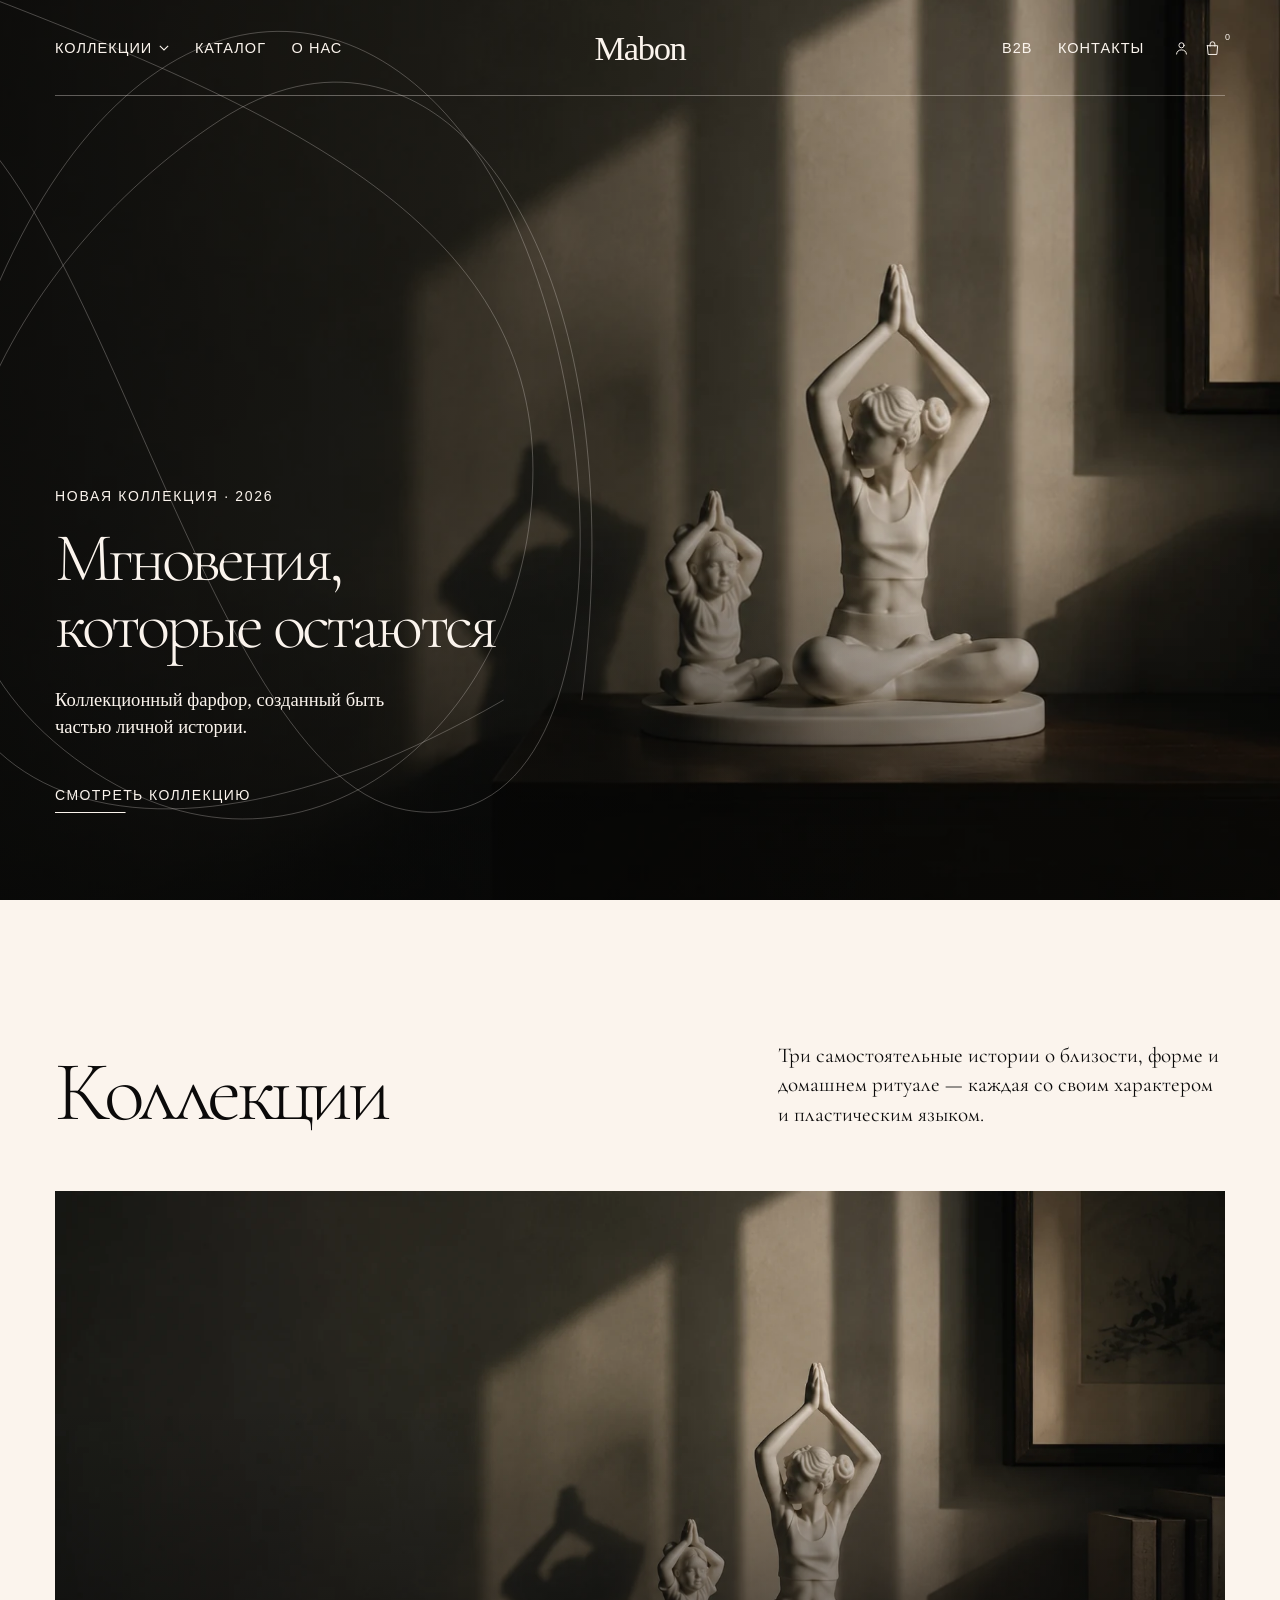
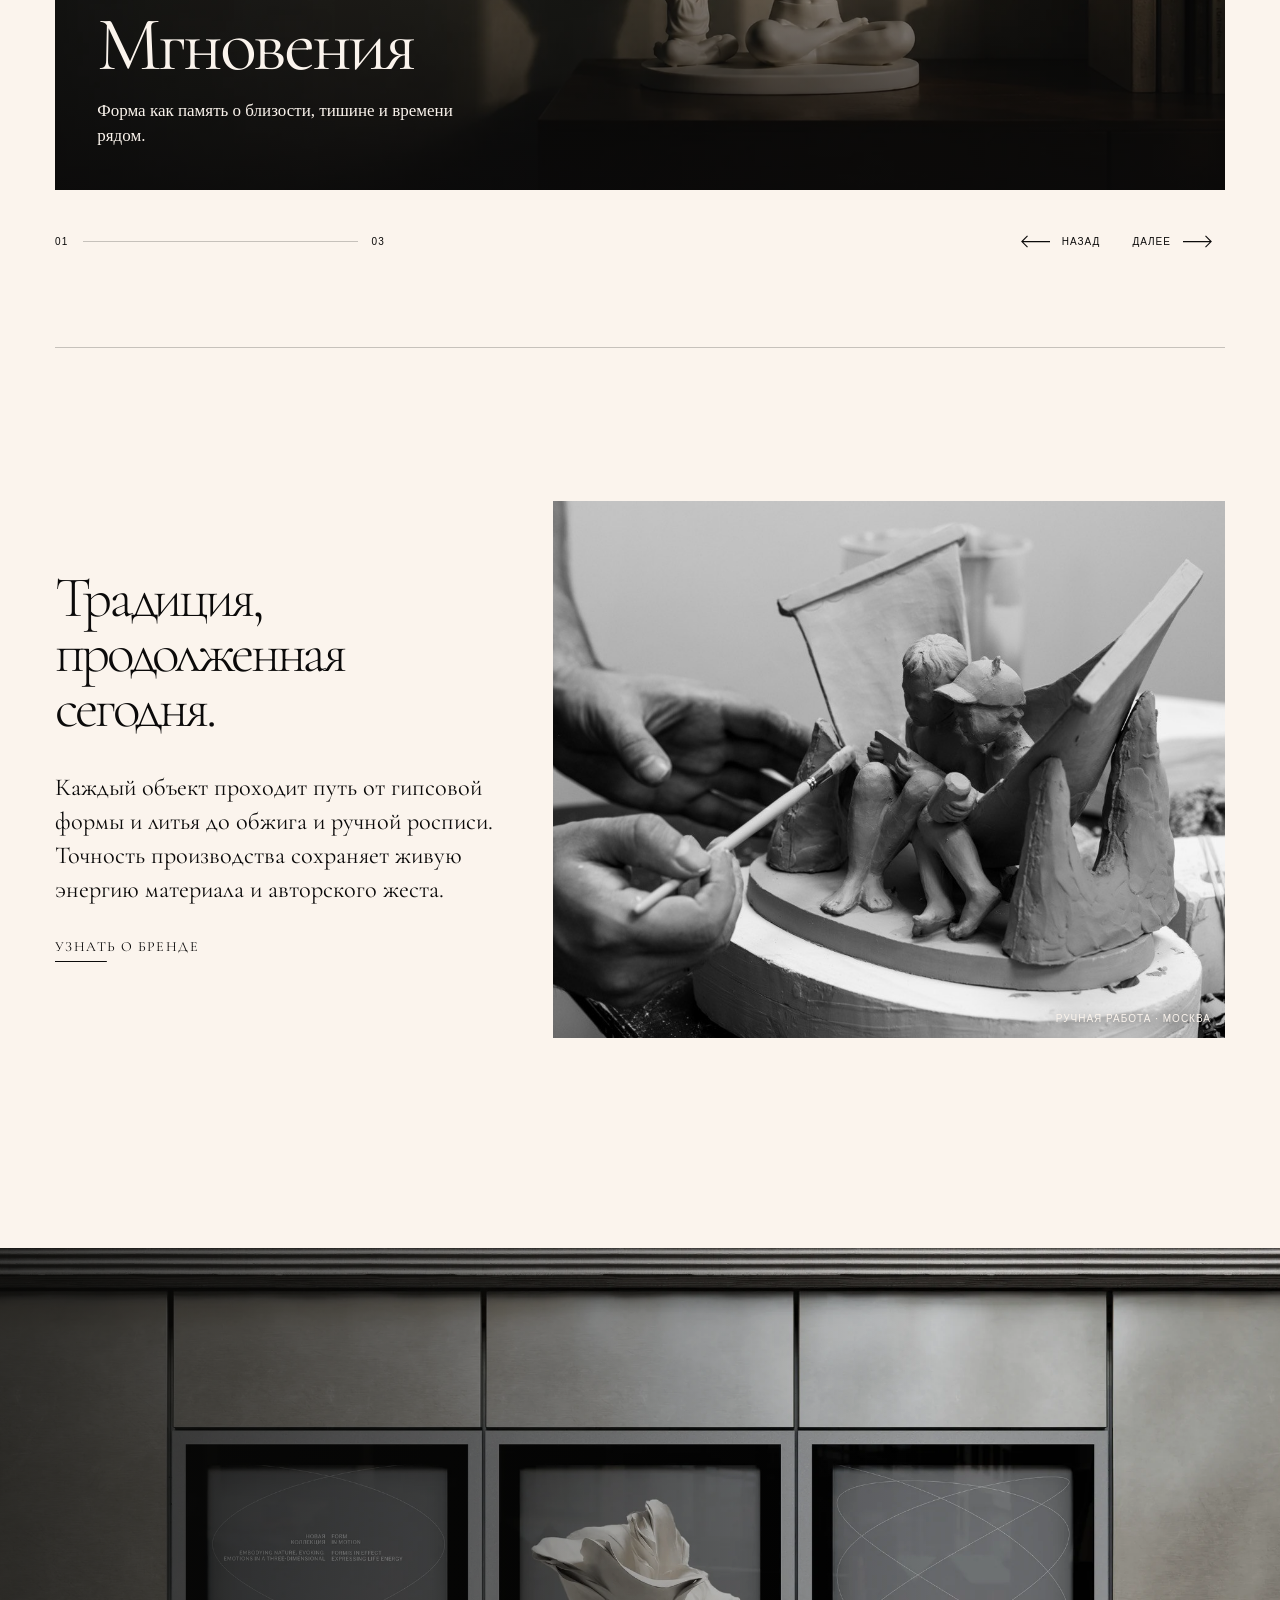
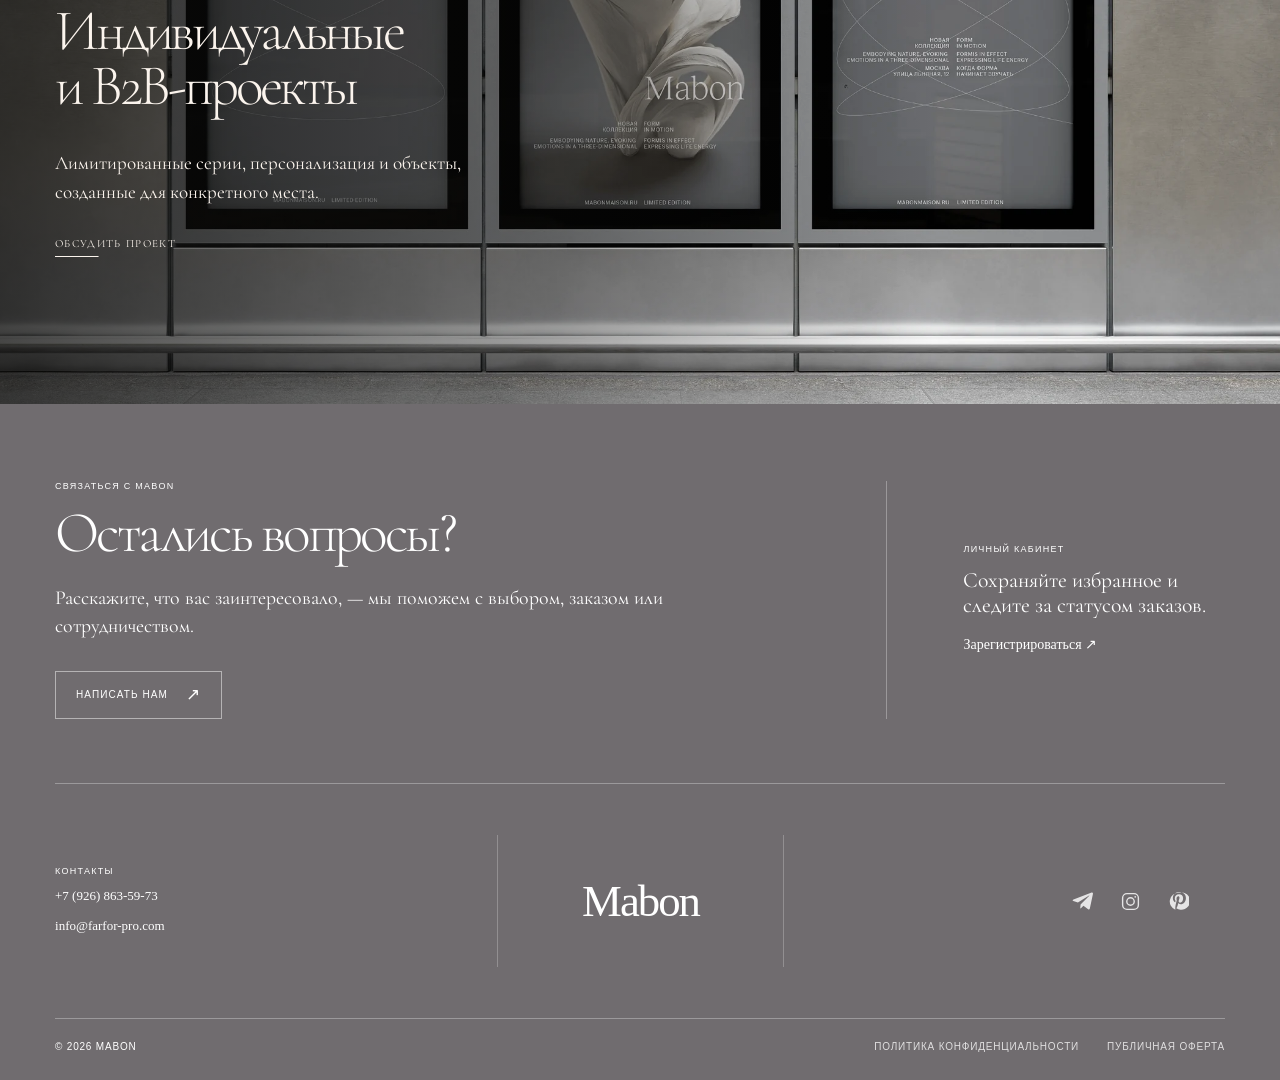
<file: index.html>
<!doctype html>
<html lang="ru">
  <head>
    <meta charset="UTF-8" />
    <meta name="viewport" content="width=device-width, initial-scale=1.0" />
    <meta
      name="description"
      content="Mabon — коллекционные фарфоровые скульптуры и предметы для дома. Искусство, с которым можно жить."
    />
    <meta name="theme-color" content="#fbf4ed" />
    <title>Mabon — коллекционный фарфор</title>
    <link rel="icon" href="data:image/svg+xml,<svg xmlns=%22http://www.w3.org/2000/svg%22 viewBox=%220 0 64 64%22><rect width=%2264%22 height=%2264%22 fill=%22%23fbf4ed%22/><text x=%2210%22 y=%2245%22 font-size=%2243%22 font-family=%22serif%22>M</text></svg>" />
    <link rel="preconnect" href="https://fonts.googleapis.com" />
    <link rel="preconnect" href="https://fonts.gstatic.com" crossorigin />
    <link
      href="https://fonts.googleapis.com/css2?family=Cormorant+Garamond:ital,wght@0,300;0,400;0,500;1,400&amp;display=swap"
      rel="stylesheet"
    />
    <link rel="preload" as="image" href="assets/hero-moments.webp" fetchpriority="high" />
    <link rel="stylesheet" href="styles.css?v=20260814-9" />
  </head>
  <body>
    <a class="skip-link" href="#main">Перейти к содержанию</a>

    <header class="site-header" data-header>
      <div class="header-progress" data-progress></div>
      <nav class="desktop-nav desktop-nav--left" aria-label="Основная навигация">
        <div class="nav-dropdown" data-dropdown>
          <button class="nav-link nav-link--button" type="button" aria-expanded="false" data-dropdown-button>
            Коллекции
            <svg aria-hidden="true" viewBox="0 0 12 7">
              <path d="M1 1l5 5 5-5" />
            </svg>
          </button>
        </div>
        <a class="nav-link" href="#collections">Каталог</a>
        <a class="nav-link" href="about.html">О нас</a>
      </nav>

      <a class="wordmark" href="#top" aria-label="Mabon, на главную">Mabon</a>

      <nav class="desktop-nav desktop-nav--right" aria-label="Дополнительная навигация">
        <a class="nav-link" href="#b2b">B2B</a>
        <a class="nav-link" href="#contact">Контакты</a>
        <div class="header-actions">
          <a class="icon-link account-link js-placeholder" href="#" aria-label="Личный кабинет" data-toast-message="Личный кабинет будет доступен в полной версии сайта">
            <svg aria-hidden="true" viewBox="0 0 24 24">
              <circle cx="12" cy="8" r="3.25" />
              <path d="M5.75 19c.45-3.4 2.55-5.25 6.25-5.25S17.8 15.6 18.25 19" />
            </svg>
          </a>
          <button class="icon-link bag-link" type="button" aria-label="Корзина, 0 товаров" aria-expanded="false" data-bag-button>
            <svg aria-hidden="true" viewBox="0 0 24 24">
              <path d="M5.5 8.5h13l-1 11h-11l-1-11Z" />
              <path d="M9 9V6.5a3 3 0 0 1 6 0V9" />
            </svg>
            <span data-bag-count>0</span>
          </button>
        </div>
      </nav>

      <div class="mobile-header-actions">
        <button class="icon-link bag-link bag-link--mobile" type="button" aria-label="Корзина, 0 товаров" aria-expanded="false" data-bag-button>
          <svg aria-hidden="true" viewBox="0 0 24 24"><path d="M5.5 8.5h13l-1 11h-11l-1-11Z" /><path d="M9 9V6.5a3 3 0 0 1 6 0V9" /></svg>
          <span data-bag-count>0</span>
        </button>
        <button class="menu-toggle" type="button" aria-label="Открыть меню" aria-expanded="false" data-menu-toggle>
          <span></span>
          <span></span>
        </button>
      </div>

      <div class="mega-menu" data-mega-menu>
        <div class="mega-menu__intro">
          <span class="eyebrow">Коллекции Mabon</span>
          <p>Фарфор как форма памяти, движения и личного пространства.</p>
        </div>
        <div class="mega-menu__links">
          <a href="collection.html?collection=moments"><span>01</span> Мгновения</a>
          <a href="collection.html?collection=motya"><span>02</span> Motya MABON</a>
          <a href="collection.html?collection=winter"><span>03</span> Хранители Зимы</a>
        </div>
        <a class="mega-menu__all" href="#collections">
          Смотреть все
          <svg aria-hidden="true" viewBox="0 0 24 12"><path d="M0 6h22M17 1l5 5-5 5" /></svg>
        </a>
      </div>
    </header>

    <div class="mobile-menu" aria-hidden="true" data-mobile-menu>
      <nav aria-label="Мобильная навигация">
        <a href="#collections"><span>01</span> Коллекции</a>
        <a href="#collections"><span>02</span> Каталог</a>
        <a href="about.html"><span>03</span> О нас</a>
        <a href="#b2b"><span>04</span> B2B</a>
        <a href="#contact"><span>05</span> Контакты</a>
        <a class="js-placeholder" href="#" data-toast-message="Личный кабинет будет доступен в полной версии сайта"><span>06</span> Личный кабинет</a>
      </nav>
      <div class="mobile-menu__foot">
        <a href="tel:+79268635973">+7 (926) 863-59-73</a>
        <a href="mailto:info@farfor-pro.com">info@farfor-pro.com</a>
      </div>
    </div>

    <main id="main">
      <section class="hero" id="top" aria-labelledby="hero-title">
        <img
          class="hero__image"
          src="assets/hero-moments.webp"
          alt="Фарфоровые скульптуры Mabon в тёплом вечернем свете"
          width="1672"
          height="941"
          fetchpriority="high"
        />
        <div class="hero__veil"></div>

        <svg class="harmonic harmonic--hero" aria-hidden="true" viewBox="0 0 760 900" preserveAspectRatio="none">
          <path d="M-40 95C180 10 290 770 520 810S740 360 590 150 180 0 60 400 230 920 620 700" />
          <path d="M20-30C370 100 650 210 650 470S400 930 170 750 110 260 330 120 760 240 700 700" />
        </svg>

        <div class="hero__content">
          <p class="hero__eyebrow">Новая коллекция · 2026</p>
          <h1 id="hero-title">
            Мгновения,<br />
            <span>которые остаются</span>
          </h1>
          <p class="hero__copy">Коллекционный фарфор, созданный быть частью личной истории.</p>
          <a class="text-cta text-cta--light" href="#collections">Смотреть коллекцию</a>
        </div>
      </section>

      <section class="collections" id="collections" aria-label="Коллекции">
        <div class="collections__intro section-pad-x reveal">
          <div>
            <h2>Коллекции</h2>
          </div>
          <p>Три самостоятельные истории о близости, форме и домашнем ритуале — каждая со своим характером и пластическим языком.</p>
        </div>

        <div class="collection-track" data-carousel>
          <article class="collection-item reveal">
            <a class="collection-image" href="collection.html?collection=moments" aria-label="Открыть коллекцию Мгновения">
              <img
                src="assets/hero-moments.webp"
                alt="Фарфоровые фигуры из коллекции Мгновения"
                width="1672"
                height="941"
                loading="lazy"
              />
              <div class="collection-overlay">
                <h3>Мгновения</h3>
                <p>Форма как память о близости, тишине и времени рядом.</p>
              </div>
            </a>
          </article>

          <article class="collection-item reveal" data-delay="1">
            <a class="collection-image collection-image--light" href="collection.html?collection=motya" aria-label="Открыть коллекцию Motya MABON">
              <img
                src="assets/collection-forms.webp"
                alt="Белые фарфоровые объекты с рельефной поверхностью"
                width="1704"
                height="923"
                loading="lazy"
              />
              <div class="collection-overlay">
                <h3>Motya MABON</h3>
                <p>Пластика движения, застывшая в свете и белом фарфоре.</p>
              </div>
            </a>
          </article>

          <article class="collection-item reveal" data-delay="2">
            <a class="collection-image" href="collection.html?collection=winter" aria-label="Открыть коллекцию Хранители Зимы">
              <img
                src="assets/mabon-packaging.webp"
                alt="Коллекционные коробки Mabon в направленном свете"
                width="2200"
                height="1238"
                loading="lazy"
              />
              <div class="collection-overlay">
                <h3>Хранители Зимы</h3>
                <p>Сезонная история о хрупкости, свете и домашнем ритуале.</p>
              </div>
            </a>
          </article>
        </div>

        <div class="collection-navigator section-pad-x reveal">
          <div class="collection-count" aria-label="Текущая коллекция">
            <span data-carousel-current>01</span>
            <i></i>
            <span data-carousel-total>03</span>
          </div>
          <div class="collection-navigator__buttons" aria-label="Навигация по коллекциям">
            <button type="button" data-carousel-prev>
              <svg aria-hidden="true" viewBox="0 0 32 14"><path d="M32 7H2M8 1 2 7l6 6" /></svg>
              <span>Назад</span>
            </button>
            <button type="button" data-carousel-next>
              <span>Далее</span>
              <svg aria-hidden="true" viewBox="0 0 32 14"><path d="M0 7h30M24 1l6 6-6 6" /></svg>
            </button>
          </div>
        </div>
      </section>

      <div class="section-divider" aria-hidden="true"></div>

      <section class="about section-pad" id="about" aria-labelledby="about-title">
        <div class="about__content">
          <div class="about__heading reveal">
            <h2 id="about-title">
              <span>Традиция,</span>
              <span>продолженная</span>
              <em>сегодня.</em>
            </h2>
          </div>

          <div class="about__body reveal" data-delay="1">
            <p>
              Каждый объект проходит путь от гипсовой формы и литья до обжига и ручной росписи.
              Точность производства сохраняет живую энергию материала и авторского жеста.
            </p>
            <a class="text-cta" href="about.html">Узнать о бренде</a>
          </div>
        </div>

        <div class="about__media reveal" data-delay="2">
          <img
            src="assets/craft-tradition.jpg"
            alt="Мастер вручную дорабатывает скульптурную форму для фарфоровой композиции"
            width="1280"
            height="853"
            loading="lazy"
          />
          <span>Ручная работа · Москва</span>
        </div>
      </section>

      <section class="atelier" id="b2b" aria-labelledby="atelier-title">
        <img
          src="assets/collection-installation.webp"
          alt="Витрина с объектами и графикой Mabon"
          width="2200"
          height="1238"
          loading="lazy"
        />
        <div class="atelier__veil"></div>
        <div class="atelier__copy reveal">
          <h2 id="atelier-title">Индивидуальные<br />и B2B-проекты</h2>
          <p>Лимитированные серии, персонализация и объекты, созданные для конкретного места.</p>
          <a class="text-cta text-cta--light" href="mailto:info@farfor-pro.com?subject=B2B%20проект%20Mabon">Обсудить проект</a>
        </div>
      </section>

    </main>

    <footer class="footer" id="contact" aria-label="Контакты Mabon">
      <div class="footer__callback">
        <div class="footer__contact-cta">
          <span>Связаться с Mabon</span>
          <h2>Остались вопросы?</h2>
          <p>Расскажите, что вас заинтересовало, — мы поможем с выбором, заказом или сотрудничеством.</p>
          <button class="footer__contact-button" type="button" aria-haspopup="dialog" aria-expanded="false" data-callback-open>
            Написать нам <span aria-hidden="true">↗</span>
          </button>
        </div>

        <form class="callback-form" data-callback-form>
          <div class="callback-form__head">
            <span>Обратная связь</span>
            <h2>Расскажите, чем мы можем помочь</h2>
          </div>

          <div class="callback-form__fields">
            <label class="callback-field">
              <span>Имя</span>
              <input name="name" type="text" autocomplete="name" placeholder="Как к вам обращаться" required data-callback-name />
            </label>
            <label class="callback-field">
              <span>Тема</span>
              <select name="topic" required>
                <option value="">Выберите тему</option>
                <option value="product">Товар или заказ</option>
                <option value="delivery">Доставка и оплата</option>
                <option value="collaboration">Сотрудничество</option>
                <option value="other">Другой вопрос</option>
              </select>
            </label>
            <label class="callback-field callback-field--wide">
              <span>Ваш вопрос</span>
              <textarea name="message" rows="3" maxlength="350" placeholder="Опишите задачу или предмет, который вас заинтересовал" required data-callback-message></textarea>
              <small><span data-callback-count>0</span> / 350</small>
            </label>
          </div>

          <fieldset class="callback-form__methods">
            <legend>Как удобнее ответить?</legend>
            <div>
              <label>
                <input type="radio" name="callback-method" value="email" checked />
                <span>Email</span>
              </label>
              <label>
                <input type="radio" name="callback-method" value="phone" />
                <span>По телефону</span>
              </label>
            </div>
          </fieldset>

          <div class="callback-form__entry">
            <label class="visually-hidden" for="callback-contact" data-callback-label>Электронная почта</label>
            <input
              id="callback-contact"
              name="contact"
              type="email"
              autocomplete="email"
              placeholder="Ваш email"
              required
              data-callback-input
            />
            <button type="submit">
              Отправить
              <span aria-hidden="true">↗</span>
            </button>
          </div>
          <label class="callback-form__consent">
            <input type="checkbox" name="privacy" required />
            <span>Согласен на обработку персональных данных и условия политики конфиденциальности.</span>
          </label>
          <p class="callback-form__status" role="status" aria-live="polite" data-callback-status></p>
        </form>

        <div class="footer__account footer__account--featured">
          <span>Личный кабинет</span>
          <p>Сохраняйте избранное и следите за статусом заказов.</p>
          <a class="js-placeholder" href="#" data-toast-message="Регистрация будет доступна в полной версии сайта">Зарегистрироваться ↗</a>
        </div>
      </div>

      <div class="footer__directory">
        <div class="footer__contact-block">
          <span>Контакты</span>
          <a href="tel:+79268635973">+7 (926) 863-59-73</a>
          <a href="mailto:info@farfor-pro.com">info@farfor-pro.com</a>
        </div>

        <div class="footer__brand">
          <a class="footer__mark" href="#top" aria-label="Mabon, на главную">Mabon</a>
        </div>

        <div class="footer__socials" aria-label="Социальные сети">
          <a class="js-placeholder" href="#" aria-label="Telegram" data-toast-message="Telegram будет доступен в полной версии сайта">
            <svg aria-hidden="true" viewBox="0 0 24 24">
              <path fill="currentColor" d="M9.8 15.5 9.4 20c.55 0 .8-.24 1.08-.53l2.59-2.48 5.37 3.93c.98.55 1.68.26 1.95-.91L23.92 3.5c.36-1.44-.55-2.1-1.49-1.75L1.7 9.75c-1.42.55-1.4 1.33-.24 1.68l5.3 1.65L19.05 5.3c.58-.35 1.11-.16.68.22Z" />
            </svg>
          </a>
          <a class="js-placeholder" href="#" aria-label="Instagram" data-toast-message="Instagram будет доступен в полной версии сайта">
            <svg aria-hidden="true" viewBox="0 0 24 24" fill="none" stroke="currentColor" stroke-width="1.6">
              <rect x="3" y="3" width="18" height="18" rx="5" />
              <circle cx="12" cy="12" r="4.25" />
              <circle cx="17.4" cy="6.7" r="1" fill="currentColor" stroke="none" />
            </svg>
          </a>
          <a class="js-placeholder" href="#" aria-label="Pinterest" data-toast-message="Pinterest будет доступен в полной версии сайта">
            <svg aria-hidden="true" viewBox="0 0 24 24">
              <path fill="currentColor" d="M12 2a10 10 0 0 0-3.64 19.31c-.08-1.64-.02-3.6.41-5.46l1.29-5.44s-.33-.66-.33-1.63c0-1.52.89-2.66 1.98-2.66.93 0 1.38.7 1.38 1.55 0 .94-.59 2.34-.9 3.64-.25 1.09.55 1.98 1.63 1.98 1.95 0 3.45-2.06 3.45-5.03 0-2.63-1.89-4.47-4.58-4.47-3.12 0-4.95 2.34-4.95 4.76 0 .94.36 1.95.81 2.5.09.11.1.2.07.31l-.3 1.27c-.05.2-.17.24-.39.15-1.46-.68-2.37-2.8-2.37-4.51 0-3.68 2.67-7.06 7.7-7.06 4.05 0 7.2 2.88 7.2 6.73 0 4.02-2.53 7.25-6.05 7.25-1.18 0-2.29-.61-2.67-1.34l-.73 2.76c-.26 1.01-.98 2.28-1.46 3.05A10 10 0 1 0 12 2Z" />
            </svg>
          </a>
        </div>
      </div>

      <div class="footer__meta">
        <span>© <span data-year></span> Mabon</span>
        <div>
          <a class="js-placeholder" href="#">Политика конфиденциальности</a>
          <a class="js-placeholder" href="#">Публичная оферта</a>
        </div>
      </div>
    </footer>

    <div class="toast" role="status" aria-live="polite" data-toast>
      <span data-toast-message>Раздел будет доступен в полной версии сайта</span>
    </div>

    <script src="cart.js?v=20260814-2"></script>
    <script src="script.js?v=20260814-2"></script>
  </body>
</html>
</file>
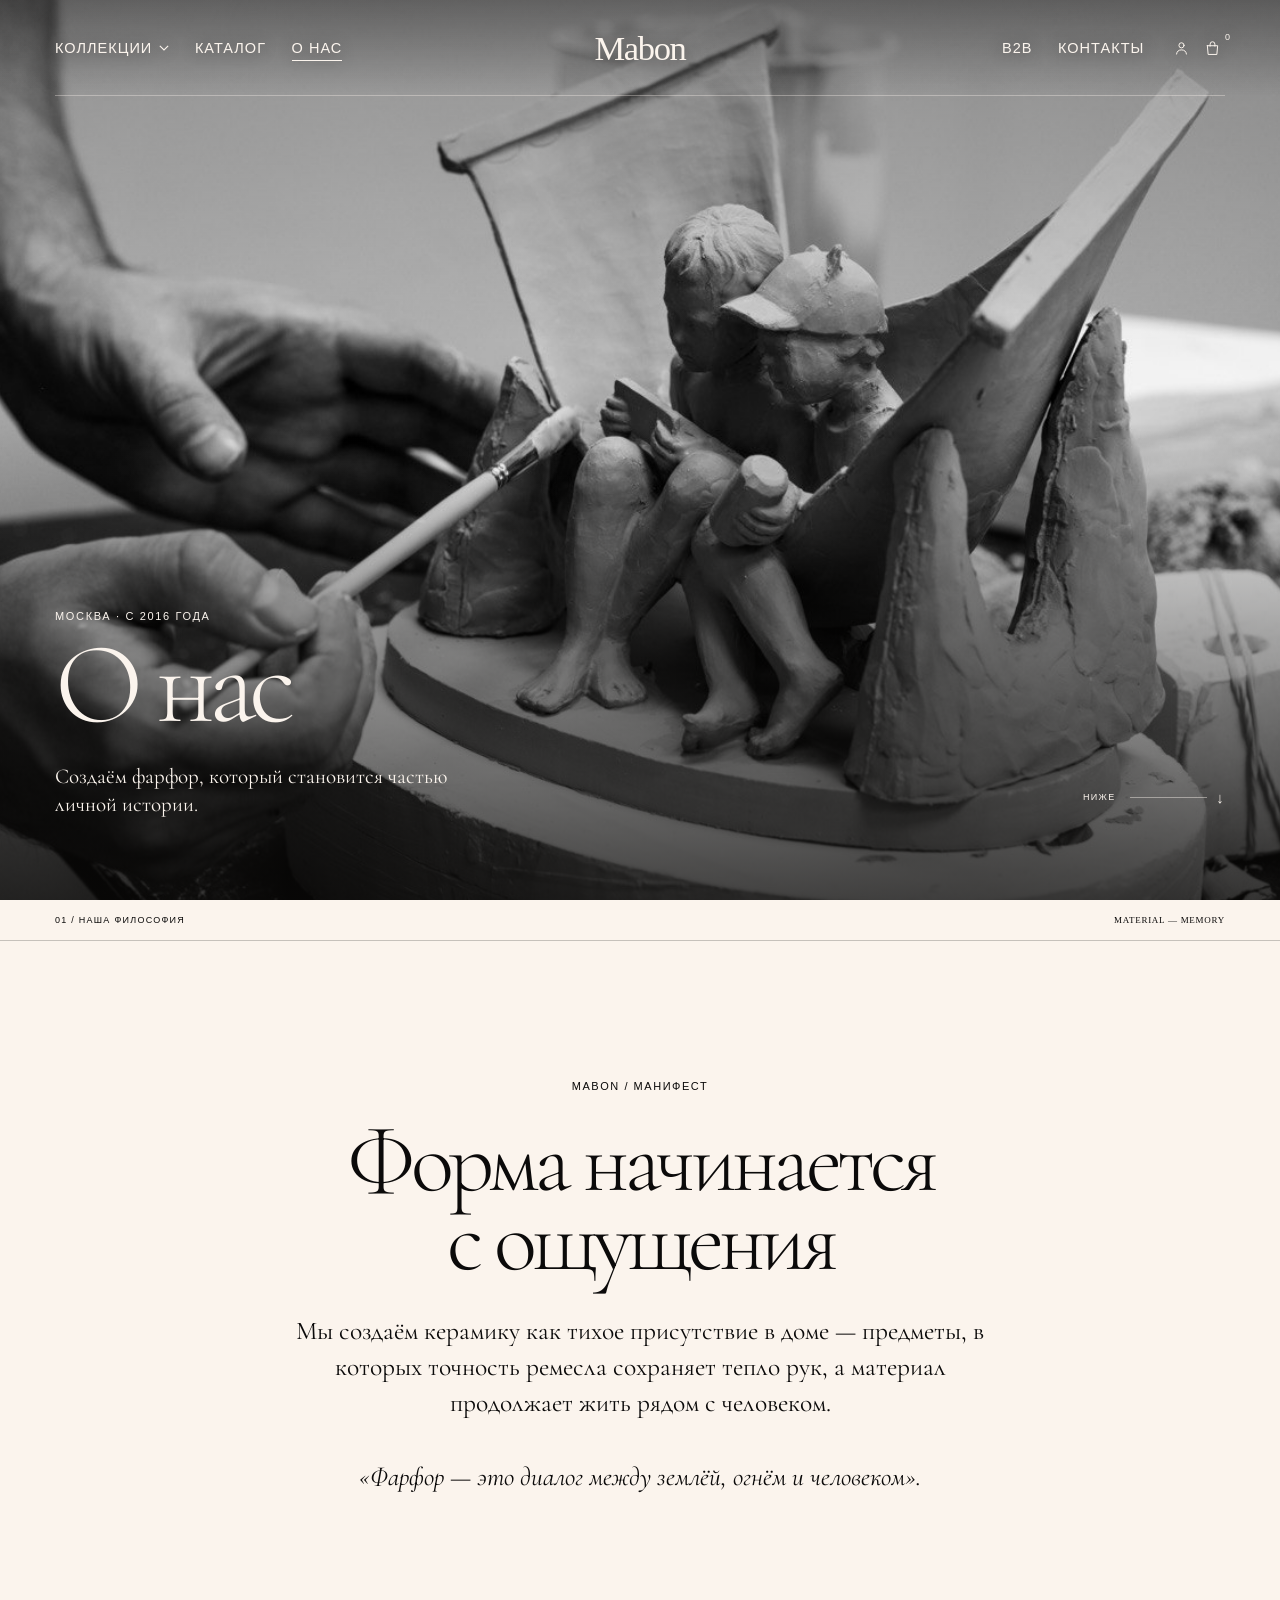
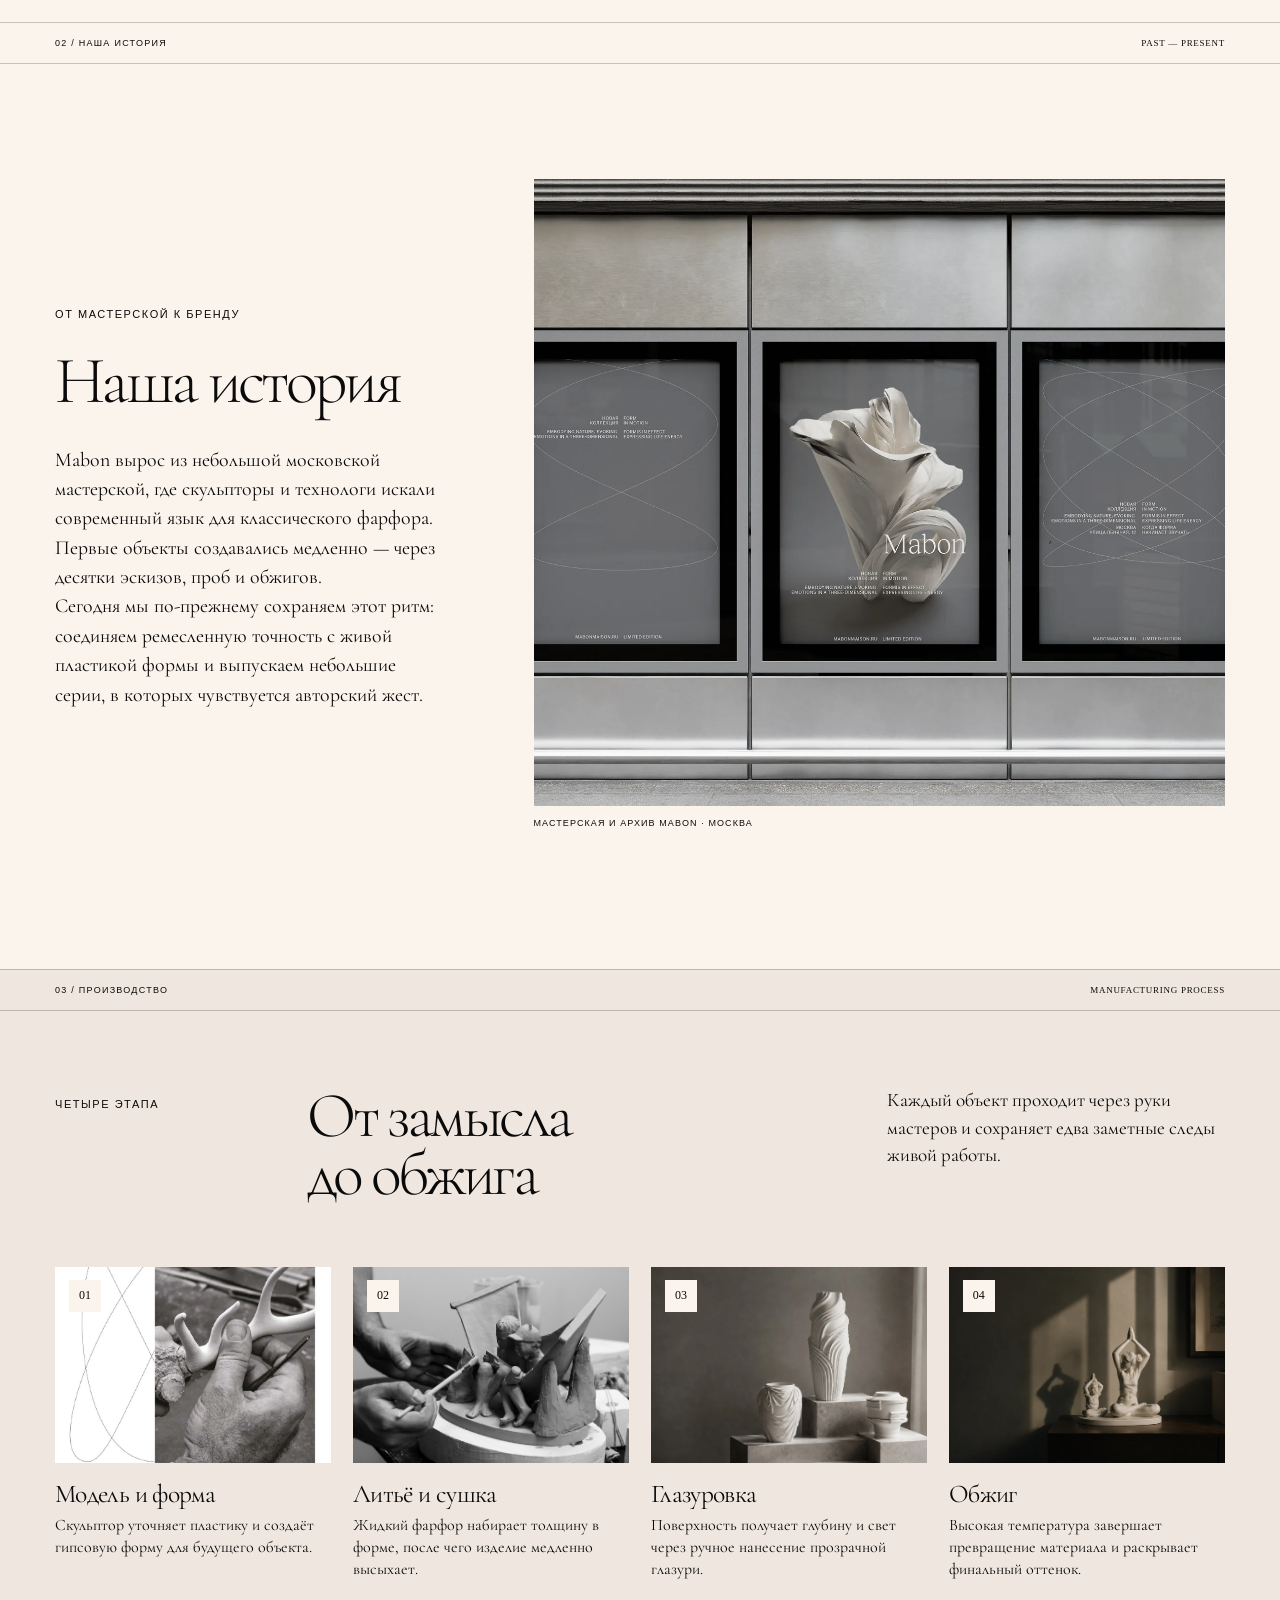
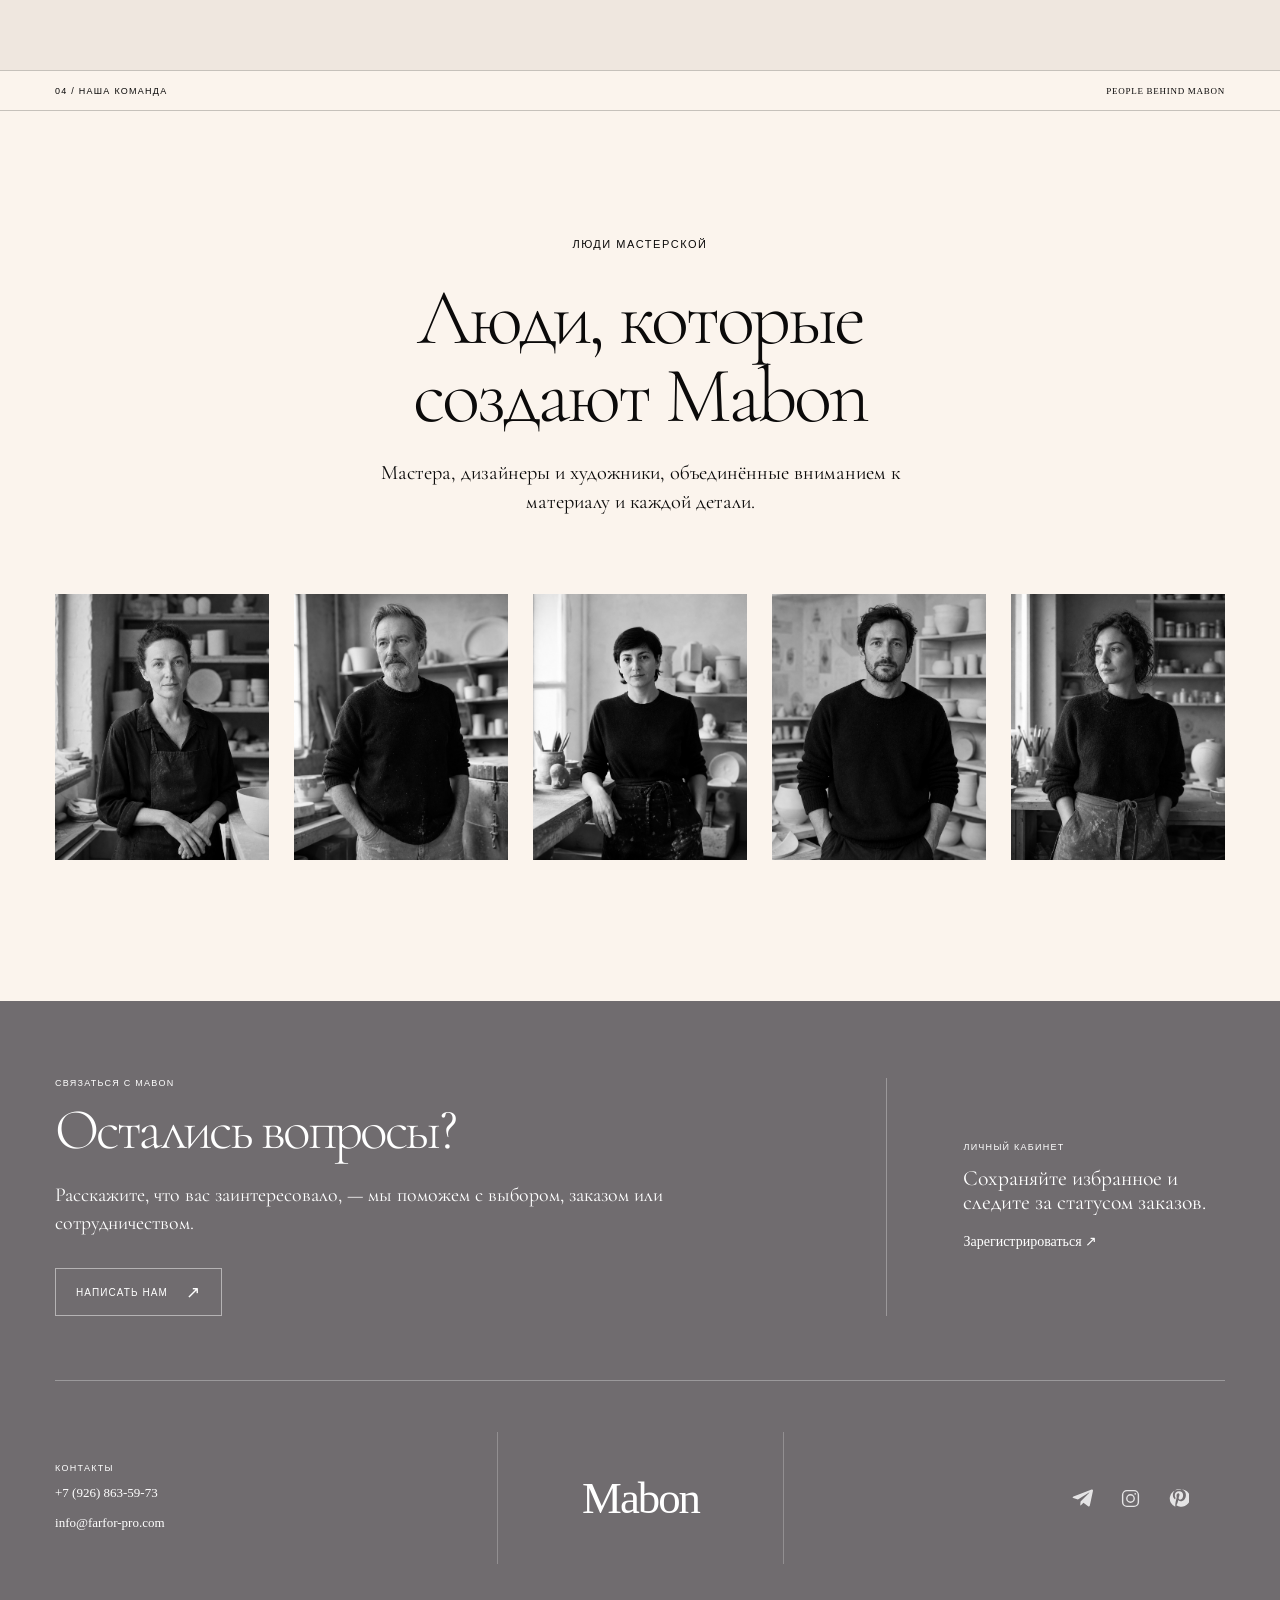
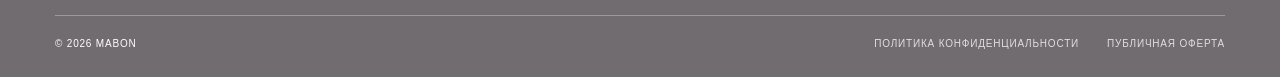
<file: about.html>
<!doctype html>
<html lang="ru">
  <head>
    <meta charset="UTF-8" />
    <meta name="viewport" content="width=device-width, initial-scale=1.0" />
    <meta
      name="description"
      content="О Mabon — философия бренда, история мастерской, этапы производства и команда, которая создаёт коллекционный фарфор."
    />
    <meta name="theme-color" content="#fbf4ed" />
    <title>О нас — Mabon</title>
    <link rel="icon" href="data:image/svg+xml,<svg xmlns=%22http://www.w3.org/2000/svg%22 viewBox=%220 0 64 64%22><rect width=%2264%22 height=%2264%22 fill=%22%23fbf4ed%22/><text x=%2210%22 y=%2245%22 font-size=%2243%22 font-family=%22serif%22>M</text></svg>" />
    <link rel="preconnect" href="https://fonts.googleapis.com" />
    <link rel="preconnect" href="https://fonts.gstatic.com" crossorigin />
    <link
      href="https://fonts.googleapis.com/css2?family=Cormorant+Garamond:ital,wght@0,300;0,400;0,500;1,400&amp;display=swap"
      rel="stylesheet"
    />
    <link rel="preload" as="image" href="assets/craft-tradition.jpg" fetchpriority="high" />
    <link rel="stylesheet" href="styles.css?v=20260814-9" />
  </head>
  <body class="about-page">
    <a class="skip-link" href="#main">Перейти к содержанию</a>

    <header class="site-header" data-header>
      <div class="header-progress" data-progress></div>
      <nav class="desktop-nav desktop-nav--left" aria-label="Основная навигация">
        <div class="nav-dropdown" data-dropdown>
          <button class="nav-link nav-link--button" type="button" aria-expanded="false" data-dropdown-button>
            Коллекции
            <svg aria-hidden="true" viewBox="0 0 12 7"><path d="M1 1l5 5 5-5" /></svg>
          </button>
        </div>
        <a class="nav-link" href="index.html#collections">Каталог</a>
        <a class="nav-link" href="about.html" aria-current="page">О нас</a>
      </nav>

      <a class="wordmark" href="index.html#top" aria-label="Mabon, на главную">Mabon</a>

      <nav class="desktop-nav desktop-nav--right" aria-label="Дополнительная навигация">
        <a class="nav-link" href="index.html#b2b">B2B</a>
        <a class="nav-link" href="#contact">Контакты</a>
        <div class="header-actions">
          <a class="icon-link account-link js-placeholder" href="#" aria-label="Личный кабинет" data-toast-message="Личный кабинет будет доступен в полной версии сайта">
            <svg aria-hidden="true" viewBox="0 0 24 24">
              <circle cx="12" cy="8" r="3.25" />
              <path d="M5.75 19c.45-3.4 2.55-5.25 6.25-5.25S17.8 15.6 18.25 19" />
            </svg>
          </a>
          <button class="icon-link bag-link" type="button" aria-label="Корзина, 0 товаров" aria-expanded="false" data-bag-button>
            <svg aria-hidden="true" viewBox="0 0 24 24">
              <path d="M5.5 8.5h13l-1 11h-11l-1-11Z" />
              <path d="M9 9V6.5a3 3 0 0 1 6 0V9" />
            </svg>
            <span data-bag-count>0</span>
          </button>
        </div>
      </nav>

      <div class="mobile-header-actions">
        <button class="icon-link bag-link bag-link--mobile" type="button" aria-label="Корзина, 0 товаров" aria-expanded="false" data-bag-button>
          <svg aria-hidden="true" viewBox="0 0 24 24"><path d="M5.5 8.5h13l-1 11h-11l-1-11Z" /><path d="M9 9V6.5a3 3 0 0 1 6 0V9" /></svg>
          <span data-bag-count>0</span>
        </button>
        <button class="menu-toggle" type="button" aria-label="Открыть меню" aria-expanded="false" data-menu-toggle>
          <span></span>
          <span></span>
        </button>
      </div>

      <div class="mega-menu" data-mega-menu>
        <div class="mega-menu__intro">
          <span class="eyebrow">Коллекции Mabon</span>
          <p>Фарфор как форма памяти, движения и личного пространства.</p>
        </div>
        <div class="mega-menu__links">
          <a href="collection.html?collection=moments"><span>01</span> Мгновения</a>
          <a href="collection.html?collection=motya"><span>02</span> Motya MABON</a>
          <a href="collection.html?collection=winter"><span>03</span> Хранители Зимы</a>
        </div>
        <a class="mega-menu__all" href="index.html#collections">
          Смотреть все
          <svg aria-hidden="true" viewBox="0 0 24 12"><path d="M0 6h22M17 1l5 5-5 5" /></svg>
        </a>
      </div>
    </header>

    <div class="mobile-menu" aria-hidden="true" data-mobile-menu>
      <nav aria-label="Мобильная навигация">
        <a href="index.html#collections"><span>01</span> Коллекции</a>
        <a href="index.html#collections"><span>02</span> Каталог</a>
        <a href="about.html" aria-current="page"><span>03</span> О нас</a>
        <a href="index.html#b2b"><span>04</span> B2B</a>
        <a href="#contact"><span>05</span> Контакты</a>
        <a class="js-placeholder" href="#" data-toast-message="Личный кабинет будет доступен в полной версии сайта"><span>06</span> Личный кабинет</a>
      </nav>
      <div class="mobile-menu__foot">
        <a href="tel:+79268635973">+7 (926) 863-59-73</a>
        <a href="mailto:info@farfor-pro.com">info@farfor-pro.com</a>
      </div>
    </div>

    <main id="main">
      <section class="about-hero" id="top" aria-labelledby="about-page-title">
        <img
          class="about-hero__image"
          src="assets/craft-tradition.jpg"
          alt="Мастер Mabon работает над скульптурной формой в фарфоровой мастерской"
          width="1280"
          height="853"
          fetchpriority="high"
        />
        <div class="about-hero__veil"></div>
        <div class="about-hero__copy">
          <p>Москва · с 2016 года</p>
          <h1 id="about-page-title">О нас</h1>
          <span>Создаём фарфор, который становится частью личной истории.</span>
        </div>
        <a class="about-hero__scroll" href="#philosophy" aria-label="Перейти ниже, к философии Mabon">
          <span>Ниже</span>
          <i aria-hidden="true"></i>
        </a>
      </section>

      <section class="about-philosophy" id="philosophy" aria-labelledby="philosophy-title">
        <div class="about-band-label reveal">
          <span>01 / Наша философия</span>
          <span>Material — Memory</span>
        </div>
        <div class="about-philosophy__content reveal" data-delay="1">
          <p class="eyebrow">Mabon / манифест</p>
          <h2 id="philosophy-title">Форма начинается<br />с ощущения</h2>
          <p>
            Мы создаём керамику как тихое присутствие в доме — предметы, в которых точность ремесла
            сохраняет тепло рук, а материал продолжает жить рядом с человеком.
          </p>
          <blockquote>«Фарфор — это диалог между землёй, огнём и человеком».</blockquote>
        </div>
      </section>

      <section class="about-story" aria-labelledby="story-title">
        <div class="about-band-label reveal">
          <span>02 / Наша история</span>
          <span>Past — Present</span>
        </div>
        <div class="about-story__layout">
          <div class="about-story__copy reveal">
            <p class="eyebrow">От мастерской к бренду</p>
            <h2 id="story-title">Наша история</h2>
            <p>
              Mabon вырос из небольшой московской мастерской, где скульпторы и технологи искали
              современный язык для классического фарфора. Первые объекты создавались медленно —
              через десятки эскизов, проб и обжигов.
            </p>
            <p>
              Сегодня мы по-прежнему сохраняем этот ритм: соединяем ремесленную точность с живой
              пластикой формы и выпускаем небольшие серии, в которых чувствуется авторский жест.
            </p>
          </div>
          <figure class="about-story__media reveal" data-delay="1">
            <img
              src="assets/collection-installation.webp"
              alt="Экспозиция Mabon с фарфоровыми объектами и эскизами"
              width="2200"
              height="1238"
              loading="lazy"
            />
            <figcaption>Мастерская и архив Mabon · Москва</figcaption>
          </figure>
        </div>
      </section>

      <section class="about-production" aria-labelledby="production-title">
        <div class="about-band-label reveal">
          <span>03 / Производство</span>
          <span>Manufacturing Process</span>
        </div>
        <div class="about-production__intro reveal">
          <p class="eyebrow">Четыре этапа</p>
          <h2 id="production-title">От замысла<br />до обжига</h2>
          <p>Каждый объект проходит через руки мастеров и сохраняет едва заметные следы живой работы.</p>
        </div>

        <div class="production-grid">
          <article class="production-step reveal">
            <div class="production-step__image">
              <img src="assets/craft-process.webp" alt="Создание скульптурной модели вручную" width="765" height="1080" loading="lazy" />
              <span>01</span>
            </div>
            <h3>Модель и форма</h3>
            <p>Скульптор уточняет пластику и создаёт гипсовую форму для будущего объекта.</p>
          </article>
          <article class="production-step reveal" data-delay="1">
            <div class="production-step__image">
              <img src="assets/craft-tradition.jpg" alt="Ручная доработка фарфоровой формы" width="1280" height="853" loading="lazy" />
              <span>02</span>
            </div>
            <h3>Литьё и сушка</h3>
            <p>Жидкий фарфор набирает толщину в форме, после чего изделие медленно высыхает.</p>
          </article>
          <article class="production-step reveal" data-delay="2">
            <div class="production-step__image">
              <img src="assets/collection-forms.webp" alt="Белые фарфоровые объекты после глазуровки" width="1704" height="923" loading="lazy" />
              <span>03</span>
            </div>
            <h3>Глазуровка</h3>
            <p>Поверхность получает глубину и свет через ручное нанесение прозрачной глазури.</p>
          </article>
          <article class="production-step reveal">
            <div class="production-step__image">
              <img src="assets/hero-moments.webp" alt="Готовые фарфоровые скульптуры Mabon" width="1672" height="941" loading="lazy" />
              <span>04</span>
            </div>
            <h3>Обжиг</h3>
            <p>Высокая температура завершает превращение материала и раскрывает финальный оттенок.</p>
          </article>
        </div>
      </section>

      <section class="about-team" aria-labelledby="team-title">
        <div class="about-band-label reveal">
          <span>04 / Наша команда</span>
          <span>People Behind Mabon</span>
        </div>
        <div class="about-team__intro reveal">
          <p class="eyebrow">Люди мастерской</p>
          <h2 id="team-title">Люди, которые<br />создают Mabon</h2>
          <p>Мастера, дизайнеры и художники, объединённые вниманием к материалу и каждой детали.</p>
        </div>

        <div class="team-grid">
          <article class="team-member reveal" tabindex="0" aria-label="Елена Воронова, основатель и арт-директор">
            <img src="assets/team-elena.jpg" alt="Елена Воронова в мастерской Mabon" width="1122" height="1402" loading="lazy" />
            <div class="team-member__overlay">
              <h3>Елена Воронова</h3>
              <p>Основатель / арт-директор</p>
            </div>
          </article>
          <article class="team-member reveal" tabindex="0" data-delay="1" aria-label="Михаил Лебедев, мастер-технолог">
            <img src="assets/team-mikhail.jpg" alt="Михаил Лебедев в мастерской Mabon" width="1122" height="1402" loading="lazy" />
            <div class="team-member__overlay">
              <h3>Михаил Лебедев</h3>
              <p>Мастер-технолог</p>
            </div>
          </article>
          <article class="team-member reveal" tabindex="0" data-delay="2" aria-label="Анна Рубцова, скульптор">
            <img src="assets/team-anna.jpg" alt="Анна Рубцова в мастерской Mabon" width="1122" height="1402" loading="lazy" />
            <div class="team-member__overlay">
              <h3>Анна Рубцова</h3>
              <p>Скульптор</p>
            </div>
          </article>
          <article class="team-member reveal" tabindex="0" aria-label="Павел Орлов, предметный дизайнер">
            <img src="assets/team-pavel.jpg" alt="Павел Орлов в мастерской Mabon" width="1122" height="1402" loading="lazy" />
            <div class="team-member__overlay">
              <h3>Павел Орлов</h3>
              <p>Предметный дизайнер</p>
            </div>
          </article>
          <article class="team-member reveal" tabindex="0" data-delay="1" aria-label="София Миллер, художник по глазурям">
            <img src="assets/team-sofia.jpg" alt="София Миллер в мастерской Mabon" width="1122" height="1402" loading="lazy" />
            <div class="team-member__overlay">
              <h3>София Миллер</h3>
              <p>Художник по глазурям</p>
            </div>
          </article>
        </div>
      </section>
    </main>

    <footer class="footer" id="contact" aria-label="Контакты Mabon">
      <div class="footer__callback">
        <div class="footer__contact-cta">
          <span>Связаться с Mabon</span>
          <h2>Остались вопросы?</h2>
          <p>Расскажите, что вас заинтересовало, — мы поможем с выбором, заказом или сотрудничеством.</p>
          <button class="footer__contact-button" type="button" aria-haspopup="dialog" aria-expanded="false" data-callback-open>
            Написать нам <span aria-hidden="true">↗</span>
          </button>
        </div>

        <form class="callback-form" data-callback-form>
          <div class="callback-form__head">
            <span>Обратная связь</span>
            <h2>Расскажите, чем мы можем помочь</h2>
          </div>
          <div class="callback-form__fields">
            <label class="callback-field">
              <span>Имя</span>
              <input name="name" type="text" autocomplete="name" placeholder="Как к вам обращаться" required data-callback-name />
            </label>
            <label class="callback-field">
              <span>Тема</span>
              <select name="topic" required>
                <option value="">Выберите тему</option>
                <option value="product">Товар или заказ</option>
                <option value="delivery">Доставка и оплата</option>
                <option value="collaboration">Сотрудничество</option>
                <option value="other">Другой вопрос</option>
              </select>
            </label>
            <label class="callback-field callback-field--wide">
              <span>Ваш вопрос</span>
              <textarea name="message" rows="3" maxlength="350" placeholder="Опишите задачу или предмет, который вас заинтересовал" required data-callback-message></textarea>
              <small><span data-callback-count>0</span> / 350</small>
            </label>
          </div>
          <fieldset class="callback-form__methods">
            <legend>Как удобнее ответить?</legend>
            <div>
              <label><input type="radio" name="callback-method" value="email" checked /><span>Email</span></label>
              <label><input type="radio" name="callback-method" value="phone" /><span>По телефону</span></label>
            </div>
          </fieldset>
          <div class="callback-form__entry">
            <label class="visually-hidden" for="callback-contact" data-callback-label>Электронная почта</label>
            <input id="callback-contact" name="contact" type="email" autocomplete="email" placeholder="Ваш email" required data-callback-input />
            <button type="submit">Отправить <span aria-hidden="true">↗</span></button>
          </div>
          <label class="callback-form__consent">
            <input type="checkbox" name="privacy" required />
            <span>Согласен на обработку персональных данных и условия политики конфиденциальности.</span>
          </label>
          <p class="callback-form__status" role="status" aria-live="polite" data-callback-status></p>
        </form>

        <div class="footer__account footer__account--featured">
          <span>Личный кабинет</span>
          <p>Сохраняйте избранное и следите за статусом заказов.</p>
          <a class="js-placeholder" href="#" data-toast-message="Регистрация будет доступна в полной версии сайта">Зарегистрироваться ↗</a>
        </div>
      </div>

      <div class="footer__directory">
        <div class="footer__contact-block">
          <span>Контакты</span>
          <a href="tel:+79268635973">+7 (926) 863-59-73</a>
          <a href="mailto:info@farfor-pro.com">info@farfor-pro.com</a>
        </div>
        <div class="footer__brand">
          <a class="footer__mark" href="#top" aria-label="Mabon, наверх">Mabon</a>
        </div>
        <div class="footer__socials" aria-label="Социальные сети">
          <a class="js-placeholder" href="#" aria-label="Telegram" data-toast-message="Telegram будет доступен в полной версии сайта">
            <svg aria-hidden="true" viewBox="0 0 24 24"><path fill="currentColor" d="M9.8 15.5 9.4 20c.55 0 .8-.24 1.08-.53l2.59-2.48 5.37 3.93c.98.55 1.68.26 1.95-.91L23.92 3.5c.36-1.44-.55-2.1-1.49-1.75L1.7 9.75c-1.42.55-1.4 1.33-.24 1.68l5.3 1.65L19.05 5.3c.58-.35 1.11-.16.68.22Z" /></svg>
          </a>
          <a class="js-placeholder" href="#" aria-label="Instagram" data-toast-message="Instagram будет доступен в полной версии сайта">
            <svg aria-hidden="true" viewBox="0 0 24 24" fill="none" stroke="currentColor" stroke-width="1.6"><rect x="3" y="3" width="18" height="18" rx="5" /><circle cx="12" cy="12" r="4.25" /><circle cx="17.4" cy="6.7" r="1" fill="currentColor" stroke="none" /></svg>
          </a>
          <a class="js-placeholder" href="#" aria-label="Pinterest" data-toast-message="Pinterest будет доступен в полной версии сайта">
            <svg aria-hidden="true" viewBox="0 0 24 24"><path fill="currentColor" d="M12 2a10 10 0 0 0-3.64 19.31c-.08-1.64-.02-3.6.41-5.46l1.29-5.44s-.33-.66-.33-1.63c0-1.52.89-2.66 1.98-2.66.93 0 1.38.7 1.38 1.55 0 .94-.59 2.34-.9 3.64-.25 1.09.55 1.98 1.63 1.98 1.95 0 3.45-2.06 3.45-5.03 0-2.63-1.89-4.47-4.58-4.47-3.12 0-4.95 2.34-4.95 4.76 0 .94.36 1.95.81 2.5.09.11.1.2.07.31l-.3 1.27c-.05.2-.17.24-.39.15-1.46-.68-2.37-2.8-2.37-4.51 0-3.68 2.67-7.06 7.7-7.06 4.05 0 7.2 2.88 7.2 6.73 0 4.02-2.53 7.25-6.05 7.25-1.18 0-2.29-.61-2.67-1.34l-.73 2.76c-.26 1.01-.98 2.28-1.46 3.05A10 10 0 1 0 12 2Z" /></svg>
          </a>
        </div>
      </div>

      <div class="footer__meta">
        <span>© <span data-year></span> Mabon</span>
        <div>
          <a class="js-placeholder" href="#">Политика конфиденциальности</a>
          <a class="js-placeholder" href="#">Публичная оферта</a>
        </div>
      </div>
    </footer>

    <div class="toast" role="status" aria-live="polite" data-toast>
      <span data-toast-message>Раздел будет доступен в полной версии сайта</span>
    </div>
    <script src="cart.js?v=20260814-2"></script>
    <script src="script.js?v=20260814-2"></script>
  </body>
</html>
</file>
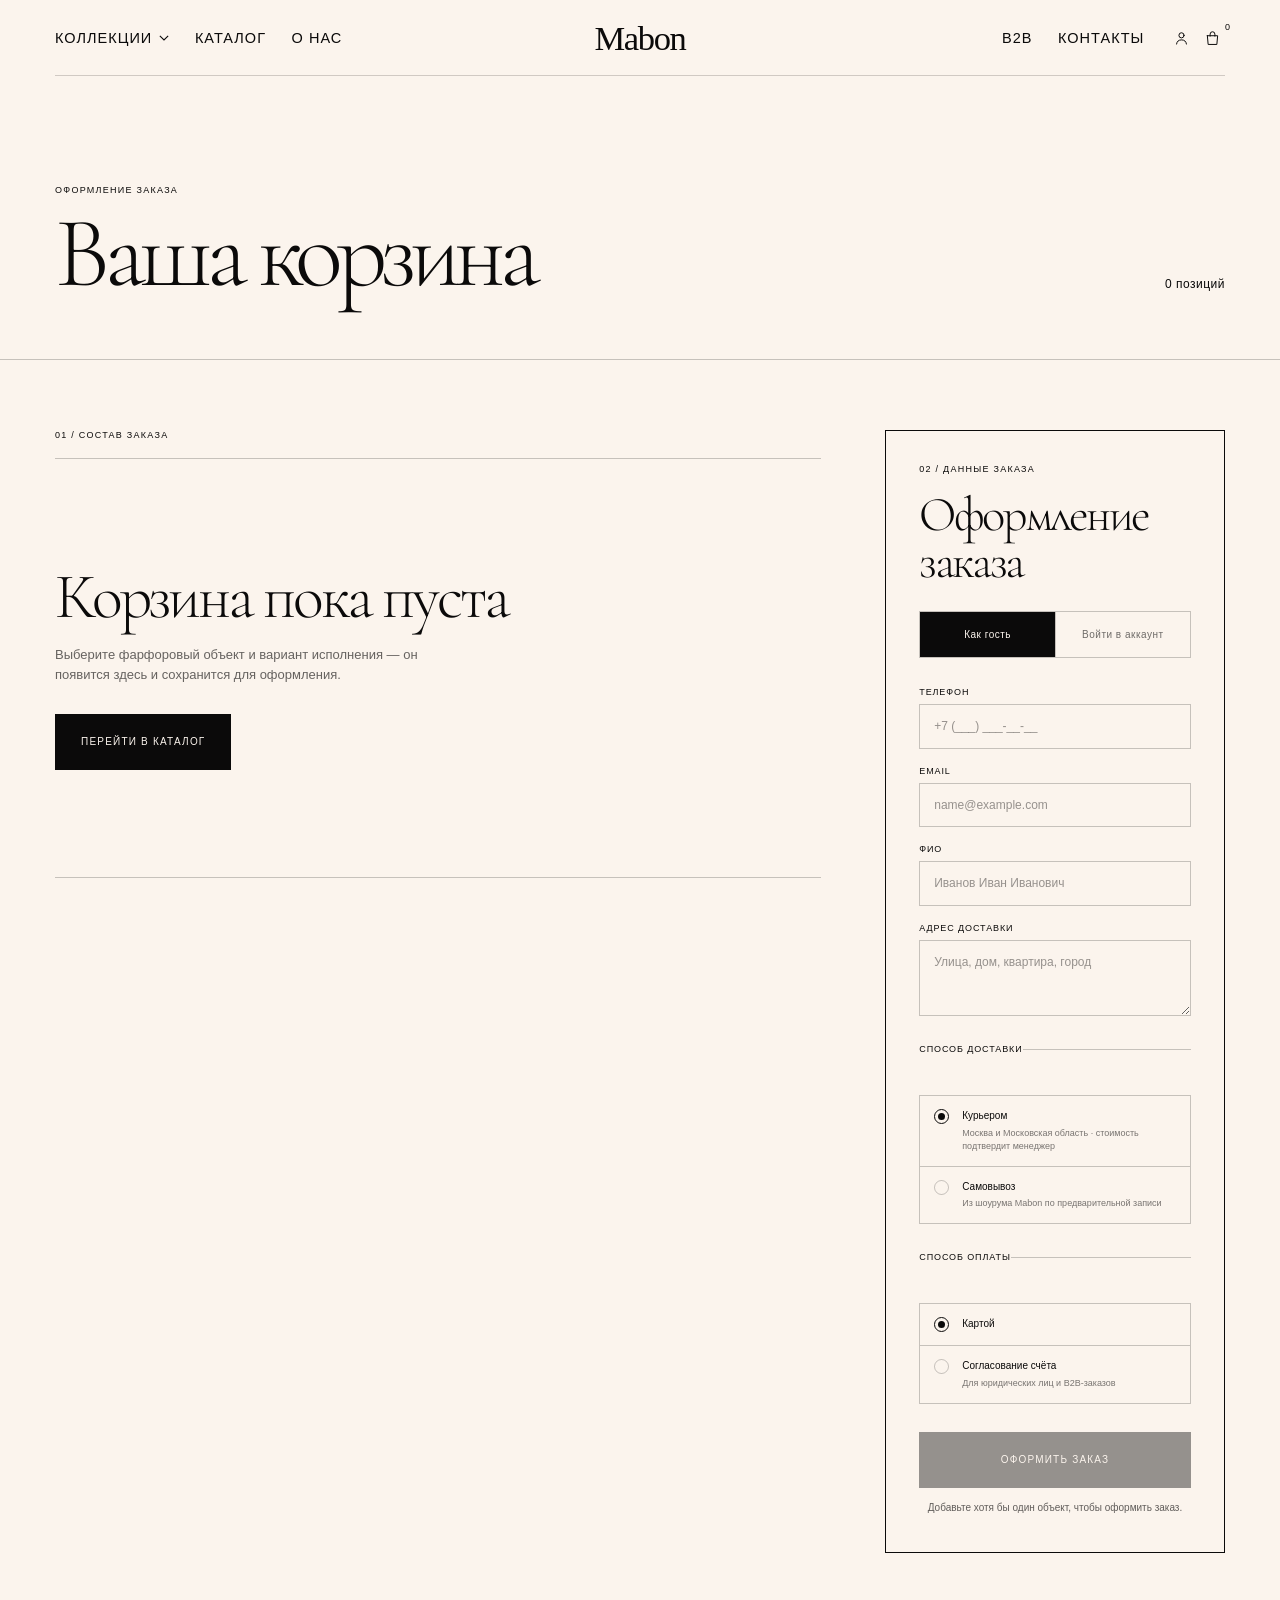
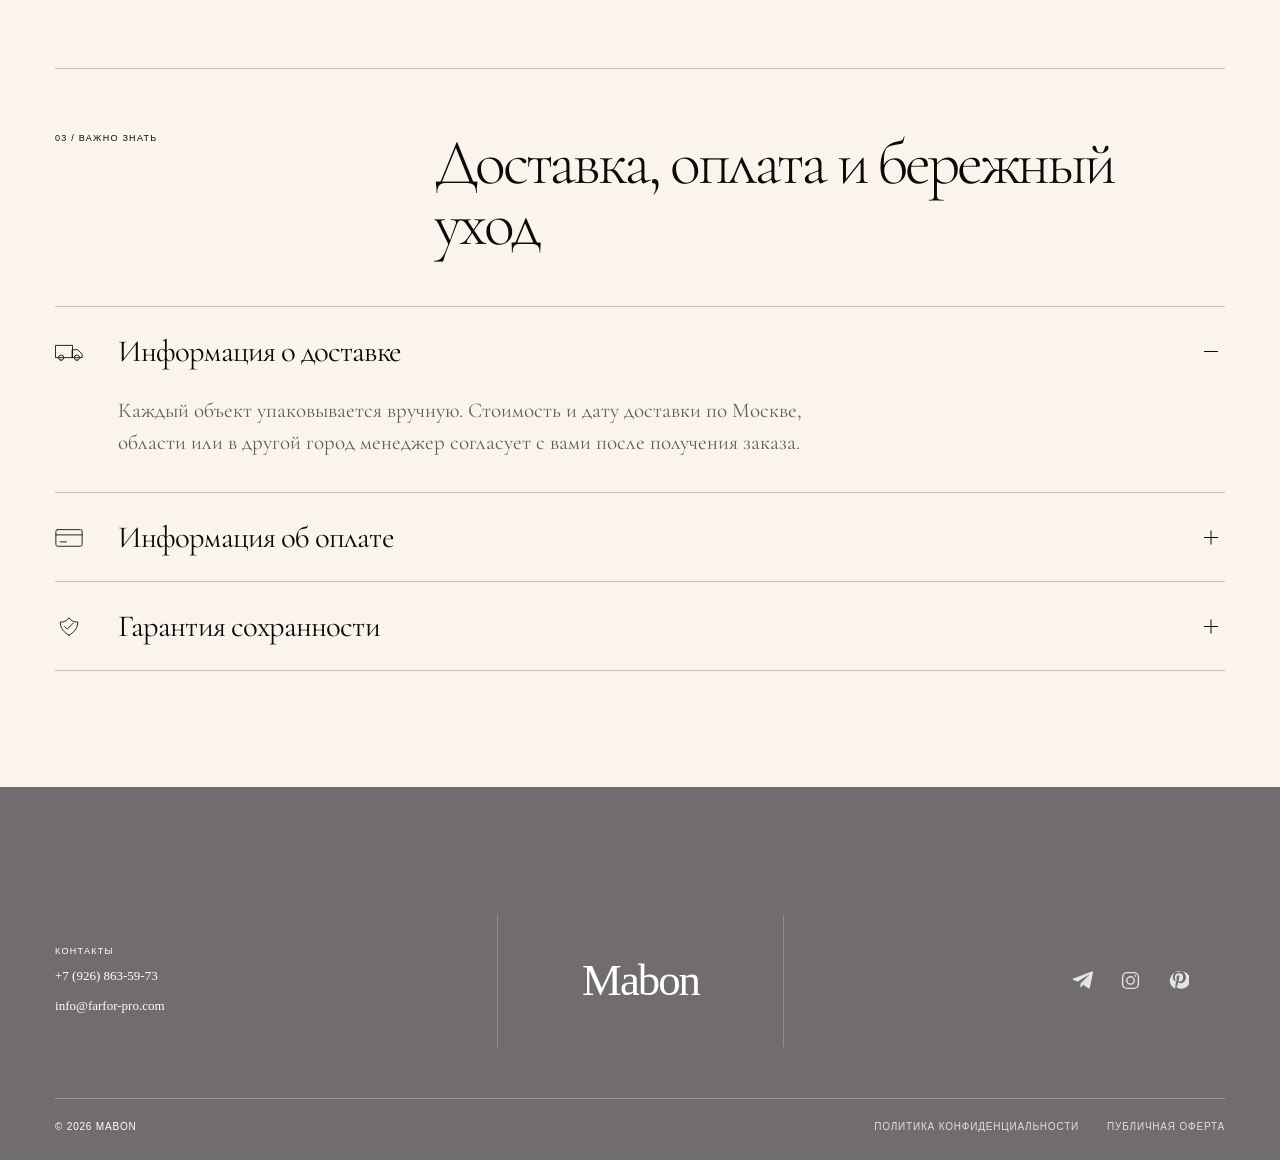
<file: checkout.html>
<!doctype html>
<html lang="ru">
  <head>
    <meta charset="UTF-8" />
    <meta name="viewport" content="width=device-width, initial-scale=1.0" />
    <meta name="description" content="Корзина и оформление заказа Mabon." />
    <meta name="theme-color" content="#fbf4ed" />
    <title>Корзина — Mabon</title>
    <link rel="icon" href="data:image/svg+xml,<svg xmlns=%22http://www.w3.org/2000/svg%22 viewBox=%220 0 64 64%22><rect width=%2264%22 height=%2264%22 fill=%22%23fbf4ed%22/><text x=%2210%22 y=%2245%22 font-size=%2243%22 font-family=%22serif%22>M</text></svg>" />
    <link rel="preconnect" href="https://fonts.googleapis.com" />
    <link rel="preconnect" href="https://fonts.gstatic.com" crossorigin />
    <link
      href="https://fonts.googleapis.com/css2?family=Cormorant+Garamond:ital,wght@0,300;0,400;0,500;1,400&amp;display=swap"
      rel="stylesheet"
    />
    <link rel="stylesheet" href="styles.css?v=20260814-9" />
  </head>
  <body class="checkout-page">
    <a class="skip-link" href="#main">Перейти к содержанию</a>

    <header class="site-header site-header--inner" data-header>
      <div class="header-progress" data-progress></div>
      <nav class="desktop-nav desktop-nav--left" aria-label="Основная навигация">
        <div class="nav-dropdown" data-dropdown>
          <button class="nav-link nav-link--button" type="button" aria-expanded="false" data-dropdown-button>
            Коллекции
            <svg aria-hidden="true" viewBox="0 0 12 7"><path d="M1 1l5 5 5-5" /></svg>
          </button>
        </div>
        <a class="nav-link" href="index.html#collections">Каталог</a>
        <a class="nav-link" href="about.html">О нас</a>
      </nav>

      <a class="wordmark" href="index.html#top" aria-label="Mabon, на главную">Mabon</a>

      <nav class="desktop-nav desktop-nav--right" aria-label="Дополнительная навигация">
        <a class="nav-link" href="index.html#b2b">B2B</a>
        <a class="nav-link" href="#checkout-contact">Контакты</a>
        <div class="header-actions">
          <a class="icon-link account-link js-placeholder" href="#" aria-label="Личный кабинет" data-toast-message="Личный кабинет будет доступен в полной версии сайта">
            <svg aria-hidden="true" viewBox="0 0 24 24">
              <circle cx="12" cy="8" r="3.25" />
              <path d="M5.75 19c.45-3.4 2.55-5.25 6.25-5.25S17.8 15.6 18.25 19" />
            </svg>
          </a>
          <button class="icon-link bag-link" type="button" aria-label="Корзина, 0 товаров" aria-expanded="false" data-bag-button>
            <svg aria-hidden="true" viewBox="0 0 24 24"><path d="M5.5 8.5h13l-1 11h-11l-1-11Z" /><path d="M9 9V6.5a3 3 0 0 1 6 0V9" /></svg>
            <span data-bag-count>0</span>
          </button>
        </div>
      </nav>

      <div class="mobile-header-actions">
        <button class="icon-link bag-link bag-link--mobile" type="button" aria-label="Корзина, 0 товаров" aria-expanded="false" data-bag-button>
          <svg aria-hidden="true" viewBox="0 0 24 24"><path d="M5.5 8.5h13l-1 11h-11l-1-11Z" /><path d="M9 9V6.5a3 3 0 0 1 6 0V9" /></svg>
          <span data-bag-count>0</span>
        </button>
        <button class="menu-toggle" type="button" aria-label="Открыть меню" aria-expanded="false" data-menu-toggle>
          <span></span><span></span>
        </button>
      </div>

      <div class="mega-menu" data-mega-menu>
        <div class="mega-menu__intro">
          <span class="eyebrow">Коллекции Mabon</span>
          <p>Фарфор как форма памяти, движения и личного пространства.</p>
        </div>
        <div class="mega-menu__links">
          <a href="collection.html?collection=moments"><span>01</span> Мгновения</a>
          <a href="collection.html?collection=motya"><span>02</span> Motya MABON</a>
          <a href="collection.html?collection=winter"><span>03</span> Хранители Зимы</a>
        </div>
        <a class="mega-menu__all" href="index.html#collections">Смотреть все <svg aria-hidden="true" viewBox="0 0 24 12"><path d="M0 6h22M17 1l5 5-5 5" /></svg></a>
      </div>
    </header>

    <div class="mobile-menu" aria-hidden="true" data-mobile-menu>
      <nav aria-label="Мобильная навигация">
        <a href="index.html#collections"><span>01</span> Коллекции</a>
        <a href="index.html#collections"><span>02</span> Каталог</a>
        <a href="about.html"><span>03</span> О нас</a>
        <a href="index.html#b2b"><span>04</span> B2B</a>
        <a href="#checkout-contact"><span>05</span> Контакты</a>
        <a class="js-placeholder" href="#" data-toast-message="Личный кабинет будет доступен в полной версии сайта"><span>06</span> Личный кабинет</a>
      </nav>
      <div class="mobile-menu__foot">
        <a href="tel:+79268635973">+7 (926) 863-59-73</a>
        <a href="mailto:info@farfor-pro.com">info@farfor-pro.com</a>
      </div>
    </div>

    <main class="checkout-main" id="main">
      <section class="checkout-hero" aria-labelledby="checkout-title">
        <div class="checkout-hero__copy">
          <span>Оформление заказа</span>
          <h1 id="checkout-title">Ваша корзина</h1>
        </div>
        <p class="checkout-hero__count"><span data-checkout-position-count>0</span> <span data-checkout-position-label>позиций</span></p>
      </section>

      <section class="checkout-layout" aria-label="Корзина и оформление заказа">
        <div class="checkout-cart-column">
          <span class="checkout-column-label">01 / Состав заказа</span>

          <div class="checkout-items" data-checkout-items></div>

          <div class="checkout-empty" hidden data-checkout-empty>
            <h2>Корзина пока пуста</h2>
            <p>Выберите фарфоровый объект и вариант исполнения — он появится здесь и сохранится для оформления.</p>
            <a class="checkout-primary-button" href="index.html#collections">Перейти в каталог</a>
          </div>

          <div class="checkout-summary" data-checkout-summary>
            <div class="checkout-summary__total">
              <span>Полная сумма</span>
              <strong data-checkout-total>0 ₽</strong>
            </div>
          </div>
        </div>

        <aside class="checkout-order" id="checkout-form" aria-labelledby="checkout-form-title">
          <span class="checkout-order__eyebrow">02 / Данные заказа</span>
          <h2 id="checkout-form-title">Оформление заказа</h2>

          <div class="checkout-order__tabs" role="tablist" aria-label="Способ оформления">
            <button class="is-active" type="button" role="tab" aria-selected="true" data-checkout-tab="guest">Как гость</button>
            <button class="js-placeholder" type="button" role="tab" aria-selected="false" data-checkout-tab="account" data-toast-message="Вход в аккаунт будет доступен в полной версии сайта">Войти в аккаунт</button>
          </div>

          <form data-checkout-form novalidate>
            <div class="checkout-fields">
              <label class="checkout-field">
                <span>Телефон</span>
                <input name="phone" type="tel" inputmode="tel" autocomplete="tel" placeholder="+7 (___) ___-__-__" required />
              </label>
              <label class="checkout-field">
                <span>Email</span>
                <input name="email" type="email" autocomplete="email" placeholder="name@example.com" required />
              </label>
              <label class="checkout-field">
                <span>ФИО</span>
                <input name="fullname" type="text" autocomplete="name" placeholder="Иванов Иван Иванович" required />
              </label>
              <label class="checkout-field">
                <span>Адрес доставки</span>
                <textarea name="address" autocomplete="street-address" placeholder="Улица, дом, квартира, город" required></textarea>
              </label>
            </div>

            <fieldset class="checkout-options">
              <legend>Способ доставки</legend>
              <label class="checkout-option">
                <input type="radio" name="delivery" value="courier" checked />
                <span class="checkout-option__dot" aria-hidden="true"></span>
                <span class="checkout-option__copy">Курьером<small>Москва и Московская область · стоимость подтвердит менеджер</small></span>
              </label>
              <label class="checkout-option">
                <input type="radio" name="delivery" value="pickup" />
                <span class="checkout-option__dot" aria-hidden="true"></span>
                <span class="checkout-option__copy">Самовывоз<small>Из шоурума Mabon по предварительной записи</small></span>
              </label>
            </fieldset>

            <fieldset class="checkout-options">
              <legend>Способ оплаты</legend>
              <label class="checkout-option">
                <input type="radio" name="payment" value="card" checked />
                <span class="checkout-option__dot" aria-hidden="true"></span>
                <span class="checkout-option__copy">Картой</span>
              </label>
              <label class="checkout-option">
                <input type="radio" name="payment" value="b2b" />
                <span class="checkout-option__dot" aria-hidden="true"></span>
                <span class="checkout-option__copy">Согласование счёта<small>Для юридических лиц и B2B-заказов</small></span>
              </label>
            </fieldset>

            <button class="checkout-primary-button" type="submit" data-checkout-submit>Оформить заказ</button>
            <p class="checkout-order__status" role="status" aria-live="polite" data-checkout-status></p>
          </form>
        </aside>
      </section>

      <section class="checkout-info" aria-labelledby="checkout-info-title">
        <div class="checkout-info__head">
          <span>03 / Важно знать</span>
          <h2 id="checkout-info-title">Доставка, оплата и бережный уход</h2>
        </div>

        <details class="checkout-detail" open>
          <summary>
            <svg class="checkout-detail__icon" aria-hidden="true" viewBox="0 0 32 24"><path d="M1 5h19v14H1zM20 10h6l5 5v4H20zM7 22a3 3 0 1 0 0-6 3 3 0 0 0 0 6ZM25 22a3 3 0 1 0 0-6 3 3 0 0 0 0 6Z" /></svg>
            <strong>Информация о доставке</strong>
            <span class="checkout-detail__toggle" aria-hidden="true"></span>
          </summary>
          <div class="checkout-detail__content">Каждый объект упаковывается вручную. Стоимость и дату доставки по Москве, области или в другой город менеджер согласует с вами после получения заказа.</div>
        </details>

        <details class="checkout-detail">
          <summary>
            <svg class="checkout-detail__icon" aria-hidden="true" viewBox="0 0 32 24"><rect x="1" y="3" width="30" height="19" rx="2" /><path d="M1 9h30M6 17h7" /></svg>
            <strong>Информация об оплате</strong>
            <span class="checkout-detail__toggle" aria-hidden="true"></span>
          </summary>
          <div class="checkout-detail__content">После подтверждения наличия или срока изготовления мы отправим безопасную ссылку на оплату. Для B2B-заказов подготовим счёт и комплект документов.</div>
        </details>

        <details class="checkout-detail">
          <summary>
            <svg class="checkout-detail__icon" aria-hidden="true" viewBox="0 0 32 24"><path d="M16 22c7-4 10-9 10-15-5 0-8-2-10-5-2 3-5 5-10 5 0 6 3 11 10 15Z" /><path d="m11 12 3 3 7-7" /></svg>
            <strong>Гарантия сохранности</strong>
            <span class="checkout-detail__toggle" aria-hidden="true"></span>
          </summary>
          <div class="checkout-detail__content">Перед отправкой мы проверяем изделие и фиксируем упаковку. Если объект пострадал при доставке, свяжитесь с нами в течение 24 часов — мы поможем решить вопрос.</div>
        </details>
      </section>
    </main>

    <footer class="footer checkout-footer" id="checkout-contact" aria-label="Контакты Mabon">
      <div class="footer__directory">
        <div class="footer__contact-block">
          <span>Контакты</span>
          <a href="tel:+79268635973">+7 (926) 863-59-73</a>
          <a href="mailto:info@farfor-pro.com">info@farfor-pro.com</a>
        </div>
        <div class="footer__brand"><a class="footer__mark" href="index.html#top" aria-label="Mabon, на главную">Mabon</a></div>
        <div class="footer__socials" aria-label="Социальные сети">
          <a class="js-placeholder" href="#" aria-label="Telegram" data-toast-message="Telegram будет доступен в полной версии сайта"><svg aria-hidden="true" viewBox="0 0 24 24"><path fill="currentColor" d="M9.8 15.5 9.4 20c.55 0 .8-.24 1.08-.53l2.59-2.48 5.37 3.93c.98.55 1.68.26 1.95-.91L23.92 3.5c.36-1.44-.55-2.1-1.49-1.75L1.7 9.75c-1.42.55-1.4 1.33-.24 1.68l5.3 1.65L19.05 5.3c.58-.35 1.11-.16.68.22Z" /></svg></a>
          <a class="js-placeholder" href="#" aria-label="Instagram" data-toast-message="Instagram будет доступен в полной версии сайта"><svg aria-hidden="true" viewBox="0 0 24 24" fill="none" stroke="currentColor" stroke-width="1.6"><rect x="3" y="3" width="18" height="18" rx="5" /><circle cx="12" cy="12" r="4.25" /><circle cx="17.4" cy="6.7" r="1" fill="currentColor" stroke="none" /></svg></a>
          <a class="js-placeholder" href="#" aria-label="Pinterest" data-toast-message="Pinterest будет доступен в полной версии сайта"><svg aria-hidden="true" viewBox="0 0 24 24"><path fill="currentColor" d="M12 2a10 10 0 0 0-3.64 19.31c-.08-1.64-.02-3.6.41-5.46l1.29-5.44s-.33-.66-.33-1.63c0-1.52.89-2.66 1.98-2.66.93 0 1.38.7 1.38 1.55 0 .94-.59 2.34-.9 3.64-.25 1.09.55 1.98 1.63 1.98 1.95 0 3.45-2.06 3.45-5.03 0-2.63-1.89-4.47-4.58-4.47-3.12 0-4.95 2.34-4.95 4.76 0 .94.36 1.95.81 2.5.09.11.1.2.07.31l-.3 1.27c-.05.2-.17.24-.39.15-1.46-.68-2.37-2.8-2.37-4.51 0-3.68 2.67-7.06 7.7-7.06 4.05 0 7.2 2.88 7.2 6.73 0 4.02-2.53 7.25-6.05 7.25-1.18 0-2.29-.61-2.67-1.34l-.73 2.76c-.26 1.01-.98 2.28-1.46 3.05A10 10 0 1 0 12 2Z" /></svg></a>
        </div>
      </div>
      <div class="footer__meta">
        <span>© <span data-year></span> Mabon</span>
        <div><a class="js-placeholder" href="#">Политика конфиденциальности</a><a class="js-placeholder" href="#">Публичная оферта</a></div>
      </div>
    </footer>

    <div class="toast" role="status" aria-live="polite" data-toast><span data-toast-message>Раздел будет доступен в полной версии сайта</span></div>

    <script src="cart.js?v=20260814-2"></script>
    <script src="script.js?v=20260814-2"></script>
    <script src="checkout.js?v=20260814-1"></script>
  </body>
</html>
</file>
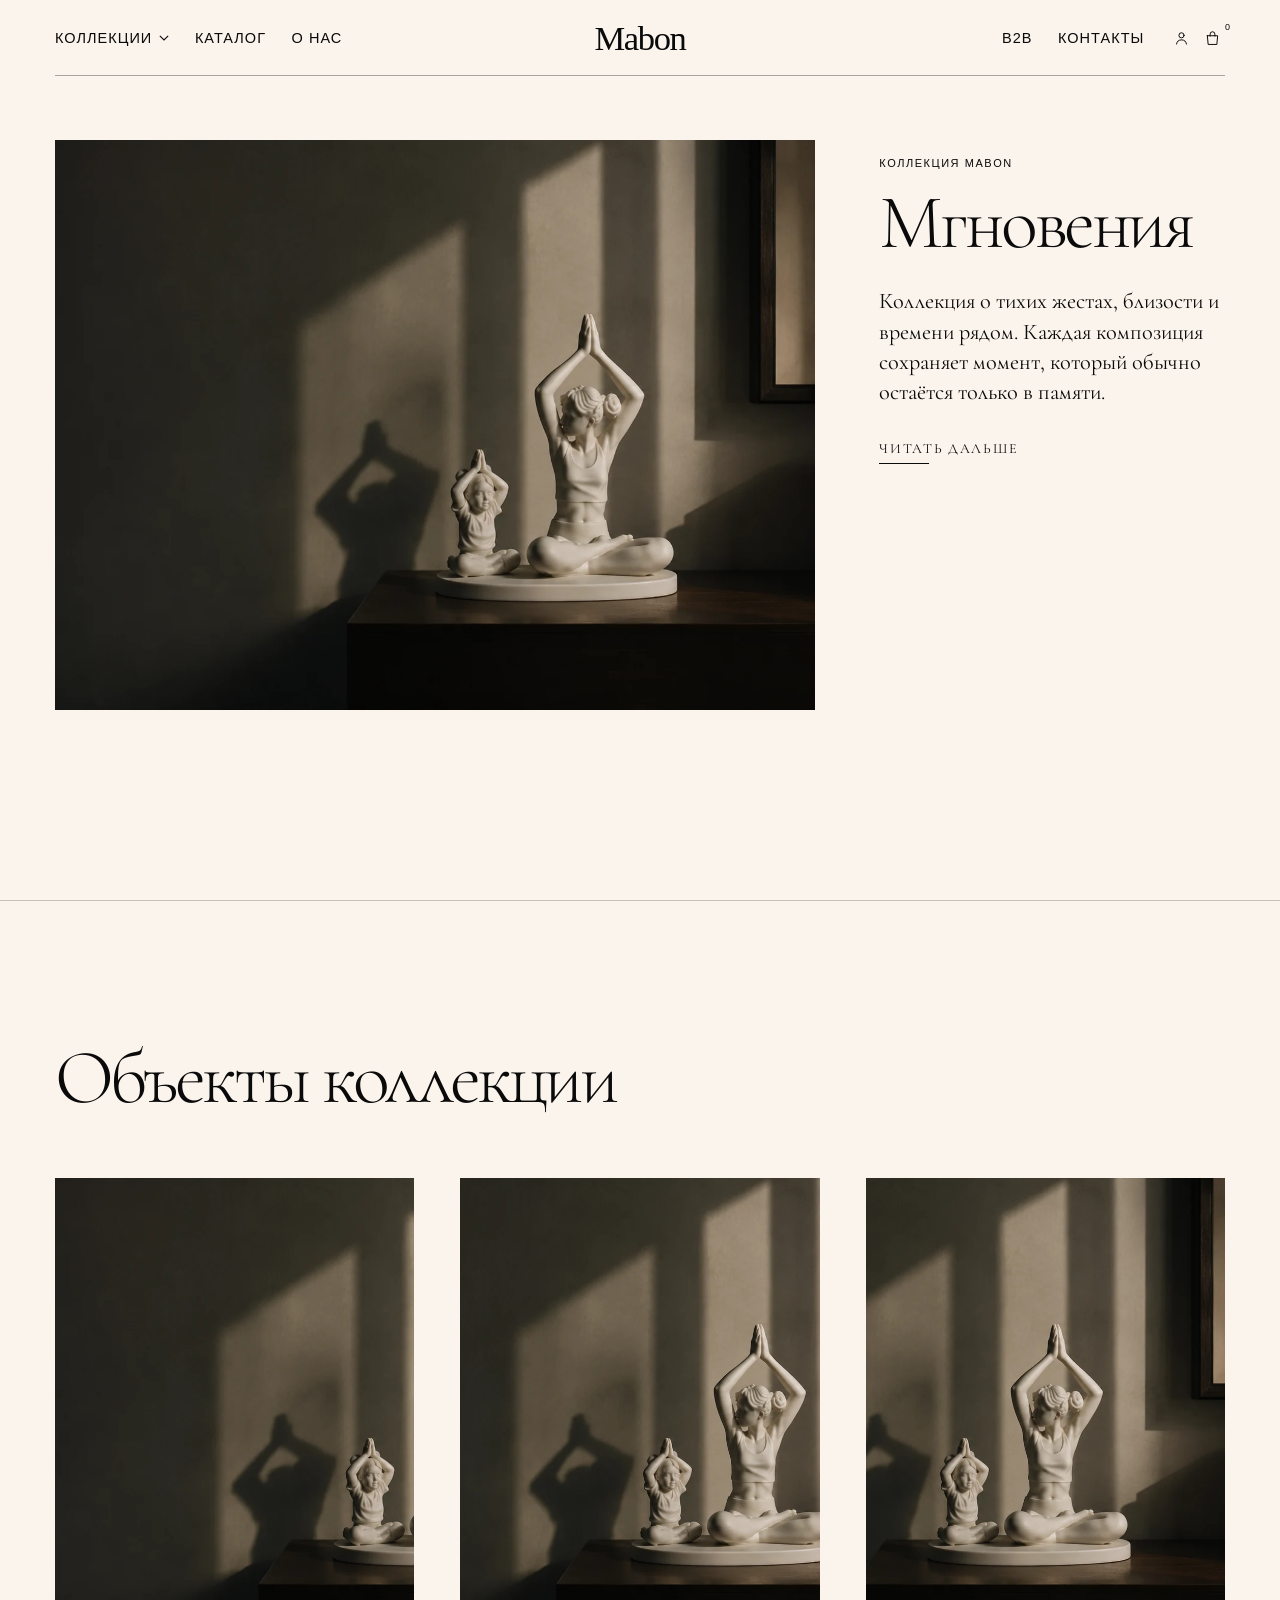
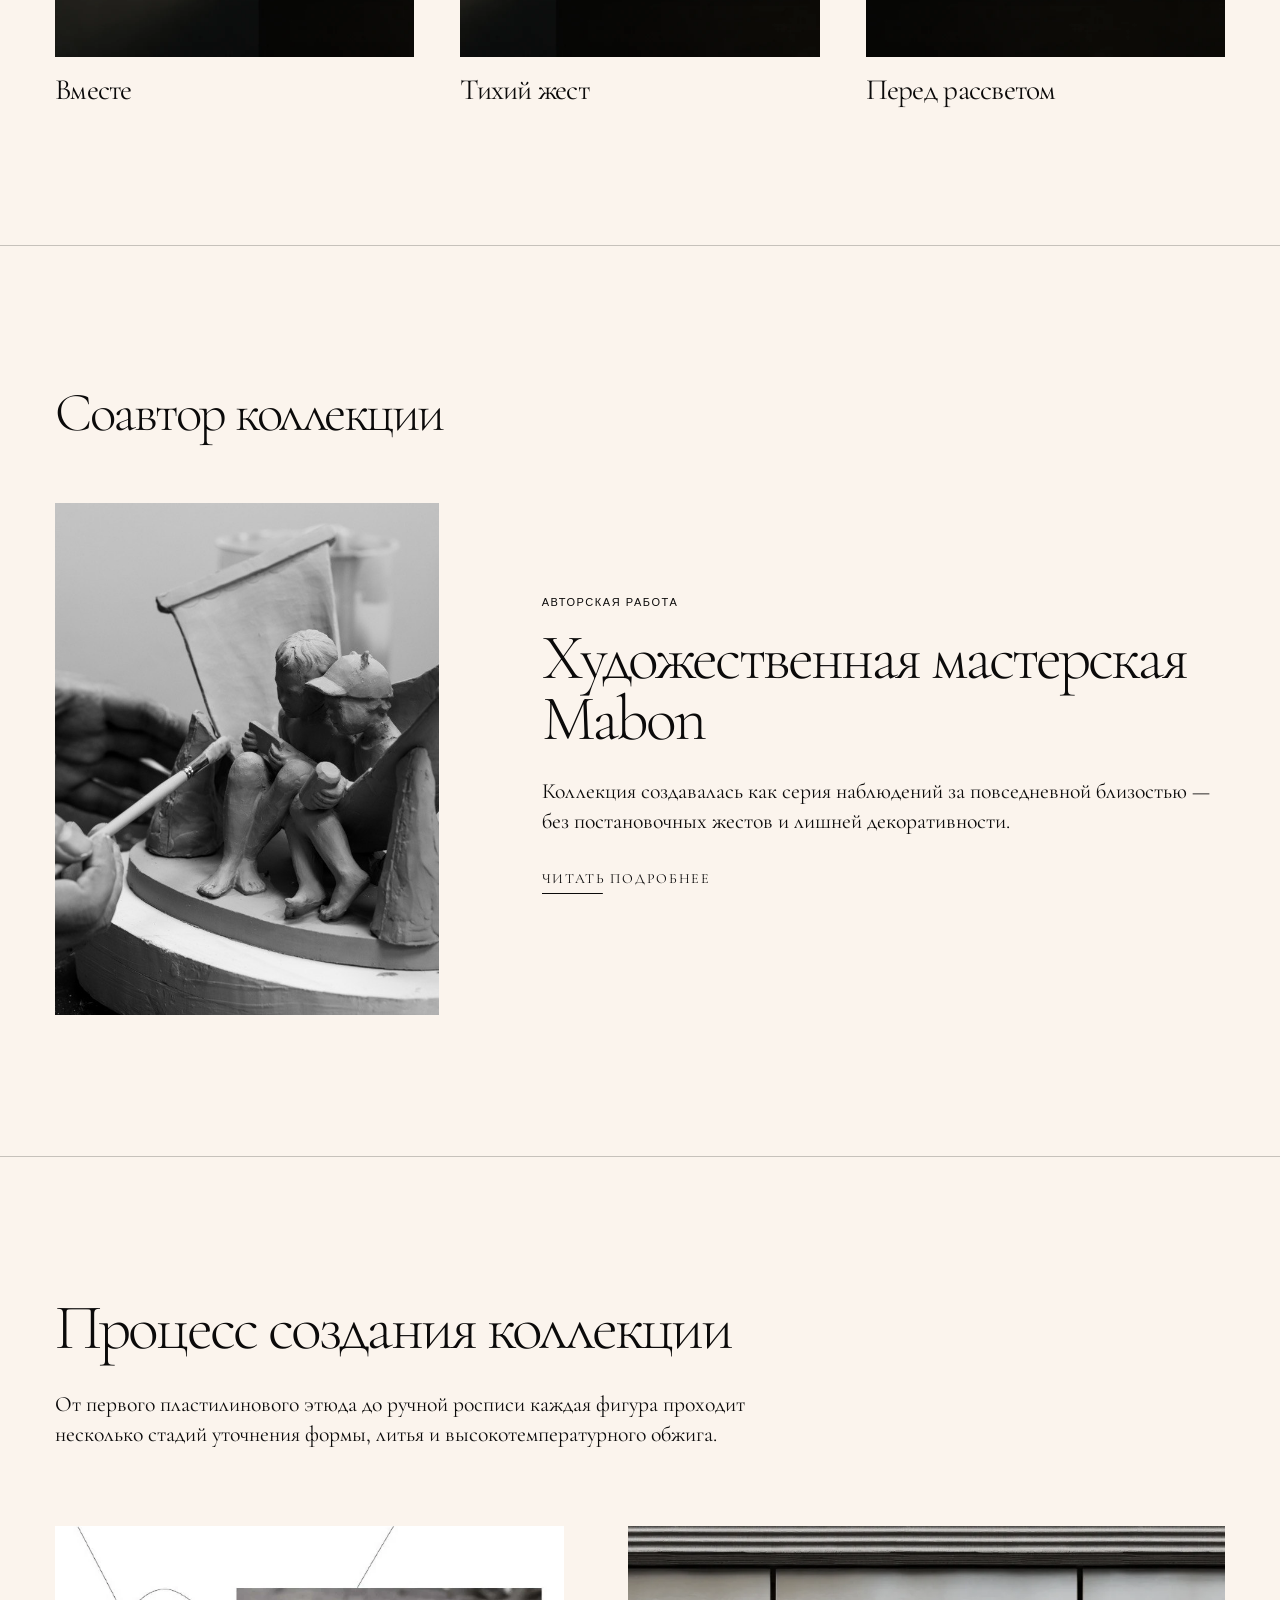
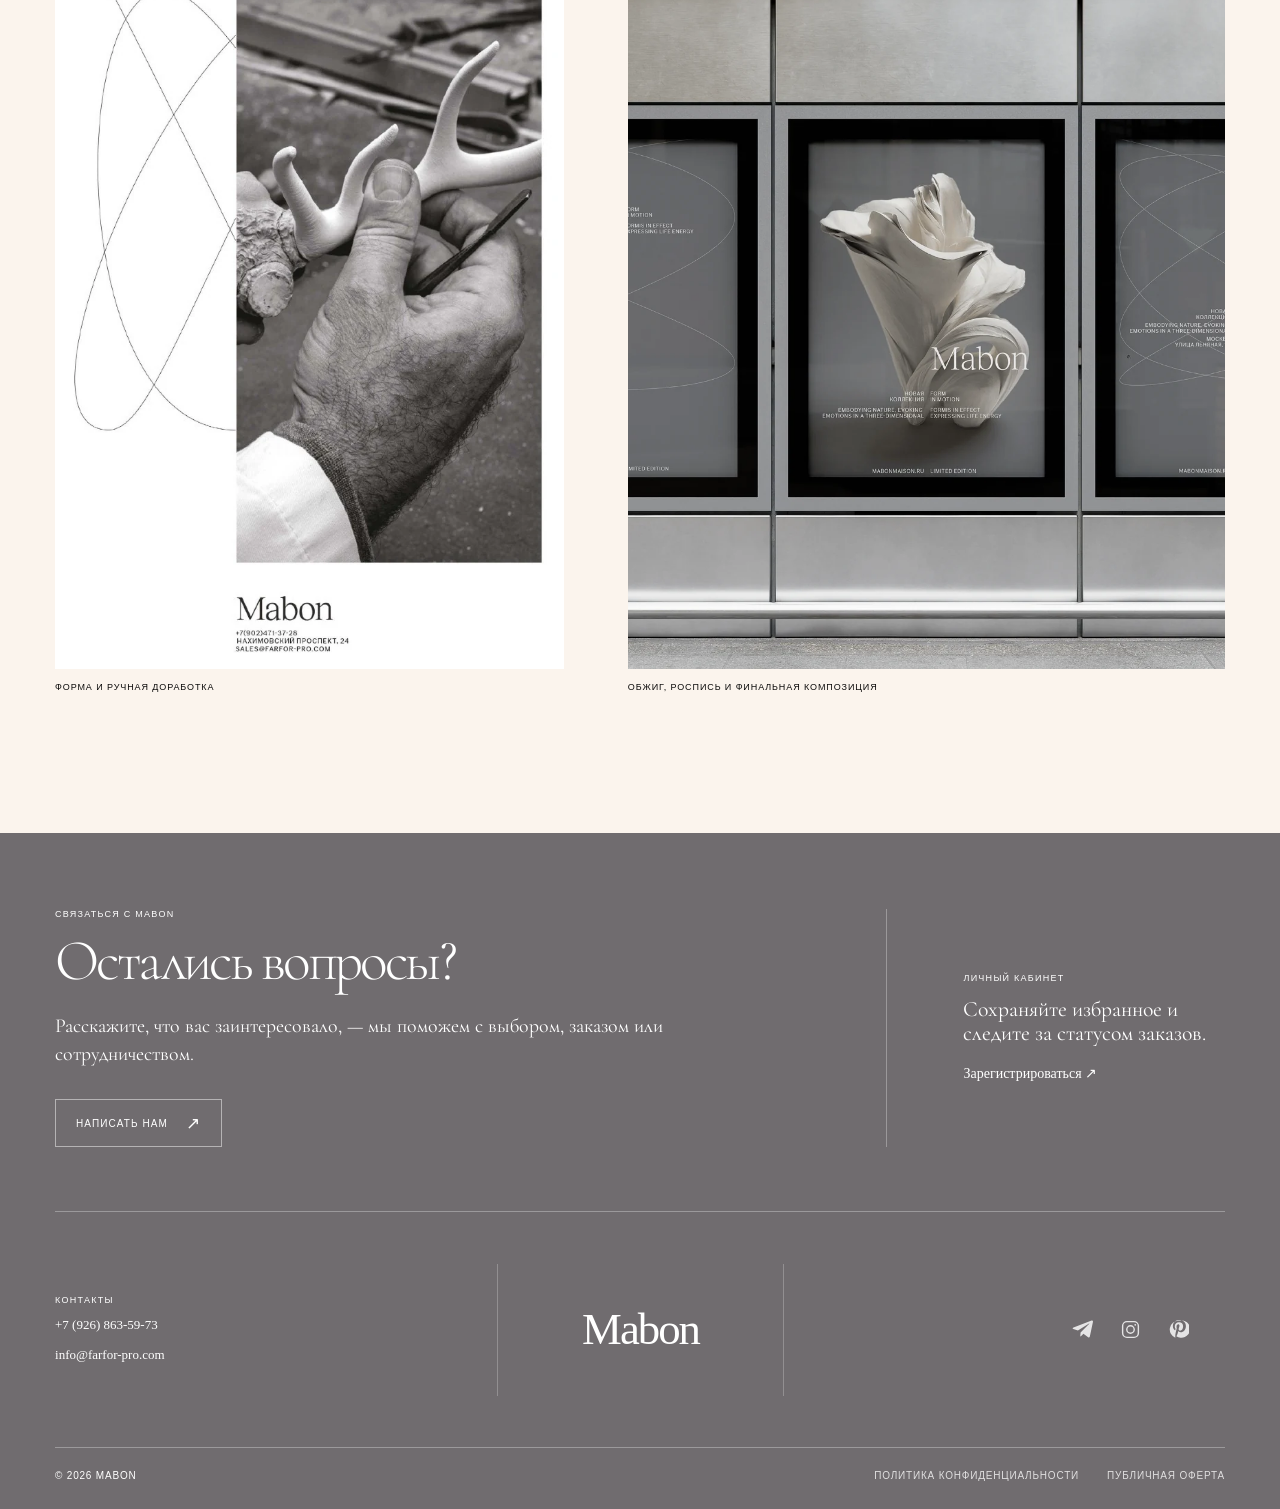
<file: collection.html>
<!doctype html>
<html lang="ru">
  <head>
    <meta charset="UTF-8" />
    <meta name="viewport" content="width=device-width, initial-scale=1.0" />
    <meta
      name="description"
      content="Коллекция Mabon — фарфоровые скульптуры, история создания и авторы."
    />
    <meta name="theme-color" content="#fbf4ed" />
    <title>Коллекция Mabon</title>
    <link rel="icon" href="data:image/svg+xml,<svg xmlns=%22http://www.w3.org/2000/svg%22 viewBox=%220 0 64 64%22><rect width=%2264%22 height=%2264%22 fill=%22%23fbf4ed%22/><text x=%2210%22 y=%2245%22 font-size=%2243%22 font-family=%22serif%22>M</text></svg>" />
    <link rel="preconnect" href="https://fonts.googleapis.com" />
    <link rel="preconnect" href="https://fonts.gstatic.com" crossorigin />
    <link
      href="https://fonts.googleapis.com/css2?family=Cormorant+Garamond:ital,wght@0,300;0,400;0,500;1,400&amp;display=swap"
      rel="stylesheet"
    />
    <link rel="stylesheet" href="styles.css?v=20260814-9" />
  </head>
  <body class="collection-detail-page">
    <a class="skip-link" href="#main">Перейти к содержанию</a>

    <header class="site-header site-header--inner" data-header>
      <div class="header-progress" data-progress></div>
      <nav class="desktop-nav desktop-nav--left" aria-label="Основная навигация">
        <div class="nav-dropdown" data-dropdown>
          <button class="nav-link nav-link--button" type="button" aria-expanded="false" data-dropdown-button>
            Коллекции
            <svg aria-hidden="true" viewBox="0 0 12 7">
              <path d="M1 1l5 5 5-5" />
            </svg>
          </button>
        </div>
        <a class="nav-link" href="index.html#collections">Каталог</a>
        <a class="nav-link" href="about.html">О нас</a>
      </nav>

      <a class="wordmark" href="index.html#top" aria-label="Mabon, на главную">Mabon</a>

      <nav class="desktop-nav desktop-nav--right" aria-label="Дополнительная навигация">
        <a class="nav-link" href="index.html#b2b">B2B</a>
        <a class="nav-link" href="#contact">Контакты</a>
        <div class="header-actions">
          <a class="icon-link account-link js-placeholder" href="#" aria-label="Личный кабинет" data-toast-message="Личный кабинет будет доступен в полной версии сайта">
            <svg aria-hidden="true" viewBox="0 0 24 24">
              <circle cx="12" cy="8" r="3.25" />
              <path d="M5.75 19c.45-3.4 2.55-5.25 6.25-5.25S17.8 15.6 18.25 19" />
            </svg>
          </a>
          <button class="icon-link bag-link" type="button" aria-label="Корзина, 0 товаров" aria-expanded="false" data-bag-button>
            <svg aria-hidden="true" viewBox="0 0 24 24">
              <path d="M5.5 8.5h13l-1 11h-11l-1-11Z" />
              <path d="M9 9V6.5a3 3 0 0 1 6 0V9" />
            </svg>
            <span data-bag-count>0</span>
          </button>
        </div>
      </nav>

      <div class="mobile-header-actions">
        <button class="icon-link bag-link bag-link--mobile" type="button" aria-label="Корзина, 0 товаров" aria-expanded="false" data-bag-button>
          <svg aria-hidden="true" viewBox="0 0 24 24"><path d="M5.5 8.5h13l-1 11h-11l-1-11Z" /><path d="M9 9V6.5a3 3 0 0 1 6 0V9" /></svg>
          <span data-bag-count>0</span>
        </button>
        <button class="menu-toggle" type="button" aria-label="Открыть меню" aria-expanded="false" data-menu-toggle>
          <span></span>
          <span></span>
        </button>
      </div>

      <div class="mega-menu" data-mega-menu>
        <div class="mega-menu__intro">
          <span class="eyebrow">Коллекции Mabon</span>
          <p>Фарфор как форма памяти, движения и личного пространства.</p>
        </div>
        <div class="mega-menu__links">
          <a href="collection.html?collection=moments"><span>01</span> Мгновения</a>
          <a href="collection.html?collection=motya"><span>02</span> Motya MABON</a>
          <a href="collection.html?collection=winter"><span>03</span> Хранители Зимы</a>
        </div>
        <a class="mega-menu__all" href="index.html#collections">
          Смотреть все
          <svg aria-hidden="true" viewBox="0 0 24 12"><path d="M0 6h22M17 1l5 5-5 5" /></svg>
        </a>
      </div>
    </header>

    <div class="mobile-menu" aria-hidden="true" data-mobile-menu>
      <nav aria-label="Мобильная навигация">
        <a href="index.html#collections"><span>01</span> Коллекции</a>
        <a href="index.html#collections"><span>02</span> Каталог</a>
        <a href="about.html"><span>03</span> О нас</a>
        <a href="index.html#b2b"><span>04</span> B2B</a>
        <a href="#contact"><span>05</span> Контакты</a>
        <a class="js-placeholder" href="#" data-toast-message="Личный кабинет будет доступен в полной версии сайта"><span>06</span> Личный кабинет</a>
      </nav>
      <div class="mobile-menu__foot">
        <a href="tel:+79268635973">+7 (926) 863-59-73</a>
        <a href="mailto:info@farfor-pro.com">info@farfor-pro.com</a>
      </div>
    </div>

    <main id="main">
      <section class="collection-story" id="top" aria-labelledby="collection-title">
        <div class="collection-story__media reveal">
          <img
            src="assets/hero-moments.webp"
            alt="Фарфоровые скульптуры коллекции Мгновения"
            width="1672"
            height="941"
            fetchpriority="high"
            data-collection-hero
          />
        </div>

        <div class="collection-story__copy reveal" data-delay="1">
          <span class="eyebrow">Коллекция Mabon</span>
          <h1 id="collection-title" data-collection-title>Мгновения</h1>
          <div class="collection-story__text">
            <p data-collection-lead></p>
            <p hidden data-collection-more></p>
          </div>
          <button class="text-cta collection-read-more" type="button" aria-expanded="false" data-story-toggle>
            Читать дальше
          </button>
        </div>
      </section>

      <section class="collection-finishes" aria-labelledby="finishes-title" hidden data-collection-finishes>
        <div class="collection-finishes__intro reveal">
          <div>
            <span class="eyebrow">Варианты исполнения</span>
            <h2 id="finishes-title">Один образ — три характера</h2>
          </div>
          <p>Выберите поверхность, которая лучше раскрывает объект в вашем интерьере: от чистой матовой формы до ручной росписи.</p>
        </div>
        <div class="collection-finishes__list">
          <article class="collection-finish reveal">
            <span>01</span>
            <i style="--finish-color: #eee6dc" aria-hidden="true"></i>
            <h3>Бисквит</h3>
            <p>Матовый неглазурованный фарфор подчёркивает силуэт и мягкую пластику фигуры.</p>
          </article>
          <article class="collection-finish reveal" data-delay="1">
            <span>02</span>
            <i style="--finish-color: #31547e" aria-hidden="true"></i>
            <h3>Деколь</h3>
            <p>Тонкий кобальтовый рисунок добавляет графику, сохраняя спокойствие белой формы.</p>
          </article>
          <article class="collection-finish reveal" data-delay="2">
            <span>03</span>
            <i style="--finish-color: #783a31" aria-hidden="true"></i>
            <h3>Ручная роспись</h3>
            <p>Насыщенный цвет и золотые детали делают каждый экземпляр индивидуальным.</p>
          </article>
        </div>
      </section>

      <section class="collection-products" aria-labelledby="products-title">
        <div class="collection-detail-head collection-detail-head--products reveal">
          <h2 id="products-title">Объекты коллекции</h2>
        </div>

        <div class="product-grid">
          <article class="product-card reveal">
            <a href="#" data-product-link>
              <div class="product-card__image">
                <img src="assets/hero-moments.webp" alt="" loading="lazy" data-product-image />
              </div>
              <div class="product-card__meta">
                <h3 data-product-name></h3>
              </div>
            </a>
          </article>

          <article class="product-card reveal" data-delay="1">
            <a href="#" data-product-link>
              <div class="product-card__image">
                <img src="assets/hero-moments.webp" alt="" loading="lazy" data-product-image />
              </div>
              <div class="product-card__meta">
                <h3 data-product-name></h3>
              </div>
            </a>
          </article>

          <article class="product-card reveal" data-delay="2">
            <a href="#" data-product-link>
              <div class="product-card__image">
                <img src="assets/hero-moments.webp" alt="" loading="lazy" data-product-image />
              </div>
              <div class="product-card__meta">
                <h3 data-product-name></h3>
              </div>
            </a>
          </article>
        </div>
      </section>

      <section class="collection-author" aria-labelledby="author-section-title">
        <div class="collection-detail-head collection-detail-head--author reveal">
          <h2 id="author-section-title">Соавтор коллекции</h2>
        </div>

        <div class="collection-author__layout">
          <div class="collection-author__portrait reveal">
            <img
              src="assets/craft-tradition.jpg"
              alt="Работа над фарфоровой скульптурой в мастерской Mabon"
              width="1280"
              height="853"
              loading="lazy"
            />
          </div>

          <div class="collection-author__copy reveal" data-delay="1">
            <span class="eyebrow">Авторская работа</span>
            <h3 data-author-name>Художественная мастерская Mabon</h3>
            <p data-author-lead></p>
            <p hidden data-author-more></p>
            <button class="text-cta" type="button" aria-expanded="false" data-author-toggle>Читать подробнее</button>
          </div>
        </div>
      </section>

      <section class="collection-process" aria-labelledby="process-title">
        <div class="collection-process__intro reveal">
          <h2 id="process-title">Процесс создания коллекции</h2>
          <p data-process-copy></p>
        </div>

        <div class="collection-process__gallery">
          <figure class="reveal">
            <img
              src="assets/craft-process.webp"
              alt="Ручная работа над фарфоровой формой"
              width="765"
              height="1080"
              loading="lazy"
            />
            <figcaption>Форма и ручная доработка</figcaption>
          </figure>
          <figure class="reveal" data-delay="1">
            <img
              src="assets/collection-installation.webp"
              alt="Готовые объекты коллекции Mabon"
              width="2200"
              height="1238"
              loading="lazy"
            />
            <figcaption>Обжиг, роспись и финальная композиция</figcaption>
          </figure>
        </div>
      </section>
    </main>

    <footer class="footer" id="contact" aria-label="Контакты Mabon">
      <div class="footer__callback">
        <div class="footer__contact-cta">
          <span>Связаться с Mabon</span>
          <h2>Остались вопросы?</h2>
          <p>Расскажите, что вас заинтересовало, — мы поможем с выбором, заказом или сотрудничеством.</p>
          <button class="footer__contact-button" type="button" aria-haspopup="dialog" aria-expanded="false" data-callback-open>
            Написать нам <span aria-hidden="true">↗</span>
          </button>
        </div>

        <form class="callback-form" data-callback-form>
          <div class="callback-form__head">
            <span>Обратная связь</span>
            <h2>Расскажите, чем мы можем помочь</h2>
          </div>
          <div class="callback-form__fields">
            <label class="callback-field">
              <span>Имя</span>
              <input name="name" type="text" autocomplete="name" placeholder="Как к вам обращаться" required data-callback-name />
            </label>
            <label class="callback-field">
              <span>Тема</span>
              <select name="topic" required>
                <option value="">Выберите тему</option>
                <option value="product">Товар или заказ</option>
                <option value="delivery">Доставка и оплата</option>
                <option value="collaboration">Сотрудничество</option>
                <option value="other">Другой вопрос</option>
              </select>
            </label>
            <label class="callback-field callback-field--wide">
              <span>Ваш вопрос</span>
              <textarea name="message" rows="3" maxlength="350" placeholder="Опишите задачу или предмет, который вас заинтересовал" required data-callback-message></textarea>
              <small><span data-callback-count>0</span> / 350</small>
            </label>
          </div>
          <fieldset class="callback-form__methods">
            <legend>Как удобнее ответить?</legend>
            <div>
              <label>
                <input type="radio" name="callback-method" value="email" checked />
                <span>Email</span>
              </label>
              <label>
                <input type="radio" name="callback-method" value="phone" />
                <span>По телефону</span>
              </label>
            </div>
          </fieldset>

          <div class="callback-form__entry">
            <label class="visually-hidden" for="callback-contact" data-callback-label>Электронная почта</label>
            <input
              id="callback-contact"
              name="contact"
              type="email"
              autocomplete="email"
              placeholder="Ваш email"
              required
              data-callback-input
            />
            <button type="submit">Отправить <span aria-hidden="true">↗</span></button>
          </div>
          <label class="callback-form__consent">
            <input type="checkbox" name="privacy" required />
            <span>Согласен на обработку персональных данных и условия политики конфиденциальности.</span>
          </label>
          <p class="callback-form__status" role="status" aria-live="polite" data-callback-status></p>
        </form>

        <div class="footer__account footer__account--featured">
          <span>Личный кабинет</span>
          <p>Сохраняйте избранное и следите за статусом заказов.</p>
          <a class="js-placeholder" href="#" data-toast-message="Регистрация будет доступна в полной версии сайта">Зарегистрироваться ↗</a>
        </div>
      </div>

      <div class="footer__directory">
        <div class="footer__contact-block">
          <span>Контакты</span>
          <a href="tel:+79268635973">+7 (926) 863-59-73</a>
          <a href="mailto:info@farfor-pro.com">info@farfor-pro.com</a>
        </div>
        <div class="footer__brand">
          <a class="footer__mark" href="index.html#top" aria-label="Mabon, на главную">Mabon</a>
        </div>
        <div class="footer__socials" aria-label="Социальные сети">
          <a class="js-placeholder" href="#" aria-label="Telegram" data-toast-message="Telegram будет доступен в полной версии сайта">
            <svg aria-hidden="true" viewBox="0 0 24 24"><path fill="currentColor" d="M9.8 15.5 9.4 20c.55 0 .8-.24 1.08-.53l2.59-2.48 5.37 3.93c.98.55 1.68.26 1.95-.91L23.92 3.5c.36-1.44-.55-2.1-1.49-1.75L1.7 9.75c-1.42.55-1.4 1.33-.24 1.68l5.3 1.65L19.05 5.3c.58-.35 1.11-.16.68.22Z" /></svg>
          </a>
          <a class="js-placeholder" href="#" aria-label="Instagram" data-toast-message="Instagram будет доступен в полной версии сайта">
            <svg aria-hidden="true" viewBox="0 0 24 24" fill="none" stroke="currentColor" stroke-width="1.6"><rect x="3" y="3" width="18" height="18" rx="5" /><circle cx="12" cy="12" r="4.25" /><circle cx="17.4" cy="6.7" r="1" fill="currentColor" stroke="none" /></svg>
          </a>
          <a class="js-placeholder" href="#" aria-label="Pinterest" data-toast-message="Pinterest будет доступен в полной версии сайта">
            <svg aria-hidden="true" viewBox="0 0 24 24"><path fill="currentColor" d="M12 2a10 10 0 0 0-3.64 19.31c-.08-1.64-.02-3.6.41-5.46l1.29-5.44s-.33-.66-.33-1.63c0-1.52.89-2.66 1.98-2.66.93 0 1.38.7 1.38 1.55 0 .94-.59 2.34-.9 3.64-.25 1.09.55 1.98 1.63 1.98 1.95 0 3.45-2.06 3.45-5.03 0-2.63-1.89-4.47-4.58-4.47-3.12 0-4.95 2.34-4.95 4.76 0 .94.36 1.95.81 2.5.09.11.1.2.07.31l-.3 1.27c-.05.2-.17.24-.39.15-1.46-.68-2.37-2.8-2.37-4.51 0-3.68 2.67-7.06 7.7-7.06 4.05 0 7.2 2.88 7.2 6.73 0 4.02-2.53 7.25-6.05 7.25-1.18 0-2.29-.61-2.67-1.34l-.73 2.76c-.26 1.01-.98 2.28-1.46 3.05A10 10 0 1 0 12 2Z" /></svg>
          </a>
        </div>
      </div>

      <div class="footer__meta">
        <span>© <span data-year></span> Mabon</span>
        <div>
          <a class="js-placeholder" href="#">Политика конфиденциальности</a>
          <a class="js-placeholder" href="#">Публичная оферта</a>
        </div>
      </div>
    </footer>

    <div class="toast" role="status" aria-live="polite" data-toast>
      <span data-toast-message>Раздел будет доступен в полной версии сайта</span>
    </div>

    <script src="cart.js?v=20260814-2"></script>
    <script src="script.js?v=20260814-2"></script>
    <script src="collection-page.js?v=20260814-1"></script>
  </body>
</html>
</file>
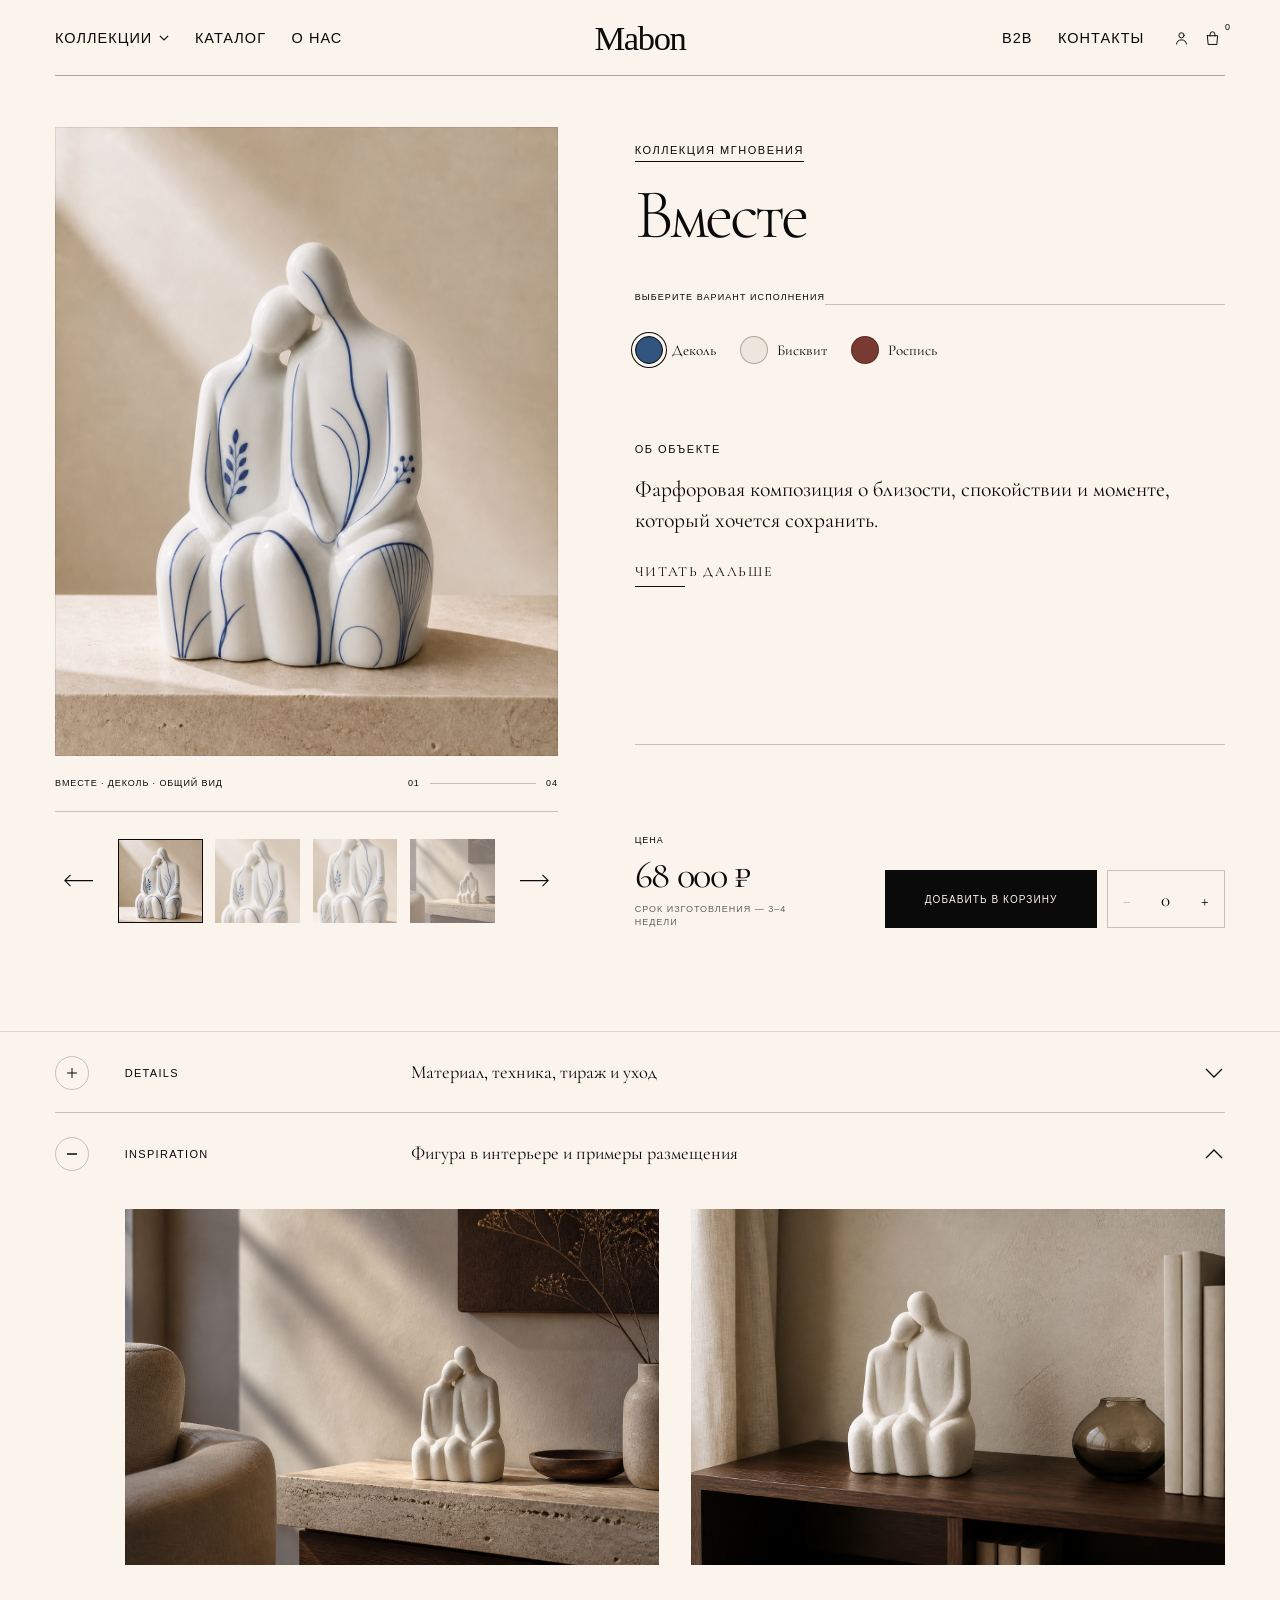
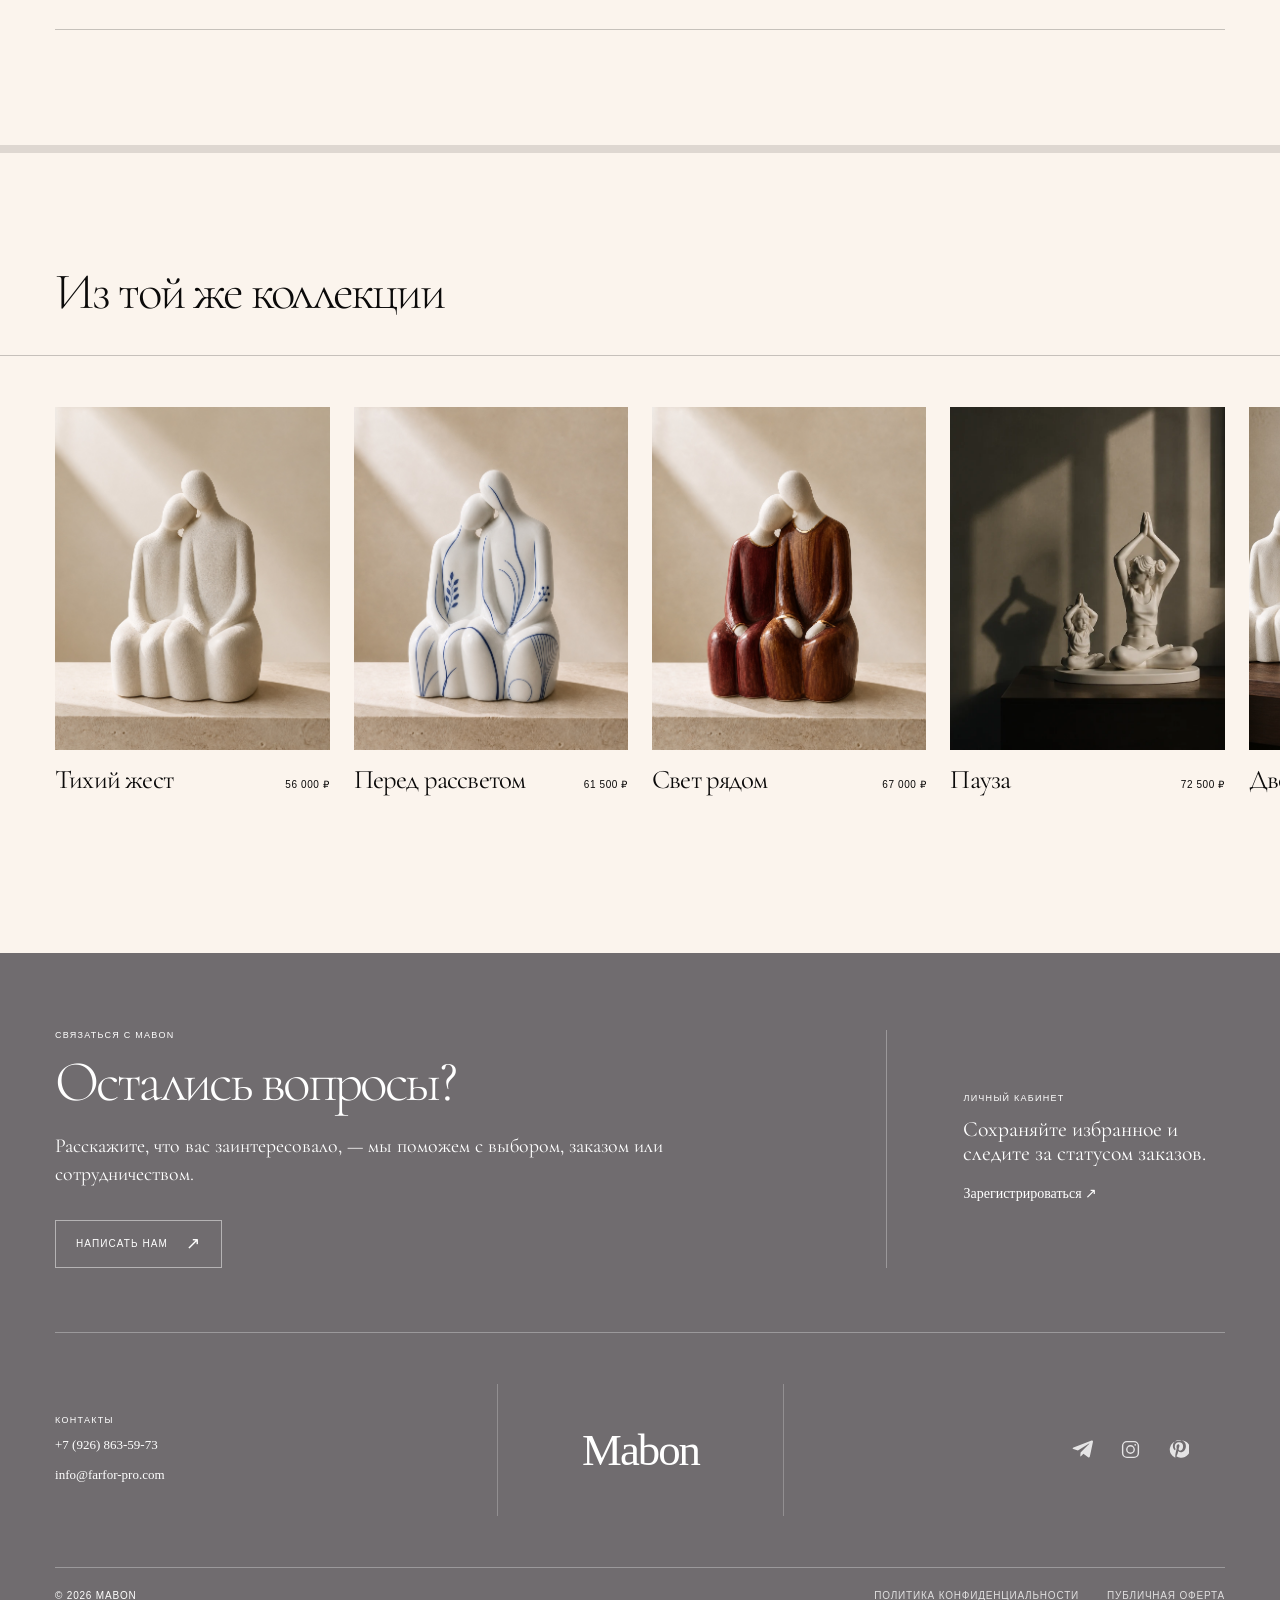
<file: product.html>
<!doctype html>
<html lang="ru">
  <head>
    <meta charset="UTF-8" />
    <meta name="viewport" content="width=device-width, initial-scale=1.0" />
    <meta name="description" content="Коллекционный фарфоровый объект Mabon — описание и характеристики." />
    <meta name="theme-color" content="#fbf4ed" />
    <title>Объект Mabon</title>
    <link rel="icon" href="data:image/svg+xml,<svg xmlns=%22http://www.w3.org/2000/svg%22 viewBox=%220 0 64 64%22><rect width=%2264%22 height=%2264%22 fill=%22%23fbf4ed%22/><text x=%2210%22 y=%2245%22 font-size=%2243%22 font-family=%22serif%22>M</text></svg>" />
    <link rel="preconnect" href="https://fonts.googleapis.com" />
    <link rel="preconnect" href="https://fonts.gstatic.com" crossorigin />
    <link
      href="https://fonts.googleapis.com/css2?family=Cormorant+Garamond:ital,wght@0,300;0,400;0,500;1,400&amp;display=swap"
      rel="stylesheet"
    />
    <link rel="preload" as="image" href="assets/product-together-decal.jpg" fetchpriority="high" />
    <link rel="stylesheet" href="styles.css?v=20260814-9" />
  </head>
  <body class="product-page">
    <a class="skip-link" href="#main">Перейти к содержанию</a>

    <header class="site-header site-header--inner" data-header>
      <div class="header-progress" data-progress></div>
      <nav class="desktop-nav desktop-nav--left" aria-label="Основная навигация">
        <div class="nav-dropdown" data-dropdown>
          <button class="nav-link nav-link--button" type="button" aria-expanded="false" data-dropdown-button>
            Коллекции
            <svg aria-hidden="true" viewBox="0 0 12 7"><path d="M1 1l5 5 5-5" /></svg>
          </button>
        </div>
        <a class="nav-link" href="index.html#collections">Каталог</a>
        <a class="nav-link" href="about.html">О нас</a>
      </nav>

      <a class="wordmark" href="index.html#top" aria-label="Mabon, на главную">Mabon</a>

      <nav class="desktop-nav desktop-nav--right" aria-label="Дополнительная навигация">
        <a class="nav-link" href="index.html#b2b">B2B</a>
        <a class="nav-link" href="#contact">Контакты</a>
        <div class="header-actions">
          <a class="icon-link account-link js-placeholder" href="#" aria-label="Личный кабинет" data-toast-message="Личный кабинет будет доступен в полной версии сайта">
            <svg aria-hidden="true" viewBox="0 0 24 24">
              <circle cx="12" cy="8" r="3.25" />
              <path d="M5.75 19c.45-3.4 2.55-5.25 6.25-5.25S17.8 15.6 18.25 19" />
            </svg>
          </a>
          <button class="icon-link bag-link" type="button" aria-label="Корзина, 0 товаров" aria-expanded="false" data-bag-button>
            <svg aria-hidden="true" viewBox="0 0 24 24"><path d="M5.5 8.5h13l-1 11h-11l-1-11Z" /><path d="M9 9V6.5a3 3 0 0 1 6 0V9" /></svg>
            <span data-bag-count>0</span>
          </button>
        </div>
      </nav>

      <div class="mobile-header-actions">
        <button class="icon-link bag-link bag-link--mobile" type="button" aria-label="Корзина, 0 товаров" aria-expanded="false" data-bag-button>
          <svg aria-hidden="true" viewBox="0 0 24 24"><path d="M5.5 8.5h13l-1 11h-11l-1-11Z" /><path d="M9 9V6.5a3 3 0 0 1 6 0V9" /></svg>
          <span data-bag-count>0</span>
        </button>
        <button class="menu-toggle" type="button" aria-label="Открыть меню" aria-expanded="false" data-menu-toggle>
          <span></span><span></span>
        </button>
      </div>

      <div class="mega-menu" data-mega-menu>
        <div class="mega-menu__intro">
          <span class="eyebrow">Коллекции Mabon</span>
          <p>Фарфор как форма памяти, движения и личного пространства.</p>
        </div>
        <div class="mega-menu__links">
          <a href="collection.html?collection=moments"><span>01</span> Мгновения</a>
          <a href="collection.html?collection=motya"><span>02</span> Motya MABON</a>
          <a href="collection.html?collection=winter"><span>03</span> Хранители Зимы</a>
        </div>
        <a class="mega-menu__all" href="index.html#collections">Смотреть все <svg aria-hidden="true" viewBox="0 0 24 12"><path d="M0 6h22M17 1l5 5-5 5" /></svg></a>
      </div>
    </header>

    <div class="mobile-menu" aria-hidden="true" data-mobile-menu>
      <nav aria-label="Мобильная навигация">
        <a href="index.html#collections"><span>01</span> Коллекции</a>
        <a href="index.html#collections"><span>02</span> Каталог</a>
        <a href="about.html"><span>03</span> О нас</a>
        <a href="index.html#b2b"><span>04</span> B2B</a>
        <a href="#contact"><span>05</span> Контакты</a>
        <a class="js-placeholder" href="#" data-toast-message="Личный кабинет будет доступен в полной версии сайта"><span>06</span> Личный кабинет</a>
      </nav>
      <div class="mobile-menu__foot">
        <a href="tel:+79268635973">+7 (926) 863-59-73</a>
        <a href="mailto:info@farfor-pro.com">info@farfor-pro.com</a>
      </div>
    </div>

    <main id="main">
      <section class="product-detail" id="top" aria-labelledby="product-title">
        <div class="product-gallery reveal" data-product-gallery>
          <div class="product-gallery__viewport" aria-live="polite">
            <img
              src="assets/product-together-decal.jpg"
              alt="Фарфоровая композиция Вместе, исполнение Деколь"
              width="1122"
              height="1402"
              fetchpriority="high"
              data-product-main-image
            />
          </div>

          <div class="product-gallery__caption">
            <span data-gallery-caption>Общий вид</span>
            <div class="product-gallery__count" aria-label="Текущее изображение">
              <span data-gallery-current>01</span>
              <i></i>
              <span data-gallery-total>04</span>
            </div>
          </div>

          <div class="product-gallery__thumbnails-wrap">
            <button class="product-gallery__arrow" type="button" aria-label="Предыдущее фото" data-gallery-prev>
              <svg aria-hidden="true" viewBox="0 0 32 14"><path d="M32 7H2M8 1 2 7l6 6" /></svg>
            </button>
            <div class="product-gallery__thumbnails" data-gallery-thumbnails></div>
            <button class="product-gallery__arrow" type="button" aria-label="Следующее фото" data-gallery-next>
              <svg aria-hidden="true" viewBox="0 0 32 14"><path d="M0 7h30M24 1l6 6-6 6" /></svg>
            </button>
          </div>
        </div>

        <div class="product-info reveal" data-delay="1">
          <div>
            <a class="eyebrow product-info__collection" href="collection.html?collection=moments" data-product-collection-link></a>
            <h1 id="product-title" data-product-title>Вместе</h1>

            <fieldset class="product-variants" data-product-variants>
              <legend>Выберите вариант исполнения</legend>
              <div class="product-variants__options" data-variant-options></div>
            </fieldset>

            <div class="product-info__description">
              <span class="eyebrow">Об объекте</span>
              <p data-product-lead></p>
              <p hidden data-product-more></p>
              <button class="text-cta product-description-toggle" type="button" aria-expanded="false" data-product-description-toggle>Читать дальше</button>
            </div>
          </div>

          <div class="product-purchase">
            <div class="product-purchase__price">
              <span>Цена</span>
              <strong data-product-price>68 000 ₽</strong>
              <small>Срок изготовления — 3–4 недели</small>
            </div>
            <div class="product-purchase__actions">
              <button class="product-add-button" type="button" aria-live="polite" data-add-to-cart>Добавить в корзину</button>
              <div class="product-quantity" aria-label="Количество товара">
                <button type="button" aria-label="Уменьшить количество" data-quantity-minus disabled>−</button>
                <output aria-live="polite" data-product-quantity>0</output>
                <button type="button" aria-label="Увеличить количество" data-quantity-plus>+</button>
              </div>
            </div>
          </div>
        </div>
      </section>

      <section class="product-disclosures" aria-label="Подробности о товаре">
        <article class="product-disclosure reveal">
          <button class="product-disclosure__trigger" type="button" aria-expanded="false" aria-controls="product-details-panel" data-disclosure-trigger>
            <span class="product-disclosure__icon" aria-hidden="true"></span>
            <strong>Details</strong>
            <span>Материал, техника, тираж и уход</span>
            <svg aria-hidden="true" viewBox="0 0 18 10"><path d="m1 1 8 8 8-8" /></svg>
          </button>
          <div class="product-disclosure__panel" id="product-details-panel" hidden data-disclosure-panel>
            <dl class="product-details-list">
              <div><dt>Материал</dt><dd data-detail-material>Фарфор, деколь</dd></div>
              <div><dt>Техника</dt><dd>Литьё в гипсовую форму, ручная обработка, два обжига</dd></div>
              <div><dt>Тираж</dt><dd>Лимитированная серия · 100 экземпляров</dd></div>
              <div><dt>Размер</dt><dd><span data-product-height></span> × <span data-product-width></span> · <span data-product-weight></span></dd></div>
              <div><dt>Уход</dt><dd>Сухая мягкая ткань. Не использовать абразивные средства.</dd></div>
            </dl>
          </div>
        </article>

        <article class="product-disclosure reveal is-open" data-delay="1">
          <button class="product-disclosure__trigger" type="button" aria-expanded="true" aria-controls="product-inspiration-panel" data-disclosure-trigger>
            <span class="product-disclosure__icon" aria-hidden="true"></span>
            <strong>Inspiration</strong>
            <span>Фигура в интерьере и примеры размещения</span>
            <svg aria-hidden="true" viewBox="0 0 18 10"><path d="m1 1 8 8 8-8" /></svg>
          </button>
          <div class="product-disclosure__panel product-inspiration" id="product-inspiration-panel" data-disclosure-panel>
            <div class="product-inspiration__gallery">
              <figure>
                <img src="assets/product-together-interior-console.jpg" alt="Скульптура Вместе на травертиновой консоли в гостиной" width="1536" height="1024" loading="lazy" />
              </figure>
              <figure>
                <img src="assets/product-together-interior-shelf.jpg" alt="Скульптура Вместе на книжной полке" width="1536" height="1024" loading="lazy" />
              </figure>
            </div>
          </div>
        </article>
      </section>

      <section class="product-related" aria-labelledby="related-title">
        <div class="product-related__head reveal">
          <h2 id="related-title">Из той же коллекции</h2>
        </div>
        <div class="product-related__viewport reveal" data-delay="1">
          <div class="product-related__track" data-related-track></div>
        </div>
      </section>
    </main>

    <footer class="footer" id="contact" aria-label="Контакты Mabon">
      <div class="footer__callback">
        <div class="footer__contact-cta">
          <span>Связаться с Mabon</span>
          <h2>Остались вопросы?</h2>
          <p>Расскажите, что вас заинтересовало, — мы поможем с выбором, заказом или сотрудничеством.</p>
          <button class="footer__contact-button" type="button" aria-haspopup="dialog" aria-expanded="false" data-callback-open>
            Написать нам <span aria-hidden="true">↗</span>
          </button>
        </div>

        <form class="callback-form" data-callback-form>
          <div class="callback-form__head">
            <span>Обратная связь</span>
            <h2>Расскажите, чем мы можем помочь</h2>
          </div>
          <div class="callback-form__fields">
            <label class="callback-field">
              <span>Имя</span>
              <input name="name" type="text" autocomplete="name" placeholder="Как к вам обращаться" required data-callback-name />
            </label>
            <label class="callback-field">
              <span>Тема</span>
              <select name="topic" required>
                <option value="">Выберите тему</option>
                <option value="product">Товар или заказ</option>
                <option value="delivery">Доставка и оплата</option>
                <option value="collaboration">Сотрудничество</option>
                <option value="other">Другой вопрос</option>
              </select>
            </label>
            <label class="callback-field callback-field--wide">
              <span>Ваш вопрос</span>
              <textarea name="message" rows="3" maxlength="350" placeholder="Опишите задачу или предмет, который вас заинтересовал" required data-callback-message></textarea>
              <small><span data-callback-count>0</span> / 350</small>
            </label>
          </div>
          <fieldset class="callback-form__methods">
            <legend>Как удобнее ответить?</legend>
            <div>
              <label><input type="radio" name="callback-method" value="email" checked /><span>Email</span></label>
              <label><input type="radio" name="callback-method" value="phone" /><span>По телефону</span></label>
            </div>
          </fieldset>
          <div class="callback-form__entry">
            <label class="visually-hidden" for="callback-contact" data-callback-label>Электронная почта</label>
            <input id="callback-contact" name="contact" type="email" autocomplete="email" placeholder="Ваш email" required data-callback-input />
            <button type="submit">Отправить <span aria-hidden="true">↗</span></button>
          </div>
          <label class="callback-form__consent">
            <input type="checkbox" name="privacy" required />
            <span>Согласен на обработку персональных данных и условия политики конфиденциальности.</span>
          </label>
          <p class="callback-form__status" role="status" aria-live="polite" data-callback-status></p>
        </form>

        <div class="footer__account footer__account--featured">
          <span>Личный кабинет</span>
          <p>Сохраняйте избранное и следите за статусом заказов.</p>
          <a class="js-placeholder" href="#" data-toast-message="Регистрация будет доступна в полной версии сайта">Зарегистрироваться ↗</a>
        </div>
      </div>

      <div class="footer__directory">
        <div class="footer__contact-block">
          <span>Контакты</span>
          <a href="tel:+79268635973">+7 (926) 863-59-73</a>
          <a href="mailto:info@farfor-pro.com">info@farfor-pro.com</a>
        </div>
        <div class="footer__brand"><a class="footer__mark" href="index.html#top" aria-label="Mabon, на главную">Mabon</a></div>
        <div class="footer__socials" aria-label="Социальные сети">
          <a class="js-placeholder" href="#" aria-label="Telegram" data-toast-message="Telegram будет доступен в полной версии сайта"><svg aria-hidden="true" viewBox="0 0 24 24"><path fill="currentColor" d="M9.8 15.5 9.4 20c.55 0 .8-.24 1.08-.53l2.59-2.48 5.37 3.93c.98.55 1.68.26 1.95-.91L23.92 3.5c.36-1.44-.55-2.1-1.49-1.75L1.7 9.75c-1.42.55-1.4 1.33-.24 1.68l5.3 1.65L19.05 5.3c.58-.35 1.11-.16.68.22Z" /></svg></a>
          <a class="js-placeholder" href="#" aria-label="Instagram" data-toast-message="Instagram будет доступен в полной версии сайта"><svg aria-hidden="true" viewBox="0 0 24 24" fill="none" stroke="currentColor" stroke-width="1.6"><rect x="3" y="3" width="18" height="18" rx="5" /><circle cx="12" cy="12" r="4.25" /><circle cx="17.4" cy="6.7" r="1" fill="currentColor" stroke="none" /></svg></a>
          <a class="js-placeholder" href="#" aria-label="Pinterest" data-toast-message="Pinterest будет доступен в полной версии сайта"><svg aria-hidden="true" viewBox="0 0 24 24"><path fill="currentColor" d="M12 2a10 10 0 0 0-3.64 19.31c-.08-1.64-.02-3.6.41-5.46l1.29-5.44s-.33-.66-.33-1.63c0-1.52.89-2.66 1.98-2.66.93 0 1.38.7 1.38 1.55 0 .94-.59 2.34-.9 3.64-.25 1.09.55 1.98 1.63 1.98 1.95 0 3.45-2.06 3.45-5.03 0-2.63-1.89-4.47-4.58-4.47-3.12 0-4.95 2.34-4.95 4.76 0 .94.36 1.95.81 2.5.09.11.1.2.07.31l-.3 1.27c-.05.2-.17.24-.39.15-1.46-.68-2.37-2.8-2.37-4.51 0-3.68 2.67-7.06 7.7-7.06 4.05 0 7.2 2.88 7.2 6.73 0 4.02-2.53 7.25-6.05 7.25-1.18 0-2.29-.61-2.67-1.34l-.73 2.76c-.26 1.01-.98 2.28-1.46 3.05A10 10 0 1 0 12 2Z" /></svg></a>
        </div>
      </div>

      <div class="footer__meta">
        <span>© <span data-year></span> Mabon</span>
        <div><a class="js-placeholder" href="#">Политика конфиденциальности</a><a class="js-placeholder" href="#">Публичная оферта</a></div>
      </div>
    </footer>

    <div class="toast" role="status" aria-live="polite" data-toast><span data-toast-message>Раздел будет доступен в полной версии сайта</span></div>

    <script src="cart.js?v=20260814-2"></script>
    <script src="script.js?v=20260814-2"></script>
    <script src="product-page.js?v=20260814-2"></script>
  </body>
</html>
</file>
<file: styles.css>
:root {
  --white: rgb(251 244 237);
  --porcelain: rgb(251 244 237);
  --footer-white: #ffffff;
  --footer-stone: #706c6f;
  --ink: #0b0a0a;
  --line: rgb(11 10 10 / 22%);
  --font-sans: "CoFo Gothic", "Helvetica Neue", Helvetica, Arial, sans-serif;
  --font-serif: "ABC Gaisyr", Baskerville, "Iowan Old Style", "Times New Roman", serif;
  --font-heading: "Cormorant Garamond", "Book Antiqua", Palatino, serif;
  --gutter: clamp(20px, 4.3vw, 72px);
  --section-space: clamp(88px, 11vw, 176px);
  --divider-space: clamp(52px, 6.5vw, 96px);
  --header-h: 96px;
  --ease: cubic-bezier(0.22, 1, 0.36, 1);
  color-scheme: light;
}

* {
  box-sizing: border-box;
}

html {
  scroll-behavior: smooth;
  background: var(--porcelain);
}

body {
  margin: 0;
  min-width: 320px;
  overflow-x: hidden;
  background: var(--porcelain);
  color: var(--ink);
  font-family: var(--font-sans);
  -webkit-font-smoothing: antialiased;
}

body.menu-open {
  overflow: hidden;
}

body.callback-open {
  overflow: hidden;
}

main,
main > section {
  background-color: var(--porcelain);
}

button,
a {
  color: inherit;
}

a {
  text-decoration: none;
}

button {
  border: 0;
  padding: 0;
  background: none;
  font: inherit;
  cursor: pointer;
}

:focus-visible {
  outline: 1px solid currentColor;
  outline-offset: 4px;
}

img {
  display: block;
  max-width: 100%;
}

[hidden] {
  display: none !important;
}

.visually-hidden {
  position: absolute;
  width: 1px;
  height: 1px;
  padding: 0;
  margin: -1px;
  overflow: hidden;
  clip: rect(0 0 0 0);
  white-space: nowrap;
  border: 0;
}

::selection {
  background: var(--ink);
  color: var(--porcelain);
}

.skip-link {
  position: fixed;
  z-index: 1000;
  top: 10px;
  left: 10px;
  padding: 12px 18px;
  transform: translateY(-150%);
  background: var(--porcelain);
  color: var(--ink);
  font-size: 13px;
  transition: transform 180ms ease;
}

.skip-link:focus {
  transform: translateY(0);
}

.section-pad {
  padding: var(--section-space) var(--gutter);
}

.section-pad-x {
  padding-inline: var(--gutter);
}

.section-divider {
  width: calc(100% - (var(--gutter) * 2));
  height: 1px;
  margin-inline: auto;
  background: var(--line);
}

.eyebrow {
  display: inline-block;
  font-size: 11px;
  font-weight: 400;
  letter-spacing: 0.14em;
  line-height: 1.2;
  text-transform: uppercase;
}

.site-header {
  position: fixed;
  z-index: 100;
  top: 0;
  left: 0;
  display: grid;
  width: 100%;
  height: var(--header-h);
  grid-template-columns: 1fr auto 1fr;
  align-items: center;
  padding: 0 var(--gutter);
  color: var(--white);
  transition:
    height 450ms var(--ease),
    color 350ms ease,
    background-color 350ms ease,
    backdrop-filter 350ms ease;
}

.site-header::after {
  position: absolute;
  right: var(--gutter);
  bottom: 0;
  left: var(--gutter);
  height: 1px;
  background: currentColor;
  content: "";
  opacity: 0.34;
  transition: left 350ms ease, right 350ms ease, opacity 350ms ease;
}

.site-header.is-scrolled,
.site-header.is-menu-open {
  height: 76px;
  background: var(--porcelain);
  color: var(--ink);
  backdrop-filter: blur(16px);
}

.site-header.is-scrolled::after,
.site-header.is-menu-open::after {
  right: 0;
  left: 0;
  opacity: 0.18;
}

.header-progress {
  position: absolute;
  z-index: 2;
  right: 0;
  bottom: 0;
  left: 0;
  height: 1px;
  transform: scaleX(0);
  transform-origin: left;
  background: currentColor;
}

.desktop-nav {
  display: flex;
  align-items: center;
  gap: clamp(19px, 2vw, 38px);
}

.desktop-nav--right {
  justify-content: flex-end;
}

.header-actions {
  display: flex;
  align-items: center;
  gap: 7px;
}

.mobile-header-actions {
  display: none;
}

.nav-link {
  position: relative;
  padding: 8px 0;
  font-size: 14.5px;
  font-weight: 400;
  letter-spacing: 0.07em;
  text-transform: uppercase;
}

.nav-link::after {
  position: absolute;
  right: 0;
  bottom: 3px;
  left: 0;
  height: 1px;
  transform: scaleX(0);
  transform-origin: right;
  background: currentColor;
  content: "";
  transition: transform 350ms var(--ease);
}

.nav-link:hover::after,
.nav-link:focus-visible::after {
  transform: scaleX(1);
  transform-origin: left;
}

.nav-link--button {
  display: flex;
  align-items: center;
  gap: 7px;
}

.nav-link--button svg {
  width: 10px;
  fill: none;
  stroke: currentColor;
  stroke-width: 1.3;
  transition: transform 300ms var(--ease);
}

.nav-link--button[aria-expanded="true"] svg {
  transform: rotate(180deg);
}

.wordmark {
  position: relative;
  z-index: 3;
  font-family: "Reckless Neue", var(--font-serif);
  font-size: clamp(34px, 2.7vw, 44px);
  font-weight: 300;
  letter-spacing: -0.04em;
  line-height: 1;
}

.icon-link {
  position: relative;
  display: inline-grid;
  width: 24px;
  height: 32px;
  place-items: center;
}

.icon-link svg {
  width: 19px;
  fill: none;
  stroke: currentColor;
  stroke-linecap: round;
  stroke-linejoin: round;
  stroke-width: 1.25;
}

.bag-link span {
  position: absolute;
  top: 0;
  right: -5px;
  font-size: 9px;
}

.menu-toggle {
  position: relative;
  z-index: 3;
  display: none;
  width: 34px;
  height: 34px;
}

.menu-toggle span {
  position: absolute;
  right: 0;
  left: 0;
  height: 1px;
  background: currentColor;
  transition: transform 350ms var(--ease), top 350ms var(--ease);
}

.menu-toggle span:first-child {
  top: 12px;
}

.menu-toggle span:last-child {
  top: 21px;
}

.menu-toggle[aria-expanded="true"] span:first-child {
  top: 17px;
  transform: rotate(45deg);
}

.menu-toggle[aria-expanded="true"] span:last-child {
  top: 17px;
  transform: rotate(-45deg);
}

.mega-menu {
  position: fixed;
  z-index: -1;
  top: 76px;
  left: 0;
  display: grid;
  width: 100%;
  grid-template-columns: 0.9fr 1.4fr auto;
  gap: 8vw;
  align-items: end;
  padding: 54px var(--gutter) 62px;
  transform: translateY(-18px);
  visibility: hidden;
  background: var(--porcelain);
  color: var(--ink);
  opacity: 0;
  transition:
    opacity 280ms ease,
    transform 450ms var(--ease),
    visibility 0s linear 450ms;
}

.mega-menu.is-open {
  z-index: 1;
  transform: translateY(0);
  visibility: visible;
  opacity: 1;
  transition-delay: 0s;
}

.mega-menu::after {
  position: absolute;
  right: var(--gutter);
  bottom: 0;
  left: var(--gutter);
  height: 1px;
  background: var(--line);
  content: "";
}

.mega-menu__intro p {
  max-width: 370px;
  margin: 28px 0 0;
  font-family: var(--font-serif);
  font-size: 21px;
  line-height: 1.4;
}

.mega-menu__links {
  display: grid;
}

.mega-menu__links a {
  display: grid;
  grid-template-columns: 45px 1fr;
  align-items: baseline;
  border-bottom: 1px solid var(--line);
  padding: 12px 0;
  font-family: var(--font-serif);
  font-size: clamp(24px, 2.4vw, 38px);
  transition: padding-left 320ms var(--ease);
}

.mega-menu__links a:first-child {
  border-top: 1px solid var(--line);
}

.mega-menu__links a:hover {
  padding-left: 12px;
}

.mega-menu__links span {
  font-family: var(--font-sans);
  font-size: 10px;
  letter-spacing: 0.1em;
}

.mega-menu__all {
  display: inline-flex;
  gap: 18px;
  align-items: center;
  padding-bottom: 8px;
  border-bottom: 1px solid currentColor;
  font-size: 12px;
  letter-spacing: 0.08em;
  text-transform: uppercase;
}

.mega-menu__all svg {
  width: 28px;
  fill: none;
  stroke: currentColor;
}

.mobile-menu {
  position: fixed;
  z-index: 90;
  inset: 0;
  display: none;
  padding: 110px var(--gutter) 36px;
  transform: translateY(-100%);
  background: var(--porcelain);
  opacity: 0;
  transition: transform 550ms var(--ease), opacity 350ms ease;
}

.mobile-menu.is-open {
  transform: translateY(0);
  opacity: 1;
}

.hero {
  position: relative;
  display: flex;
  min-height: 100svh;
  align-items: flex-end;
  overflow: hidden;
  background: var(--porcelain);
  color: var(--white);
}

.hero__image {
  position: absolute;
  inset: -3% 0 0;
  width: 100%;
  height: 106%;
  transform: scale(1.055) translateY(var(--hero-shift, 0px));
  object-fit: cover;
  object-position: center center;
  opacity: 0;
  transition: opacity 1.1s ease, transform 1.8s var(--ease);
}

.is-ready .hero__image {
  transform: scale(1) translateY(var(--hero-shift, 0px));
  opacity: 1;
}

.hero__veil {
  position: absolute;
  inset: 0;
  background:
    linear-gradient(90deg, rgb(7 7 6 / 72%) 0%, rgb(7 7 6 / 34%) 46%, transparent 76%),
    linear-gradient(0deg, rgb(7 7 6 / 58%) 0%, transparent 40%);
}

.hero__content {
  position: relative;
  z-index: 2;
  width: min(740px, 70vw);
  padding: calc(var(--header-h) + 64px) var(--gutter) clamp(76px, 9vh, 118px);
}

.hero__eyebrow {
  margin: 0 0 21px;
  transform: translateY(22px);
  font-size: clamp(14px, 1.05vw, 16px);
  letter-spacing: 0.12em;
  text-transform: uppercase;
  opacity: 0;
  transition: opacity 700ms ease 300ms, transform 900ms var(--ease) 300ms;
}

.hero h1 {
  margin: 0;
  transform: translateY(36px);
  font-family: var(--font-heading);
  font-size: clamp(44px, 5.4vw, 86px);
  font-weight: 300;
  letter-spacing: -0.055em;
  line-height: 0.98;
  opacity: 0;
  transition: opacity 850ms ease 400ms, transform 1s var(--ease) 400ms;
}

.hero h1 span {
  font: inherit;
  font-style: normal;
}

.hero__copy {
  max-width: 380px;
  margin: 27px 0 30px;
  transform: translateY(22px);
  font-family: var(--font-serif);
  font-size: clamp(17px, 1.45vw, 22px);
  line-height: 1.45;
  opacity: 0;
  transition: opacity 700ms ease 600ms, transform 900ms var(--ease) 600ms;
}

.hero .text-cta {
  padding-block: 16px;
  transform: translateY(18px);
  font-size: 14px;
  letter-spacing: 0.1em;
  opacity: 0;
  transition: opacity 700ms ease 760ms, transform 900ms var(--ease) 760ms;
}

.is-ready .hero__eyebrow,
.is-ready .hero h1,
.is-ready .hero__copy,
.is-ready .hero .text-cta {
  transform: translateY(0);
  opacity: 1;
}

.text-cta {
  position: relative;
  display: inline-flex;
  align-items: center;
  padding: 13px 0;
  font-size: 11px;
  letter-spacing: 0.12em;
  text-transform: uppercase;
}

.text-cta::after {
  position: absolute;
  right: 0;
  bottom: 6px;
  left: 0;
  height: 1px;
  transform: scaleX(0.36);
  transform-origin: left;
  background: currentColor;
  content: "";
  transition: transform 450ms var(--ease);
}

.text-cta:hover::after,
.text-cta:focus-visible::after {
  transform: scaleX(1);
}

.text-cta--light {
  color: var(--white);
}

.harmonic {
  pointer-events: none;
}

.harmonic path {
  fill: none;
  stroke: currentColor;
  stroke-width: 1;
  vector-effect: non-scaling-stroke;
}

.harmonic--hero {
  position: absolute;
  z-index: 1;
  top: 0;
  left: -8%;
  width: 58%;
  height: 100%;
  color: rgb(251 244 237 / 26%);
  opacity: 0;
  transition: opacity 1.6s ease 900ms;
}

.is-ready .harmonic--hero {
  opacity: 1;
}

.harmonic--hero path:first-child {
  animation: lineDrift 14s ease-in-out infinite alternate;
}

.harmonic--hero path:last-child {
  animation: lineDrift 17s ease-in-out -4s infinite alternate-reverse;
}

.collections {
  --line: rgb(11 10 10 / 22%);
  padding-top: var(--section-space);
  padding-bottom: var(--divider-space);
  overflow: hidden;
  background: var(--porcelain);
  color: var(--ink);
}

.collections__intro {
  display: grid;
  grid-template-columns: minmax(0, 1fr) minmax(320px, 0.72fr);
  gap: clamp(42px, 8vw, 132px);
  align-items: end;
  margin-bottom: clamp(34px, 4.8vw, 70px);
}

.collections__intro h2 {
  margin: 0;
  font-family: var(--font-heading);
  font-size: clamp(51px, 6.65vw, 103px);
  font-weight: 300;
  letter-spacing: -0.055em;
  line-height: 0.88;
}

.collections__intro > p {
  max-width: 560px;
  margin: 0;
  font-family: var(--font-heading);
  font-size: clamp(19px, 1.65vw, 26px);
  line-height: 1.4;
}

.collection-track {
  display: grid;
  grid-auto-columns: calc(100vw - (var(--gutter) * 2));
  grid-auto-flow: column;
  gap: var(--gutter);
  overflow-x: auto;
  padding: 0 var(--gutter);
  scroll-behavior: smooth;
  scroll-padding-inline: var(--gutter);
  scroll-snap-type: x mandatory;
  scrollbar-width: none;
}

.collection-track::-webkit-scrollbar {
  display: none;
}

.collection-item {
  scroll-snap-align: start;
}

.collection-image {
  position: relative;
  display: block;
  aspect-ratio: 16 / 8.2;
  overflow: hidden;
  background: var(--porcelain);
  color: var(--white);
}

.collection-image::after {
  position: absolute;
  z-index: 1;
  inset: 0;
  background: linear-gradient(180deg, transparent 36%, rgb(11 10 10 / 84%) 100%);
  content: "";
  pointer-events: none;
}

.collection-image img {
  width: 100%;
  height: 100%;
  transition: transform 1.1s var(--ease), filter 650ms ease;
  object-fit: cover;
}

.collection-item:first-child .collection-image img {
  object-position: 58% center;
}

.collection-image--light img {
  object-position: 64% center;
}

.collection-image:hover img,
.collection-image:focus-visible img {
  transform: scale(1.025);
  filter: contrast(1.03);
}

.collection-overlay {
  position: absolute;
  z-index: 2;
  right: clamp(24px, 3.3vw, 52px);
  bottom: clamp(24px, 3.3vw, 52px);
  left: clamp(24px, 3.3vw, 52px);
}

.collection-overlay h3 {
  margin: 0;
  font-family: var(--font-heading);
  font-size: clamp(46px, 6vw, 88px);
  font-weight: 400;
  letter-spacing: -0.045em;
  line-height: 0.94;
}

.collection-overlay p {
  max-width: 390px;
  margin: 18px 0 0;
  font-family: var(--font-serif);
  font-size: 17px;
  line-height: 1.45;
}

.collection-navigator {
  display: flex;
  align-items: center;
  justify-content: space-between;
  gap: 28px;
  margin-top: clamp(20px, 2.3vw, 34px);
}

.collection-count {
  display: flex;
  width: min(30vw, 330px);
  align-items: center;
  gap: 14px;
  font-size: 10px;
  letter-spacing: 0.12em;
}

.collection-count i {
  height: 1px;
  flex: 1;
  background: var(--line);
}

.collection-navigator__buttons {
  display: flex;
  align-items: center;
  gap: 8px;
}

.collection-navigator__buttons button {
  display: inline-flex;
  min-height: 44px;
  align-items: center;
  gap: 12px;
  padding: 8px 12px;
  font-size: 10px;
  letter-spacing: 0.1em;
  text-transform: uppercase;
}

.collection-navigator__buttons svg {
  width: 30px;
  fill: none;
  stroke: currentColor;
  stroke-width: 1.2;
  transition: transform 300ms var(--ease);
}

.collection-navigator__buttons button:first-child:hover svg,
.collection-navigator__buttons button:first-child:focus-visible svg {
  transform: translateX(-4px);
}

.collection-navigator__buttons button:last-child:hover svg,
.collection-navigator__buttons button:last-child:focus-visible svg {
  transform: translateX(4px);
}

.about {
  --line: rgb(11 10 10 / 22%);
  position: relative;
  display: grid;
  min-height: 100svh;
  grid-template-columns: repeat(12, minmax(0, 1fr));
  gap: 0 clamp(12px, 2vw, 32px);
  align-items: center;
  overflow: hidden;
  background: var(--porcelain);
  color: var(--ink);
  padding-top: var(--divider-space);
}

.about__content {
  z-index: 1;
  grid-column: 1 / span 5;
  grid-row: 1;
  align-self: center;
  padding-right: clamp(18px, 2.4vw, 38px);
  font-family: var(--font-heading);
}

.about__media {
  position: relative;
  grid-column: 6 / -1;
  grid-row: 1;
  width: 100%;
  align-self: center;
  overflow: hidden;
  background: var(--porcelain);
}

.about__media img {
  width: 100%;
  height: clamp(460px, 42vw, 620px);
  object-fit: cover;
  transition: transform 1.2s var(--ease), filter 600ms ease;
}

.about__media:hover img {
  transform: scale(1.012);
  filter: contrast(1.025);
}

.about__media span {
  position: absolute;
  z-index: 1;
  right: 14px;
  bottom: 14px;
  color: var(--white);
  font-size: 10px;
  letter-spacing: 0.1em;
  text-shadow: 0 1px 10px rgb(11 10 10 / 50%);
  text-transform: uppercase;
  writing-mode: horizontal-tb;
}

.about__heading {
  pointer-events: none;
}

.about__heading h2 {
  margin: 0;
  font-family: var(--font-heading);
  font-size: clamp(40px, 4.5vw, 68px);
  font-weight: 300;
  letter-spacing: -0.055em;
  line-height: 0.96;
}

.about__heading h2 span {
  display: block;
}

.about__heading h2 span:first-child {
  margin-bottom: 0;
  font-size: inherit;
  letter-spacing: inherit;
}

.about__heading h2 span:nth-child(2) {
  width: auto;
}

.about__heading h2 em {
  display: block;
  width: auto;
  margin: 0;
  font-family: inherit;
  font-size: inherit;
  font-style: normal;
  font-weight: inherit;
  letter-spacing: inherit;
  line-height: inherit;
}

.about__body {
  max-width: 490px;
  margin-top: 34px;
}

.about__body p {
  margin: 0 0 18px;
  font-family: var(--font-heading);
  font-size: clamp(22px, 1.9vw, 29px);
  line-height: 1.4;
}

.about__body .text-cta {
  font-size: clamp(14px, 1.05vw, 16px);
  letter-spacing: 0.1em;
}

.atelier {
  position: relative;
  display: flex;
  min-height: 84svh;
  align-items: flex-end;
  overflow: hidden;
  background: var(--porcelain);
  color: var(--white);
}

.atelier > img {
  position: absolute;
  inset: 0;
  width: 100%;
  height: 100%;
  transition: transform 1.5s var(--ease);
  object-fit: cover;
}

.atelier:hover > img {
  transform: scale(1.018);
}

.atelier__veil {
  position: absolute;
  inset: 0;
  background: linear-gradient(90deg, rgb(10 10 9 / 75%) 0%, rgb(10 10 9 / 36%) 44%, transparent 73%);
}

.atelier__copy {
  position: relative;
  z-index: 1;
  width: min(760px, 70vw);
  padding: var(--section-space) var(--gutter);
  font-family: var(--font-heading);
}

.atelier h2 {
  margin: 0;
  font-family: var(--font-heading);
  font-size: clamp(40px, 4.5vw, 68px);
  font-weight: 300;
  letter-spacing: -0.055em;
  line-height: 0.96;
}

.atelier p {
  max-width: 490px;
  margin: 34px 0 18px;
  font-family: var(--font-heading);
  font-size: clamp(18px, 1.5vw, 23px);
  line-height: 1.5;
}

.footer {
  padding: clamp(54px, 6vw, 92px) var(--gutter) 26px;
  background: var(--footer-stone);
  color: var(--footer-white);
}

.footer__callback {
  display: grid;
  grid-template-columns: minmax(0, 1.42fr) minmax(280px, 0.58fr);
  align-items: stretch;
  padding-bottom: clamp(48px, 5vw, 76px);
  border-bottom: 1px solid rgb(255 255 255 / 30%);
}

.footer__callback > .callback-form {
  display: none;
}

.footer__contact-cta {
  display: flex;
  min-width: 0;
  flex-direction: column;
  justify-content: center;
  padding-right: clamp(44px, 6vw, 96px);
}

.footer__contact-cta > span {
  font-size: 9px;
  letter-spacing: 0.14em;
  text-transform: uppercase;
}

.footer__contact-cta h2 {
  margin: 15px 0 0;
  font-family: var(--font-heading);
  font-size: clamp(38px, 4.5vw, 68px);
  font-weight: 300;
  letter-spacing: -0.045em;
  line-height: 0.95;
}

.footer__contact-cta p {
  max-width: 610px;
  margin: 23px 0 0;
  font-family: var(--font-heading);
  font-size: clamp(18px, 1.55vw, 24px);
  line-height: 1.42;
}

.footer__contact-button {
  display: inline-flex;
  width: fit-content;
  min-height: 48px;
  align-items: center;
  gap: 18px;
  margin-top: 31px;
  border: 1px solid rgb(255 255 255 / 48%);
  padding: 13px 20px;
  color: var(--footer-white);
  font-size: 10px;
  letter-spacing: 0.11em;
  text-transform: uppercase;
  transition: background-color 250ms ease, color 250ms ease, border-color 250ms ease;
}

.footer__contact-button span {
  font-size: 17px;
  line-height: 1;
  transition: transform 300ms var(--ease);
}

.footer__contact-button:hover,
.footer__contact-button:focus-visible {
  border-color: var(--footer-white);
  background: var(--footer-white);
  color: var(--footer-stone);
}

.footer__contact-button:hover span,
.footer__contact-button:focus-visible span {
  transform: translate(3px, -3px);
}

.footer__directory span,
.footer__account--featured > span,
.callback-form__methods legend,
.callback-form__head > span,
.callback-field > span {
  font-size: 9px;
  font-weight: 400;
  letter-spacing: 0.14em;
  text-transform: uppercase;
}

.callback-form {
  align-self: center;
  min-width: 0;
  padding-right: clamp(44px, 6vw, 96px);
}

.callback-form__head {
  margin-bottom: clamp(30px, 3vw, 46px);
}

.callback-form__head h2 {
  max-width: 660px;
  margin: 15px 0 0;
  font-family: var(--font-heading);
  font-size: clamp(31px, 3.1vw, 48px);
  font-weight: 300;
  letter-spacing: -0.035em;
  line-height: 1;
}

.callback-form__fields {
  display: grid;
  grid-template-columns: repeat(2, minmax(0, 1fr));
  gap: 24px clamp(20px, 3vw, 48px);
}

.callback-field {
  position: relative;
  display: flex;
  min-width: 0;
  flex-direction: column;
  border-bottom: 1px solid rgb(255 255 255 / 48%);
}

.callback-field--wide {
  grid-column: 1 / -1;
}

.callback-field > span {
  margin-bottom: 7px;
}

.callback-field input,
.callback-field select,
.callback-field textarea {
  width: 100%;
  min-width: 0;
  border: 0;
  outline: 0;
  padding: 8px 0 13px;
  background: transparent;
  color: var(--footer-white);
  font-family: var(--font-heading);
  font-size: clamp(18px, 1.5vw, 23px);
  line-height: 1.35;
}

.callback-field select {
  appearance: none;
  border-radius: 0;
  background-image: linear-gradient(45deg, transparent 50%, currentColor 50%), linear-gradient(135deg, currentColor 50%, transparent 50%);
  background-position: calc(100% - 8px) 52%, calc(100% - 3px) 52%;
  background-repeat: no-repeat;
  background-size: 5px 5px, 5px 5px;
  cursor: pointer;
}

.callback-field select option {
  background: var(--footer-stone);
  color: var(--footer-white);
}

.callback-field textarea {
  min-height: 92px;
  resize: vertical;
}

.callback-field input::placeholder,
.callback-field textarea::placeholder {
  color: rgb(255 255 255 / 54%);
}

.callback-field:focus-within {
  box-shadow: 0 1px 0 var(--footer-white);
}

.callback-field small {
  position: absolute;
  right: 0;
  bottom: 10px;
  padding-left: 10px;
  background: var(--footer-stone);
  font-size: 9px;
  letter-spacing: 0.08em;
  opacity: 0.68;
}

.callback-form__methods {
  padding: 0;
  border: 0;
  margin: 27px 0 0;
}

.callback-form__methods legend {
  margin-bottom: 14px;
}

.callback-form__methods > div {
  display: flex;
  flex-wrap: wrap;
  gap: 8px;
}

.callback-form__methods label {
  position: relative;
  cursor: pointer;
}

.callback-form__methods input {
  position: absolute;
  opacity: 0;
  pointer-events: none;
}

.callback-form__methods label span {
  display: inline-flex;
  min-height: 40px;
  align-items: center;
  border: 1px solid rgb(255 255 255 / 42%);
  padding: 9px 18px;
  font-size: 11px;
  letter-spacing: 0.08em;
  text-transform: uppercase;
  transition: background-color 250ms ease, color 250ms ease, border-color 250ms ease;
}

.callback-form__methods input:checked + span {
  border-color: var(--footer-white);
  background: var(--footer-white);
  color: var(--footer-stone);
}

.callback-form__methods input:focus-visible + span {
  outline: 1px solid currentColor;
  outline-offset: 4px;
}

.callback-form__entry {
  display: grid;
  grid-template-columns: minmax(0, 1fr) auto;
  align-items: center;
  margin-top: 26px;
  border-bottom: 1px solid rgb(255 255 255 / 56%);
}

.callback-form__entry input {
  min-width: 0;
  border: 0;
  outline: 0;
  padding: 15px 0 13px;
  background: transparent;
  color: var(--footer-white);
  font-family: var(--font-serif);
  font-size: clamp(19px, 1.7vw, 25px);
}

.callback-form__entry input::placeholder {
  color: rgb(255 255 255 / 58%);
}

.callback-form__entry input:focus {
  box-shadow: 0 1px 0 var(--footer-white);
}

.callback-form__entry button {
  display: inline-flex;
  align-items: center;
  gap: 14px;
  padding: 15px 0 13px 28px;
  color: var(--footer-white);
  font-size: 11px;
  letter-spacing: 0.1em;
  text-transform: uppercase;
}

.callback-form__entry button span {
  font-size: 17px;
  transition: transform 300ms var(--ease);
}

.callback-form__entry button:hover span,
.callback-form__entry button:focus-visible span {
  transform: translate(3px, -3px);
}

.callback-form__status {
  min-height: 20px;
  margin: 14px 0 0;
  font-family: var(--font-serif);
  font-size: 14px;
  line-height: 1.4;
}

.callback-form__consent {
  display: flex;
  max-width: 620px;
  align-items: flex-start;
  gap: 10px;
  margin-top: 16px;
  cursor: pointer;
  font-size: 10px;
  letter-spacing: 0.04em;
  line-height: 1.45;
  opacity: 0.78;
}

.callback-form__consent input {
  width: 14px;
  height: 14px;
  flex: 0 0 14px;
  margin: 1px 0 0;
  accent-color: var(--footer-white);
}

.callback-dialog {
  position: fixed;
  z-index: 300;
  inset: 0;
  display: grid;
  place-items: center;
  padding: clamp(18px, 3.5vw, 56px);
  visibility: hidden;
  opacity: 0;
  transition: opacity 320ms ease, visibility 0s linear 480ms;
}

.callback-dialog[hidden] {
  display: none;
}

.callback-dialog.is-open {
  visibility: visible;
  opacity: 1;
  transition-delay: 0s;
}

.callback-dialog__backdrop {
  position: absolute;
  inset: 0;
  width: 100%;
  height: 100%;
  background: rgb(11 10 10 / 68%);
  cursor: default;
  backdrop-filter: blur(8px);
}

.callback-dialog .callback-form {
  position: relative;
  z-index: 1;
  display: block;
  width: min(980px, 100%);
  max-height: calc(100svh - clamp(36px, 7vw, 112px));
  overflow-y: auto;
  padding: clamp(36px, 4.6vw, 70px);
  transform: translateY(28px) scale(0.985);
  background: var(--footer-stone);
  color: var(--footer-white);
  opacity: 0;
  overscroll-behavior: contain;
  scrollbar-width: thin;
  transition: transform 480ms var(--ease), opacity 300ms ease;
}

.callback-dialog.is-open .callback-form {
  transform: translateY(0) scale(1);
  opacity: 1;
}

.callback-dialog__close {
  position: absolute;
  z-index: 2;
  top: clamp(18px, 2.2vw, 30px);
  right: clamp(18px, 2.2vw, 30px);
  width: 42px;
  height: 42px;
  border: 1px solid rgb(255 255 255 / 38%);
}

.callback-dialog__close span {
  position: absolute;
  top: 50%;
  left: 50%;
  width: 18px;
  height: 1px;
  background: currentColor;
}

.callback-dialog__close span:first-child {
  transform: translate(-50%, -50%) rotate(45deg);
}

.callback-dialog__close span:last-child {
  transform: translate(-50%, -50%) rotate(-45deg);
}

.callback-dialog__close:hover,
.callback-dialog__close:focus-visible {
  background: var(--footer-white);
  color: var(--footer-stone);
}

.callback-dialog .callback-form__head {
  padding-right: 60px;
}

.footer__account--featured {
  display: flex;
  min-width: 0;
  flex-direction: column;
  justify-content: center;
  gap: 14px;
  padding-left: clamp(44px, 6vw, 96px);
  border-left: 1px solid rgb(255 255 255 / 30%);
}

.footer__account--featured p {
  max-width: 430px;
  margin: 0;
  font-family: var(--font-heading);
  font-size: clamp(19px, 1.7vw, 27px);
  line-height: 1.12;
}

.footer__account--featured a {
  width: fit-content;
  margin-top: 4px;
  background-image: linear-gradient(currentColor, currentColor);
  background-position: 100% 100%;
  background-repeat: no-repeat;
  background-size: 0 1px;
  font-family: var(--font-serif);
  font-size: 14px;
  line-height: 1.45;
  transition: background-size 350ms var(--ease), background-position 0s linear 350ms;
}

.footer__account--featured a:hover,
.footer__account--featured a:focus-visible {
  background-position: 0 100%;
  background-size: 100% 1px;
}

.footer__directory {
  display: grid;
  grid-template-columns: 1fr 0.65fr 1fr;
  margin-top: clamp(32px, 4vw, 54px);
}

.footer__directory > div {
  display: flex;
  min-width: 0;
  min-height: 132px;
  flex-direction: column;
  justify-content: center;
  gap: 11px;
  padding: 14px clamp(18px, 2.3vw, 38px);
}

.footer__directory > div:first-child {
  padding-left: 0;
}

.footer__directory > div + div {
  border-left: 1px solid rgb(255 255 255 / 24%);
}

.footer__directory p,
.footer__directory a {
  width: fit-content;
  margin: 0;
  font-family: var(--font-serif);
  font-size: clamp(13px, 1vw, 15px);
  line-height: 1.45;
}

.footer__directory p {
  max-width: 300px;
  opacity: 0.78;
}

.footer__directory a:not(.footer__mark) {
  background-image: linear-gradient(currentColor, currentColor);
  background-position: 100% 100%;
  background-repeat: no-repeat;
  background-size: 0 1px;
  transition: background-size 350ms var(--ease), background-position 0s linear 350ms;
}

.footer__directory a:not(.footer__mark):hover,
.footer__directory a:not(.footer__mark):focus-visible {
  background-position: 0 100%;
  background-size: 100% 1px;
}

.footer__brand {
  align-items: center;
  text-align: center;
}

.footer__mark {
  font-family: "Reckless Neue", var(--font-serif) !important;
  font-size: clamp(34px, 3.5vw, 50px) !important;
  font-weight: 300;
  letter-spacing: -0.045em;
  line-height: 0.9 !important;
}

.footer__directory > .footer__socials {
  flex-direction: row;
  align-items: center;
  justify-content: flex-end;
  gap: 14px;
}

.footer__socials a {
  display: inline-grid;
  width: 34px;
  height: 34px;
  place-items: center;
  background-image: none !important;
  opacity: 0.82;
  transition: opacity 220ms ease, transform 300ms var(--ease) !important;
}

.footer__socials a:hover,
.footer__socials a:focus-visible {
  opacity: 1;
  transform: translateY(-3px);
}

.footer__socials svg {
  width: 21px;
  height: 21px;
}

.footer__meta {
  display: grid;
  grid-template-columns: 1fr auto;
  gap: 30px;
  align-items: end;
  margin-top: clamp(34px, 4vw, 56px);
  padding-top: 20px;
  border-top: 1px solid rgb(255 255 255 / 30%);
  font-size: 10px;
  letter-spacing: 0.08em;
  line-height: 1.5;
  text-transform: uppercase;
}

.footer__meta > div {
  display: flex;
  justify-content: flex-end;
  gap: 28px;
}

.footer__meta a {
  opacity: 0.78;
  transition: opacity 200ms ease;
}

.footer__meta a:hover {
  opacity: 1;
}

.reveal {
  transform: translateY(38px);
  opacity: 0;
  transition: transform 1s var(--ease), opacity 760ms ease;
}

.reveal[data-delay="1"] {
  transition-delay: 120ms;
}

.reveal[data-delay="2"] {
  transition-delay: 230ms;
}

.reveal.is-visible {
  transform: translateY(0);
  opacity: 1;
}

.toast {
  position: fixed;
  z-index: 200;
  right: 24px;
  bottom: 24px;
  max-width: min(360px, calc(100vw - 40px));
  padding: 15px 18px;
  transform: translateY(20px);
  visibility: hidden;
  background: var(--ink);
  color: var(--white);
  font-size: 12px;
  letter-spacing: 0.03em;
  line-height: 1.4;
  opacity: 0;
  transition: transform 350ms var(--ease), opacity 250ms ease, visibility 0s linear 350ms;
}

.toast.is-visible {
  transform: translateY(0);
  visibility: visible;
  opacity: 1;
  transition-delay: 0s;
}

@keyframes lineDrift {
  from { transform: translate3d(-12px, -6px, 0) scale(0.98); }
  to { transform: translate3d(18px, 13px, 0) scale(1.02); }
}

@media (max-width: 1080px) {
  :root {
    --header-h: 80px;
  }

  .desktop-nav {
    gap: 18px;
  }

  .desktop-nav--left > .nav-link:last-child,
  .desktop-nav--right .nav-link:first-child {
    display: none;
  }

}

@media (max-width: 760px) {
  :root {
    --header-h: 74px;
    --section-space: 92px;
  }

  .site-header {
    grid-template-columns: 1fr auto;
  }

  .desktop-nav {
    display: none;
  }

  .wordmark {
    justify-self: start;
    font-size: 36px;
  }

  .menu-toggle {
    display: block;
  }

  .mobile-header-actions {
    display: flex;
    align-items: center;
    justify-self: end;
    gap: 13px;
  }

  .bag-link--mobile {
    display: inline-grid;
  }

  .mega-menu {
    display: none;
  }

  .mobile-menu {
    display: flex;
    flex-direction: column;
    justify-content: space-between;
  }

  .mobile-menu nav {
    display: grid;
  }

  .mobile-menu nav a {
    display: grid;
    grid-template-columns: 40px 1fr;
    align-items: baseline;
    padding: 13px 0;
    border-bottom: 1px solid var(--line);
    font-family: var(--font-serif);
    font-size: clamp(30px, 9vw, 45px);
    letter-spacing: -0.03em;
  }

  .mobile-menu nav a:first-child {
    border-top: 1px solid var(--line);
  }

  .mobile-menu nav span {
    font-family: var(--font-sans);
    font-size: 9px;
    letter-spacing: 0.1em;
  }

  .mobile-menu__foot {
    display: flex;
    flex-direction: column;
    gap: 7px;
    font-family: var(--font-serif);
    font-size: 17px;
  }

  .hero__image {
    object-position: 62% center;
  }

  .hero__veil {
    background:
      linear-gradient(90deg, rgb(7 7 6 / 55%) 0%, transparent 100%),
      linear-gradient(0deg, rgb(7 7 6 / 78%) 0%, transparent 68%);
  }

  .hero__content {
    width: 100%;
    padding-bottom: 68px;
  }

  .hero h1 {
    font-size: clamp(40px, 11vw, 52px);
    line-height: 1;
  }

  .hero__copy {
    max-width: 310px;
    margin-top: 22px;
  }

  .hero .text-cta {
    gap: 30px;
    font-size: 13px;
  }

  .harmonic--hero {
    left: -28%;
    width: 115%;
    opacity: 0.55;
  }

  .collection-track {
    grid-auto-columns: calc(100vw - (var(--gutter) * 2));
    gap: var(--gutter);
  }

  .collections__intro {
    grid-template-columns: 1fr;
    gap: 25px;
  }

  .collections__intro > p {
    max-width: 520px;
  }

  .collection-image {
    aspect-ratio: 4 / 5;
  }

  .collection-item:first-child .collection-image img {
    object-position: 68% center;
  }

  .collection-image--light img {
    object-position: 68% center;
  }

  .collection-overlay {
    inset: auto 22px 22px;
  }

  .collection-overlay h3 {
    font-size: clamp(38px, 12vw, 54px);
  }

  .collection-overlay p {
    max-width: 290px;
    margin-top: 14px;
    font-size: 16px;
  }

  .collection-navigator {
    margin-top: 18px;
  }

  .collection-count {
    width: min(33vw, 128px);
    gap: 9px;
  }

  .collection-navigator__buttons button {
    gap: 8px;
    padding-inline: 7px;
  }

  .collection-navigator__buttons button span {
    display: none;
  }

  .about {
    min-height: auto;
    grid-template-columns: minmax(0, 1fr);
    grid-template-rows: auto auto;
    overflow: hidden;
  }

  .about__content,
  .about__media,
  .about__heading,
  .about__body {
    grid-column: 1;
    min-width: 0;
    width: 100%;
  }

  .about__content {
    grid-row: 1;
    padding-right: 0;
  }

  .about__heading h2 span:nth-child(2) {
    width: auto;
  }

  .about__heading h2 em {
    margin-left: 0;
  }

  .about__media {
    grid-row: 2;
    width: calc(100% + (var(--gutter) * 2));
    margin: 44px calc(var(--gutter) * -1) 0;
    overflow: hidden;
  }

  .about__media img {
    height: min(78vw, 360px);
    object-fit: cover;
  }

  .about__media span {
    right: 20px;
    bottom: 14px;
  }

  .about__body {
    max-width: 510px;
    margin-top: 34px;
  }

  .atelier {
    min-height: 82svh;
  }

  .atelier > img {
    object-position: 58% center;
  }

  .atelier__veil {
    background: linear-gradient(0deg, rgb(10 10 9 / 85%) 0%, rgb(10 10 9 / 26%) 78%, transparent 100%);
  }

  .atelier__copy {
    width: 100%;
  }

  .footer__callback {
    grid-template-columns: 1fr;
  }

  .callback-form {
    padding-right: 0;
    padding-bottom: 36px;
  }

  .footer__contact-cta {
    padding: 0 0 42px;
  }

  .callback-dialog {
    align-items: end;
    padding: 0;
  }

  .callback-dialog .callback-form {
    width: 100%;
    max-height: min(92svh, 860px);
    padding: 58px var(--gutter) 38px;
    transform: translateY(100%);
  }

  .callback-dialog.is-open .callback-form {
    transform: translateY(0);
  }

  .callback-dialog__close {
    top: 12px;
    right: var(--gutter);
    width: 38px;
    height: 38px;
  }

  .callback-form__fields {
    grid-template-columns: 1fr;
  }

  .callback-field--wide {
    grid-column: auto;
  }

  .footer__account--featured {
    padding: 36px 0 0;
    border-top: 1px solid rgb(255 255 255 / 30%);
    border-left: 0;
  }

  .footer__directory {
    grid-template-columns: 1fr;
  }

  .footer__directory > div {
    min-height: 0;
    align-items: flex-start;
    padding: 24px 0;
    border-left: 0 !important;
    text-align: left;
  }

  .footer__directory > div + div {
    border-top: 1px solid rgb(255 255 255 / 24%);
  }

  .footer__socials {
    flex-direction: row !important;
    gap: 22px !important;
  }

  .footer__meta {
    grid-template-columns: 1fr;
  }

  .footer__meta > div {
    grid-column: auto;
    flex-direction: column;
    gap: 8px;
  }

  .toast {
    right: 20px;
    bottom: 20px;
    left: 20px;
  }
}

@media (max-width: 430px) {
  .hero__copy {
    font-size: 17px;
  }

  .callback-form__entry {
    grid-template-columns: 1fr;
  }

  .callback-form__entry button {
    width: fit-content;
    padding: 13px 0 14px;
  }

  .collection-count {
    width: 112px;
  }

}

@media (prefers-reduced-motion: reduce) {
  html {
    scroll-behavior: auto;
  }

  *,
  *::before,
  *::after {
    animation-duration: 0.01ms !important;
    animation-iteration-count: 1 !important;
    scroll-behavior: auto !important;
    transition-duration: 0.01ms !important;
    transition-delay: 0ms !important;
  }

  .hero__image {
    transform: none;
  }
}

/* Collection detail page */

.site-header--inner {
  height: 76px;
  background: var(--porcelain);
  color: var(--ink);
}

.collection-detail-page main {
  padding-top: 76px;
}

.collection-story {
  display: grid;
  min-height: calc(100svh - 76px);
  grid-template-columns: minmax(0, 1.65fr) minmax(320px, 0.75fr);
  gap: clamp(36px, 5vw, 82px);
  align-items: start;
  padding: clamp(36px, 5vw, 72px) var(--gutter) var(--section-space);
}

.collection-story__media {
  overflow: hidden;
  background: var(--porcelain);
}

.collection-story__media img {
  width: 100%;
  height: auto;
  aspect-ratio: 4 / 3;
  transition: transform 1.4s var(--ease);
  object-fit: cover;
}

.collection-story__media:hover img {
  transform: scale(1.015);
}

.collection-story__copy {
  position: sticky;
  top: 118px;
  padding-top: clamp(4px, 1vw, 16px);
}

.collection-story__copy h1,
.collection-detail-head h2,
.collection-author__copy h3,
.collection-process__intro h2 {
  font-family: var(--font-heading);
  font-weight: 300;
  letter-spacing: -0.045em;
}

.collection-story__copy h1 {
  margin: 18px 0 30px;
  font-size: clamp(54px, 6vw, 92px);
  line-height: 0.88;
}

.collection-story__text {
  max-width: 520px;
}

.collection-story__text p {
  margin: 0;
  font-family: var(--font-heading);
  font-size: clamp(21px, 1.75vw, 28px);
  line-height: 1.35;
}

.collection-story__text p + p {
  margin-top: 16px;
}

.collection-story__text p[hidden],
.collection-author__copy p[hidden] {
  display: none;
}

.expandable-copy {
  height: 0;
  overflow: hidden;
  margin-top: 0 !important;
  opacity: 0;
  transform: translateY(-5px);
  visibility: hidden;
  will-change: height;
  transition:
    height 480ms var(--ease),
    margin-top 480ms var(--ease),
    opacity 240ms ease,
    transform 480ms var(--ease),
    visibility 0s linear 480ms;
}

.expandable-copy.is-expanded {
  margin-top: 16px !important;
  opacity: 1;
  transform: translateY(0);
  visibility: visible;
  transition:
    height 480ms var(--ease),
    margin-top 480ms var(--ease),
    opacity 300ms ease 90ms,
    transform 480ms var(--ease),
    visibility 0s;
}

.collection-read-more,
.collection-author__copy .text-cta {
  margin-top: 20px;
  font-family: var(--font-heading);
  font-size: 14px;
}

.collection-finishes {
  padding: var(--section-space) var(--gutter);
  border-top: 1px solid var(--line);
}

.collection-finishes[hidden] {
  display: none;
}

.collection-finishes__intro {
  display: grid;
  grid-template-columns: minmax(0, 1fr) minmax(320px, 0.72fr);
  gap: clamp(42px, 8vw, 132px);
  align-items: end;
  margin-bottom: clamp(42px, 5vw, 72px);
}

.collection-finishes__intro h2 {
  max-width: 760px;
  margin: 16px 0 0;
  font-family: var(--font-heading);
  font-size: clamp(44px, 5vw, 76px);
  font-weight: 300;
  letter-spacing: -0.045em;
  line-height: 0.94;
}

.collection-finishes__intro > p {
  max-width: 560px;
  margin: 0;
  font-family: var(--font-heading);
  font-size: clamp(19px, 1.65vw, 25px);
  line-height: 1.4;
}

.collection-finishes__list {
  display: grid;
  grid-template-columns: repeat(3, minmax(0, 1fr));
  border-top: 1px solid var(--line);
  border-bottom: 1px solid var(--line);
}

.collection-finish {
  min-width: 0;
  padding: clamp(24px, 2.8vw, 42px);
}

.collection-finish + .collection-finish {
  border-left: 1px solid var(--line);
}

.collection-finish > span {
  display: block;
  margin-bottom: clamp(30px, 4vw, 58px);
  font-size: 9px;
  letter-spacing: 0.12em;
}

.collection-finish i {
  display: block;
  width: 34px;
  height: 34px;
  border: 1px solid rgb(11 10 10 / 28%);
  border-radius: 50%;
  background: var(--finish-color);
}

.collection-finish h3 {
  margin: 20px 0 12px;
  font-family: var(--font-heading);
  font-size: clamp(27px, 2.8vw, 42px);
  font-weight: 400;
  letter-spacing: -0.03em;
  line-height: 1;
}

.collection-finish p {
  max-width: 360px;
  margin: 0;
  font-family: var(--font-heading);
  font-size: clamp(16px, 1.3vw, 20px);
  line-height: 1.42;
}

.collection-products,
.collection-author,
.collection-process {
  border-top: 1px solid var(--line);
  padding: var(--section-space) var(--gutter);
}

.collection-detail-head {
  display: flex;
  align-items: end;
  justify-content: space-between;
  gap: 30px;
  margin-bottom: clamp(42px, 5vw, 72px);
}

.collection-detail-head h2,
.collection-process__intro h2 {
  max-width: 760px;
  margin: 0;
  font-size: clamp(44px, 5vw, 76px);
  line-height: 0.94;
}

.collection-detail-head--products,
.collection-detail-head--author {
  justify-content: flex-start;
}

.collection-detail-head--products h2 {
  font-size: clamp(54px, 6vw, 92px);
}

.collection-detail-head--author h2 {
  font-size: clamp(38px, 4.3vw, 64px);
}

.product-grid {
  display: grid;
  grid-template-columns: repeat(3, minmax(0, 1fr));
  gap: clamp(20px, 3.6vw, 58px);
}

.product-card a {
  display: block;
}

.product-card__image {
  overflow: hidden;
  background: rgb(238 230 222);
}

.product-card__image img {
  width: 100%;
  aspect-ratio: 3 / 4;
  transition: transform 900ms var(--ease), filter 500ms ease;
  object-fit: cover;
}

.product-card:nth-child(1) img {
  object-position: 30% center;
}

.product-card:nth-child(2) img {
  object-position: 52% center;
}

.product-card:nth-child(3) img {
  object-position: 74% center;
}

.product-card a:hover img,
.product-card a:focus-visible img {
  transform: scale(1.025);
  filter: contrast(1.025);
}

.product-card__meta {
  display: flex;
  align-items: baseline;
  justify-content: space-between;
  gap: 18px;
  padding-top: 18px;
}

.product-card__meta h3 {
  margin: 0;
  font-family: var(--font-heading);
  font-size: clamp(25px, 2.3vw, 36px);
  font-weight: 400;
  letter-spacing: -0.025em;
  line-height: 1;
}

.product-card__meta span {
  flex: 0 0 auto;
  font-size: 9px;
  letter-spacing: 0.1em;
  opacity: 0.7;
  text-transform: uppercase;
}

.collection-author__layout {
  display: grid;
  grid-template-columns: minmax(260px, 0.72fr) minmax(0, 1.28fr);
  gap: clamp(48px, 8vw, 132px);
  align-items: center;
}

.collection-author__portrait {
  overflow: hidden;
}

.collection-author__portrait img {
  width: 100%;
  height: auto;
  aspect-ratio: 3 / 4;
  transition: transform 1.1s var(--ease);
  object-fit: cover;
  object-position: 46% center;
}

.collection-author__portrait:hover img {
  transform: scale(1.018);
}

.collection-author__copy {
  max-width: 710px;
  margin-top: clamp(-32px, -2vw, -18px);
}

.collection-author__copy h3 {
  margin: 18px 0 26px;
  font-size: clamp(42px, 5vw, 76px);
  line-height: 0.95;
}

.collection-author__copy p,
.collection-process__intro p {
  margin: 0;
  font-family: var(--font-heading);
  font-size: clamp(20px, 1.7vw, 27px);
  line-height: 1.4;
}

.collection-author__copy p + p {
  margin-top: 16px;
}

.collection-process__intro {
  display: block;
  max-width: 820px;
  margin-bottom: clamp(46px, 6vw, 88px);
}

.collection-process__intro h2 {
  max-width: 820px;
  margin-bottom: clamp(22px, 2.4vw, 34px);
}

.collection-process__intro p {
  max-width: 700px;
}

.collection-process__gallery {
  display: grid;
  grid-template-columns: minmax(0, 0.92fr) minmax(0, 1.08fr);
  gap: clamp(24px, 5vw, 80px);
  align-items: start;
}

.collection-process__gallery figure {
  margin: 0;
}

.collection-process__gallery figure:nth-child(2) {
  padding-top: 0;
}

.collection-process__gallery img {
  width: 100%;
  height: clamp(440px, 58vw, 820px);
  object-fit: cover;
}

.collection-process__gallery figure:first-child img {
  object-position: center 35%;
}

.collection-process__gallery figcaption {
  margin-top: 13px;
  font-size: 9px;
  letter-spacing: 0.1em;
  text-transform: uppercase;
}

@media (max-width: 1080px) {
  .collection-story {
    grid-template-columns: minmax(0, 1.35fr) minmax(300px, 0.8fr);
    gap: 40px;
  }

  .product-card__meta {
    display: block;
  }

  .product-card__meta span {
    display: block;
    margin-top: 9px;
  }

}

@media (max-width: 760px) {
  .site-header--inner {
    height: 74px;
  }

  .collection-detail-page main {
    padding-top: 74px;
  }

  .collection-story {
    min-height: auto;
    grid-template-columns: 1fr;
    gap: 36px;
    padding-top: 24px;
  }

  .collection-story__media img {
    aspect-ratio: 4 / 3.4;
  }

  .collection-story__copy {
    position: static;
    padding-top: 0;
  }

  .collection-story__copy h1 {
    margin-bottom: 22px;
    font-size: clamp(48px, 16vw, 72px);
  }

  .collection-finishes,
  .collection-products,
  .collection-author,
  .collection-process {
    padding-block: 84px;
  }

  .collection-finishes__intro {
    grid-template-columns: 1fr;
    gap: 24px;
    margin-bottom: 38px;
  }

  .collection-finishes__intro h2 {
    font-size: 48px;
  }

  .collection-finishes__list {
    grid-template-columns: 1fr;
  }

  .collection-finish {
    display: grid;
    grid-template-columns: 34px minmax(0, 1fr);
    gap: 0 18px;
    padding: 26px 0 28px;
  }

  .collection-finish + .collection-finish {
    border-top: 1px solid var(--line);
    border-left: 0;
  }

  .collection-finish > span {
    grid-column: 1 / -1;
    margin-bottom: 22px;
  }

  .collection-finish i {
    grid-column: 1;
    grid-row: 2 / span 2;
  }

  .collection-finish h3,
  .collection-finish p {
    grid-column: 2;
  }

  .collection-finish h3 {
    margin: 0 0 8px;
    font-size: 31px;
  }

  .collection-detail-head {
    display: block;
    margin-bottom: 36px;
  }

  .collection-detail-head h2 {
    font-size: 48px;
  }

  .collection-detail-head--products h2 {
    font-size: clamp(56px, 16vw, 72px);
  }

  .collection-detail-head--author h2 {
    font-size: 42px;
  }

  .product-grid {
    grid-template-columns: 1fr;
    gap: 52px;
  }

  .product-card__image img {
    aspect-ratio: 4 / 5;
  }

  .collection-author__layout {
    grid-template-columns: 1fr;
    gap: 38px;
  }

  .collection-author__portrait {
    width: min(78vw, 420px);
  }

  .collection-author__copy h3 {
    font-size: 48px;
  }

  .collection-author__copy {
    margin-top: 0;
  }

  .collection-process__intro {
    display: block;
    margin-bottom: 38px;
  }

  .collection-process__intro h2 {
    font-size: 48px;
  }

  .collection-process__intro p {
    margin-top: 0;
  }

  .collection-process__gallery {
    grid-template-columns: 1fr;
    gap: 42px;
  }

  .collection-process__gallery figure:nth-child(2) {
    padding-top: 0;
  }

  .collection-process__gallery img {
    height: min(124vw, 620px);
  }
}

/* Product detail page */

.product-page main {
  padding-top: 76px;
}

.product-detail {
  display: grid;
  min-height: calc(100svh - 76px);
  grid-template-columns: minmax(0, 1.02fr) minmax(360px, 0.98fr);
  gap: clamp(42px, 6vw, 96px);
  align-items: start;
  padding: clamp(36px, 5vw, 72px) var(--gutter) var(--section-space);
}

.product-gallery {
  min-width: 0;
}

.product-gallery__viewport {
  overflow: hidden;
  background: rgb(238 230 222);
}

.product-gallery__viewport img {
  width: 100%;
  height: auto;
  aspect-ratio: 3 / 4;
  transform: scale(var(--product-image-scale, 1));
  opacity: 1;
  transition: transform 900ms var(--ease), opacity 140ms ease;
  object-fit: cover;
}

.product-gallery__viewport img.is-changing {
  opacity: 0.18;
}

.product-gallery__controls {
  display: flex;
  align-items: center;
  justify-content: space-between;
  gap: 28px;
  padding-top: 20px;
}

.product-gallery__count {
  display: flex;
  width: min(42%, 210px);
  align-items: center;
  gap: 13px;
  font-size: 10px;
  letter-spacing: 0.12em;
}

.product-gallery__count i {
  height: 1px;
  flex: 1;
  background: var(--line);
}

.product-gallery__buttons {
  display: flex;
  gap: 10px;
}

.product-gallery__buttons button {
  display: grid;
  width: 46px;
  height: 38px;
  place-items: center;
}

.product-gallery__buttons svg {
  width: 32px;
  fill: none;
  stroke: currentColor;
  stroke-width: 1.2;
  transition: transform 300ms var(--ease);
}

.product-gallery__buttons button:first-child:hover svg,
.product-gallery__buttons button:first-child:focus-visible svg {
  transform: translateX(-4px);
}

.product-gallery__buttons button:last-child:hover svg,
.product-gallery__buttons button:last-child:focus-visible svg {
  transform: translateX(4px);
}

.product-info {
  position: sticky;
  top: 118px;
  max-width: 620px;
  padding-top: clamp(4px, 1vw, 18px);
}

.product-info__collection {
  display: inline-block;
  border-bottom: 1px solid currentColor;
  padding-bottom: 4px;
}

.product-info h1 {
  margin: 22px 0 28px;
  font-family: var(--font-heading);
  font-size: clamp(54px, 6vw, 88px);
  font-weight: 300;
  letter-spacing: -0.05em;
  line-height: 0.9;
}

.product-info__description {
  max-width: 540px;
}

.product-info__description p {
  margin: 0;
  font-family: var(--font-heading);
  font-size: clamp(21px, 1.75vw, 28px);
  line-height: 1.38;
}

.product-info__description p + p {
  margin-top: 15px;
}

.product-info__description p[hidden] {
  display: none;
}

.product-description-toggle {
  margin-top: 18px;
  font-family: var(--font-heading);
  font-size: 14px;
}

.product-variants {
  padding: 26px 0 24px;
  border: 0;
  border-top: 1px solid var(--line);
  border-bottom: 1px solid var(--line);
  margin: 34px 0 0;
}

.product-variants[hidden] {
  display: none;
}

.product-variants legend {
  padding: 0;
  font-size: 10px;
  letter-spacing: 0.12em;
  text-transform: uppercase;
}

.product-variants > p {
  margin: 8px 0 18px;
  font-family: var(--font-heading);
  font-size: 17px;
  line-height: 1.35;
}

.product-variants__options {
  display: inline-flex;
  gap: 12px;
  vertical-align: middle;
}

.product-variants__options label {
  position: relative;
  cursor: pointer;
}

.product-variants__options input {
  position: absolute;
  opacity: 0;
  pointer-events: none;
}

.product-variants__options label span {
  display: block;
  width: 36px;
  height: 36px;
  border: 1px solid rgb(11 10 10 / 28%);
  border-radius: 50%;
  background: var(--variant-color);
  transition: outline-color 200ms ease, transform 260ms var(--ease);
}

.product-variants__options input:checked + span {
  outline: 1px solid var(--ink);
  outline-offset: 4px;
}

.product-variants__options input:focus-visible + span {
  outline: 1px solid var(--ink);
  outline-offset: 5px;
}

.product-variants__options label:hover span {
  transform: scale(1.06);
}

.product-variants__selected {
  display: inline-block;
  margin-left: 20px;
  font-family: var(--font-heading);
  font-size: 18px;
  vertical-align: middle;
}

.product-specs {
  display: grid;
  grid-template-columns: repeat(3, minmax(0, 1fr));
  margin: 34px 0 0;
  border-top: 1px solid var(--line);
  border-bottom: 1px solid var(--line);
}

.product-specs > div {
  padding: 19px 18px 18px;
}

.product-specs > div:first-child {
  padding-left: 0;
}

.product-specs > div + div {
  border-left: 1px solid var(--line);
}

.product-specs dt {
  margin-bottom: 9px;
  font-size: 9px;
  letter-spacing: 0.12em;
  opacity: 0.7;
  text-transform: uppercase;
}

.product-specs dd {
  margin: 0;
  font-family: var(--font-heading);
  font-size: clamp(22px, 2vw, 30px);
  line-height: 1;
}

@media (max-width: 900px) {
  .product-detail {
    grid-template-columns: minmax(0, 0.95fr) minmax(330px, 1.05fr);
    gap: 36px;
  }
}

@media (max-width: 760px) {
  .product-page main {
    padding-top: 74px;
  }

  .product-detail {
    min-height: auto;
    grid-template-columns: 1fr;
    gap: 44px;
    padding-top: 24px;
  }

  .product-gallery__viewport img {
    aspect-ratio: 4 / 5;
  }

  .product-info {
    position: static;
    max-width: none;
    padding-top: 0;
  }

  .product-info h1 {
    font-size: clamp(48px, 16vw, 72px);
  }

  .product-specs > div {
    padding-inline: 12px;
  }

  .product-specs > div:first-child {
    padding-left: 0;
  }
}

@media (max-width: 430px) {
  .product-variants__selected {
    display: block;
    margin: 18px 0 0;
  }

  .product-specs {
    grid-template-columns: 1fr;
  }

  .product-specs > div,
  .product-specs > div:first-child {
    padding: 16px 0;
  }

  .product-specs > div + div {
    border-top: 1px solid var(--line);
    border-left: 0;
  }
}

/* About page */

.about-page main {
  overflow: clip;
}

.about-page .nav-link[aria-current="page"]::after {
  transform: scaleX(1);
}

.about-page .site-header:not(.is-scrolled):not(.is-menu-open) {
  background: linear-gradient(180deg, rgb(9 8 8 / 34%) 0%, transparent 100%);
}

.about-page .site-header:not(.is-scrolled):not(.is-menu-open) .wordmark,
.about-page .site-header:not(.is-scrolled):not(.is-menu-open) .nav-link,
.about-page .site-header:not(.is-scrolled):not(.is-menu-open) .icon-link,
.about-page .site-header:not(.is-scrolled):not(.is-menu-open) .menu-toggle {
  filter: drop-shadow(0 1px 8px rgb(9 8 8 / 42%));
}

.about-hero {
  position: relative;
  display: flex;
  min-height: 100svh;
  align-items: flex-end;
  overflow: hidden;
  background: #1b1918;
  color: var(--white);
}

.about-hero__image {
  position: absolute;
  inset: -4% 0 0;
  width: 100%;
  height: 108%;
  transform: scale(1.045) translateY(var(--hero-shift, 0px));
  object-fit: cover;
  object-position: center 44%;
  opacity: 0;
  transition: opacity 1s ease, transform 1.8s var(--ease);
}

.is-ready .about-hero__image {
  transform: scale(1) translateY(var(--hero-shift, 0px));
  opacity: 1;
}

.about-hero__veil {
  position: absolute;
  inset: 0;
  background:
    linear-gradient(180deg, rgb(10 9 8 / 28%) 0%, transparent 38%),
    linear-gradient(0deg, rgb(10 9 8 / 76%) 0%, transparent 53%);
}

.about-hero__copy {
  position: relative;
  z-index: 1;
  width: min(760px, 75vw);
  padding: calc(var(--header-h) + 80px) var(--gutter) clamp(70px, 9vh, 116px);
}

.about-hero__copy > * {
  transform: translateY(28px);
  opacity: 0;
  transition: opacity 760ms ease, transform 1s var(--ease);
}

.about-hero__copy > p {
  margin: 0 0 16px;
  font-size: 11px;
  letter-spacing: 0.15em;
  text-transform: uppercase;
  transition-delay: 280ms;
}

.about-hero__copy h1 {
  margin: 0;
  font-family: var(--font-heading);
  font-size: clamp(70px, 9vw, 144px);
  font-weight: 300;
  letter-spacing: -0.06em;
  line-height: 0.82;
  transition-delay: 380ms;
}

.about-hero__copy > span {
  display: block;
  max-width: 440px;
  margin-top: 30px;
  font-family: var(--font-heading);
  font-size: clamp(19px, 1.65vw, 26px);
  line-height: 1.35;
  transition-delay: 530ms;
}

.is-ready .about-hero__copy > * {
  transform: translateY(0);
  opacity: 1;
}

.about-hero__scroll {
  position: absolute;
  z-index: 2;
  right: var(--gutter);
  bottom: clamp(72px, 9vh, 114px);
  display: flex;
  align-items: center;
  gap: 15px;
  min-height: 44px;
  padding: 8px 0;
  font-size: 9px;
  letter-spacing: 0.14em;
  text-transform: uppercase;
  transition: opacity 220ms ease;
}

.about-hero__scroll::after {
  margin-left: -6px;
  content: "↓";
  font-size: 15px;
  line-height: 1;
  transition: transform 350ms var(--ease);
}

.about-hero__scroll:hover,
.about-hero__scroll:focus-visible {
  opacity: 0.78;
}

.about-hero__scroll:hover::after,
.about-hero__scroll:focus-visible::after {
  transform: translateY(4px);
}

.about-hero__scroll i {
  position: relative;
  width: clamp(46px, 6vw, 92px);
  height: 1px;
  overflow: hidden;
  background: rgb(251 244 237 / 44%);
}

.about-hero__scroll i::after {
  position: absolute;
  inset: 0;
  transform: translateX(-100%);
  background: var(--white);
  content: "";
  animation: aboutScrollCue 2.2s var(--ease) 1.2s infinite;
}

.about-band-label {
  display: flex;
  align-items: center;
  justify-content: space-between;
  gap: 24px;
  padding: 15px var(--gutter) 13px;
  border-bottom: 1px solid var(--line);
  font-size: 9px;
  letter-spacing: 0.14em;
  line-height: 1.3;
  text-transform: uppercase;
}

.about-band-label span:last-child {
  font-family: var(--font-serif);
  letter-spacing: 0.08em;
}

.about-philosophy,
.about-story,
.about-production,
.about-team {
  color: var(--ink);
}

.about-philosophy {
  padding-bottom: clamp(96px, 10vw, 156px);
}

.about-philosophy__content {
  max-width: 950px;
  margin: 0 auto;
  padding: clamp(94px, 10vw, 158px) var(--gutter) 0;
  text-align: center;
}

.about-philosophy__content h2,
.about-story__copy h2,
.about-production__intro h2,
.about-team__intro h2 {
  font-family: var(--font-heading);
  font-weight: 300;
  letter-spacing: -0.055em;
}

.about-philosophy__content h2 {
  margin: 19px 0 32px;
  font-size: clamp(52px, 7vw, 108px);
  line-height: 0.88;
}

.about-philosophy__content > p:not(.eyebrow) {
  max-width: 700px;
  margin: 0 auto;
  font-family: var(--font-heading);
  font-size: clamp(20px, 2vw, 29px);
  line-height: 1.42;
}

.about-philosophy__content blockquote {
  max-width: 720px;
  margin: 38px auto 0;
  font-family: var(--font-heading);
  font-size: clamp(20px, 2vw, 29px);
  font-style: italic;
  line-height: 1.35;
}

.about-story,
.about-team {
  border-top: 1px solid var(--line);
}

.about-story__layout {
  display: grid;
  grid-template-columns: minmax(290px, 0.72fr) minmax(0, 1.28fr);
  gap: clamp(48px, 7vw, 116px);
  align-items: center;
  padding: clamp(76px, 9vw, 142px) var(--gutter) var(--section-space);
}

.about-story__copy {
  max-width: 580px;
}

.about-story__copy h2 {
  margin: 18px 0 34px;
  font-size: clamp(50px, 5.2vw, 82px);
  line-height: 0.92;
}

.about-story__copy > p:not(.eyebrow) {
  margin: 0;
  font-family: var(--font-heading);
  font-size: clamp(18px, 1.55vw, 24px);
  line-height: 1.48;
}

.about-story__copy > p + p {
  margin-top: 20px;
}

.about-story__media {
  margin: 0;
}

.about-story__media img {
  width: 100%;
  height: clamp(450px, 49vw, 760px);
  transition: transform 1.2s var(--ease), filter 600ms ease;
  object-fit: cover;
  object-position: center;
}

.about-story__media:hover img {
  transform: scale(1.012);
  filter: contrast(1.025);
}

.about-story__media figcaption {
  margin-top: 12px;
  font-size: 9px;
  letter-spacing: 0.12em;
  text-transform: uppercase;
}

.about-production {
  border-top: 1px solid var(--line);
  padding-bottom: clamp(72px, 7vw, 108px);
  background: rgb(239 231 223) !important;
}

.about-production__intro {
  display: grid;
  grid-template-columns: 0.38fr 1fr 0.64fr;
  gap: clamp(24px, 4vw, 64px);
  align-items: start;
  padding: clamp(60px, 6vw, 92px) var(--gutter) clamp(44px, 5vw, 72px);
}

.about-production__intro h2 {
  margin: 0;
  font-size: clamp(46px, 5vw, 78px);
  line-height: 0.9;
}

.about-production__intro > p:last-child {
  max-width: 440px;
  margin: 0;
  font-family: var(--font-heading);
  font-size: clamp(18px, 1.5vw, 23px);
  line-height: 1.42;
}

.production-grid {
  display: grid;
  grid-template-columns: repeat(4, minmax(0, 1fr));
  gap: clamp(13px, 1.7vw, 28px);
  padding: 0 var(--gutter);
}

.production-step__image {
  position: relative;
  overflow: hidden;
  background: rgb(221 212 203);
}

.production-step__image img {
  width: 100%;
  height: auto;
  aspect-ratio: 4 / 2.85;
  transition: transform 900ms var(--ease), filter 500ms ease;
  object-fit: cover;
}

.production-step:nth-child(1) img {
  object-position: center 36%;
}

.production-step:nth-child(2) img {
  object-position: center 42%;
}

.production-step:nth-child(3) img {
  object-position: 64% center;
}

.production-step:nth-child(4) img {
  object-position: 62% center;
}

.production-step__image span {
  position: absolute;
  top: 13px;
  left: 14px;
  display: grid;
  width: 32px;
  height: 32px;
  place-items: center;
  background: var(--porcelain);
  font-family: var(--font-serif);
  font-size: 12px;
}

.production-step:hover img {
  transform: scale(1.025);
  filter: contrast(1.04);
}

.production-step h3 {
  margin: 18px 0 7px;
  font-family: var(--font-heading);
  font-size: clamp(23px, 2vw, 31px);
  font-weight: 400;
  letter-spacing: -0.025em;
  line-height: 1;
}

.production-step > p {
  max-width: 290px;
  margin: 0;
  font-family: var(--font-heading);
  font-size: 16px;
  line-height: 1.38;
}

.about-team {
  padding-bottom: var(--section-space);
}

.about-team__intro {
  max-width: 890px;
  margin: 0 auto;
  padding: clamp(88px, 9vw, 138px) var(--gutter) clamp(52px, 6vw, 88px);
  text-align: center;
}

.about-team__intro h2 {
  margin: 18px 0 24px;
  font-size: clamp(50px, 6.2vw, 94px);
  letter-spacing: -0.04em;
  line-height: 0.98;
}

.about-team__intro > p:last-child {
  max-width: 600px;
  margin: 0 auto;
  font-family: var(--font-heading);
  font-size: clamp(18px, 1.6vw, 24px);
  line-height: 1.4;
}

.team-grid {
  display: grid;
  grid-template-columns: repeat(5, minmax(0, 1fr));
  gap: clamp(15px, 2vw, 32px);
  padding: 0 var(--gutter);
}

.team-member {
  position: relative;
  min-width: 0;
  overflow: hidden;
  background: #ccc4bd;
  cursor: default;
}

.team-member:focus-visible {
  outline: 1px solid var(--ink);
  outline-offset: 5px;
}

.team-member img {
  width: 100%;
  height: auto;
  aspect-ratio: 4 / 5;
  filter: grayscale(1) contrast(1.02);
  transition: transform 900ms var(--ease), filter 500ms ease;
  object-fit: cover;
}

.team-member__overlay {
  position: absolute;
  inset: 0;
  display: flex;
  flex-direction: column;
  justify-content: flex-end;
  padding: clamp(14px, 1.5vw, 24px);
  transform: translateY(16px);
  background: linear-gradient(180deg, transparent 38%, rgb(9 8 8 / 82%) 100%);
  color: #fff;
  opacity: 0;
  transition: opacity 350ms ease, transform 550ms var(--ease);
}

.team-member__overlay h3 {
  margin: 0;
  font-family: var(--font-heading);
  font-size: clamp(20px, 1.65vw, 28px);
  font-weight: 400;
  line-height: 1;
}

.team-member__overlay p {
  margin: 8px 0 0;
  font-size: 8px;
  letter-spacing: 0.11em;
  line-height: 1.35;
  text-transform: uppercase;
}

.team-member:hover img,
.team-member:focus img,
.team-member:focus-within img {
  transform: scale(1.025);
  filter: grayscale(1) contrast(1.08) brightness(0.82);
}

.team-member:hover .team-member__overlay,
.team-member:focus .team-member__overlay,
.team-member:focus-within .team-member__overlay {
  transform: translateY(0);
  opacity: 1;
}

@keyframes aboutScrollCue {
  0% { transform: translateX(-100%); }
  50%, 100% { transform: translateX(100%); }
}

@media (max-width: 1080px) {
  .about-story__layout {
    grid-template-columns: minmax(280px, 0.85fr) minmax(0, 1.15fr);
    gap: 46px;
  }

  .about-production__intro {
    grid-template-columns: 0.3fr 1fr;
  }

  .about-production__intro > p:last-child {
    grid-column: 2;
  }

  .production-grid {
    grid-template-columns: repeat(2, minmax(0, 1fr));
    gap: 46px 20px;
  }
}

@media (max-width: 900px) {
  .team-grid {
    grid-template-columns: repeat(3, minmax(0, 1fr));
  }
}

@media (max-width: 760px) {
  .about-hero__image {
    object-position: 46% center;
  }

  .about-hero__veil {
    background:
      linear-gradient(180deg, rgb(10 9 8 / 30%) 0%, transparent 35%),
      linear-gradient(0deg, rgb(10 9 8 / 82%) 0%, transparent 68%);
  }

  .about-hero__copy {
    width: 100%;
    padding-bottom: 68px;
  }

  .about-hero__copy h1 {
    font-size: clamp(70px, 23vw, 104px);
  }

  .about-hero__copy > span {
    max-width: 330px;
    margin-top: 25px;
  }

  .about-hero__scroll {
    right: var(--gutter);
    bottom: 20px;
    display: flex;
  }

  .about-band-label {
    padding-block: 12px 11px;
  }

  .about-band-label span:last-child {
    display: none;
  }

  .about-philosophy {
    padding-bottom: 88px;
  }

  .about-philosophy__content {
    padding-top: 88px;
  }

  .about-philosophy__content h2 {
    font-size: 54px;
  }

  .about-story__layout {
    grid-template-columns: 1fr;
    gap: 42px;
    padding-block: 82px 92px;
  }

  .about-story__copy h2 {
    font-size: 54px;
  }

  .about-story__media {
    width: calc(100% + (var(--gutter) * 2));
    margin-inline: calc(var(--gutter) * -1);
  }

  .about-story__media img {
    height: min(82vw, 520px);
  }

  .about-story__media figcaption {
    margin-inline: var(--gutter);
  }

  .about-production__intro {
    display: block;
    padding-block: 64px 42px;
  }

  .about-production__intro h2 {
    margin-top: 15px;
    font-size: 52px;
  }

  .about-production__intro > p:last-child {
    margin-top: 24px;
  }

  .production-grid {
    grid-template-columns: 1fr;
    gap: 44px;
  }

  .production-step__image img {
    aspect-ratio: 4 / 2.7;
  }

  .about-team {
    padding-bottom: 92px;
  }

  .about-team__intro {
    padding-block: 84px 44px;
  }

  .about-team__intro h2 {
    font-size: 51px;
    line-height: 1;
  }

  .team-grid {
    grid-auto-columns: 72vw;
    grid-auto-flow: column;
    grid-template-columns: none;
    gap: 18px;
    overflow-x: auto;
    padding-bottom: 16px;
    scroll-padding-inline: var(--gutter);
    scroll-snap-type: x mandatory;
    scrollbar-width: none;
  }

  .team-grid::-webkit-scrollbar {
    display: none;
  }

  .team-member {
    scroll-snap-align: start;
  }

  .team-member__overlay {
    transform: translateY(0);
    opacity: 1;
  }

  .team-member img {
    filter: grayscale(1) contrast(1.05) brightness(0.86);
  }
}

@media (hover: none) {
  .team-member__overlay {
    transform: translateY(0);
    opacity: 1;
  }

  .team-member img {
    filter: grayscale(1) contrast(1.05) brightness(0.86);
  }
}

@media (prefers-reduced-motion: reduce) {
  .about-hero__image {
    transform: none;
  }

  .about-hero__scroll i::after {
    animation: none;
  }
}

/* Product detail page — editorial commerce layout */

.product-page main {
  padding-top: 76px;
}

.product-detail {
  display: grid;
  min-height: calc(100svh - 76px);
  grid-template-columns: minmax(0, 0.92fr) minmax(390px, 1.08fr);
  gap: clamp(44px, 6vw, 102px);
  align-items: stretch;
  padding: clamp(36px, 4vw, 62px) var(--gutter) clamp(78px, 8vw, 128px);
}

.product-gallery {
  width: min(100%, 720px);
  min-width: 0;
  justify-self: start;
}

.product-gallery__viewport {
  position: relative;
  overflow: hidden;
  background: rgb(235 226 217);
}

.product-gallery__viewport::after {
  position: absolute;
  inset: 0;
  border: 1px solid rgb(11 10 10 / 8%);
  content: "";
  pointer-events: none;
}

.product-gallery__viewport img {
  width: 100%;
  height: auto;
  aspect-ratio: 4 / 5;
  transform: scale(var(--product-image-scale, 1));
  opacity: 1;
  transition: transform 950ms var(--ease), opacity 180ms ease;
  object-fit: cover;
}

.product-gallery__viewport img.is-changing {
  opacity: 0.12;
}

.product-gallery__caption {
  display: flex;
  min-height: 56px;
  align-items: center;
  justify-content: space-between;
  gap: 24px;
  border-bottom: 1px solid var(--line);
  font-size: 9px;
  letter-spacing: 0.1em;
  line-height: 1.35;
  text-transform: uppercase;
}

.product-gallery__caption > span {
  max-width: 68%;
}

.product-gallery__count {
  display: flex;
  width: min(30%, 150px);
  flex: 0 0 auto;
  align-items: center;
  gap: 10px;
  font-size: 9px;
  letter-spacing: 0.1em;
}

.product-gallery__count i {
  height: 1px;
  flex: 1;
  background: var(--line);
}

.product-gallery__thumbnails-wrap {
  display: grid;
  grid-template-columns: 46px minmax(0, 1fr) 46px;
  gap: 12px;
  align-items: center;
  padding-top: 22px;
}

.product-gallery__arrow {
  display: grid;
  width: 46px;
  height: 46px;
  place-items: center;
}

.product-gallery__arrow svg {
  width: 30px;
  fill: none;
  stroke: currentColor;
  stroke-width: 1.2;
  transition: transform 300ms var(--ease);
}

.product-gallery__arrow:first-child:hover svg,
.product-gallery__arrow:first-child:focus-visible svg {
  transform: translateX(-4px);
}

.product-gallery__arrow:last-child:hover svg,
.product-gallery__arrow:last-child:focus-visible svg {
  transform: translateX(4px);
}

.product-gallery__thumbnails {
  display: grid;
  grid-auto-columns: minmax(78px, 1fr);
  grid-auto-flow: column;
  gap: clamp(8px, 1vw, 14px);
  overflow-x: auto;
  padding: 5px;
  scroll-snap-type: x mandatory;
  scrollbar-width: none;
}

.product-gallery__thumbnails::-webkit-scrollbar {
  display: none;
}

.product-gallery__thumbnails button {
  position: relative;
  min-width: 0;
  overflow: hidden;
  scroll-snap-align: start;
  background: rgb(235 226 217);
  opacity: 0.56;
  transition: opacity 250ms ease, outline-color 250ms ease;
}

.product-gallery__thumbnails button::after {
  position: absolute;
  inset: 0;
  border: 1px solid transparent;
  content: "";
  transition: border-color 250ms ease;
}

.product-gallery__thumbnails button.is-active,
.product-gallery__thumbnails button:hover,
.product-gallery__thumbnails button:focus-visible {
  opacity: 1;
}

.product-gallery__thumbnails button.is-active::after {
  border-color: var(--ink);
}

.product-gallery__thumbnails img {
  width: 100%;
  height: auto;
  aspect-ratio: 1;
  transform: scale(var(--thumb-scale, 1));
  object-fit: cover;
}

.product-info {
  position: static;
  display: flex;
  min-width: 0;
  max-width: none;
  flex-direction: column;
  justify-content: space-between;
  padding-top: clamp(4px, 1vw, 18px);
}

.product-info__collection {
  display: inline-block;
  border-bottom: 1px solid currentColor;
  padding-bottom: 4px;
}

.product-info h1 {
  max-width: 680px;
  margin: 22px 0 clamp(34px, 3.6vw, 52px);
  font-family: var(--font-heading);
  font-size: clamp(53px, 5.5vw, 87px);
  font-weight: 300;
  letter-spacing: -0.055em;
  line-height: 0.88;
}

.product-variants {
  padding: 19px 0 24px;
  border: 0;
  border-top: 1px solid var(--line);
  border-bottom: 0;
  margin: 0;
}

.product-variants[hidden] {
  display: none;
}

.product-variants legend {
  padding: 0 0 15px;
  font-size: 9px;
  letter-spacing: 0.12em;
  text-transform: uppercase;
}

.product-variants__options {
  display: flex;
  width: 100%;
  flex-wrap: wrap;
  justify-content: flex-start;
  gap: 14px 24px;
}

.product-variant {
  position: relative;
  min-width: 0;
  cursor: pointer;
}

.product-variant input {
  position: absolute;
  opacity: 0;
  pointer-events: none;
}

.product-variants__options .product-variant__content {
  display: flex;
  width: auto;
  height: auto;
  border: 0;
  border-radius: 0;
  gap: 9px;
  align-items: center;
  background: transparent;
  transform: none;
  transition: none;
}

.product-variant__content i {
  display: grid;
  width: 28px;
  height: 28px;
  flex: 0 0 28px;
  border: 1px solid rgb(11 10 10 / 28%);
  border-radius: 50%;
  place-items: center;
  background: var(--variant-color);
  font-style: normal;
  transition: transform 300ms var(--ease), border-color 250ms ease, box-shadow 250ms ease;
}

.product-variant__content b {
  font-family: var(--font-heading);
  font-size: 15px;
  font-weight: 400;
  line-height: 1.1;
}

.product-variant:hover i {
  transform: scale(1.08);
}

.product-variants__options .product-variant:hover .product-variant__content {
  transform: none;
}

.product-variants__options .product-variant input:checked + .product-variant__content,
.product-variants__options .product-variant input:focus-visible + .product-variant__content {
  outline: 0;
}

.product-variant input:checked + .product-variant__content i {
  border-color: var(--ink);
  box-shadow: 0 0 0 3px var(--porcelain), 0 0 0 4px var(--ink);
}

.product-variant input:focus-visible + .product-variant__content i {
  box-shadow: 0 0 0 3px var(--porcelain), 0 0 0 5px var(--ink);
}

.product-info__description {
  max-width: 610px;
  padding-top: clamp(34px, 4vw, 54px);
}

.product-info__description > p {
  margin: 17px 0 0;
  font-family: var(--font-heading);
  font-size: clamp(20px, 1.7vw, 27px);
  line-height: 1.4;
}

.product-info__description > p + p {
  margin-top: 16px;
}

.product-info__description p[hidden] {
  display: none;
}

.product-description-toggle {
  margin-top: 15px;
  font-family: var(--font-heading);
  font-size: 14px;
}

.product-purchase {
  display: grid;
  grid-template-columns: minmax(180px, 0.74fr) minmax(260px, 1.26fr);
  gap: clamp(26px, 4vw, 62px);
  align-items: end;
  padding-top: clamp(54px, 7vw, 104px);
  border-top: 1px solid var(--line);
  margin-top: clamp(48px, 6vw, 88px);
}

.product-purchase__price {
  display: flex;
  flex-direction: column;
  gap: 9px;
}

.product-purchase__price > span,
.product-purchase__price small {
  font-size: 9px;
  letter-spacing: 0.11em;
  line-height: 1.4;
  text-transform: uppercase;
}

.product-purchase__price strong {
  font-family: var(--font-heading);
  font-size: clamp(31px, 3vw, 46px);
  font-weight: 400;
  letter-spacing: -0.035em;
  line-height: 1;
}

.product-purchase__price small {
  max-width: 190px;
  opacity: 0.62;
}

.product-purchase__actions {
  display: grid;
  grid-template-columns: minmax(0, 1fr) 118px;
  gap: 10px;
}

.product-add-button {
  position: relative;
  overflow: hidden;
  min-height: 58px;
  padding: 16px 24px;
  background: var(--ink);
  color: var(--porcelain);
  font-size: 10px;
  letter-spacing: 0.11em;
  text-transform: uppercase;
  transition: background-color 250ms ease, color 250ms ease;
}

.product-add-button:hover,
.product-add-button:focus-visible {
  background: rgb(78 72 68);
}

.product-add-button.is-added {
  background: #31547e;
  animation: productAddPulse 650ms var(--ease) both;
}

.product-add-button.is-added::after {
  position: absolute;
  top: 0;
  bottom: 0;
  left: -35%;
  width: 26%;
  transform: skewX(-18deg);
  background: rgb(255 255 255 / 24%);
  content: "";
  animation: productAddSweep 720ms var(--ease) both;
}

.bag-link.is-updated {
  animation: productBagBump 650ms var(--ease) both;
}

.product-quantity {
  display: grid;
  min-height: 58px;
  grid-template-columns: 1fr 1fr 1fr;
  border: 1px solid var(--line);
  align-items: center;
}

.product-quantity button,
.product-quantity output {
  display: grid;
  height: 100%;
  min-width: 0;
  place-items: center;
  font-family: var(--font-heading);
  font-size: 19px;
}

.product-quantity button:disabled {
  cursor: default;
  opacity: 0.28;
}

.product-disclosures {
  padding: 0 var(--gutter) clamp(86px, 9vw, 142px);
  border-top: 1px solid rgb(11 10 10 / 12%);
}

.product-disclosure {
  border-bottom: 1px solid var(--line);
}

.product-disclosure__trigger {
  display: grid;
  width: 100%;
  grid-template-columns: 44px minmax(150px, 0.34fr) minmax(220px, 1fr) 20px;
  gap: clamp(14px, 2vw, 30px);
  align-items: center;
  padding: 24px 0 22px;
  text-align: left;
}

.product-disclosure__icon {
  position: relative;
  display: block;
  width: 34px;
  height: 34px;
  border: 1px solid var(--line);
  border-radius: 50%;
}

.product-disclosure__icon::before,
.product-disclosure__icon::after {
  position: absolute;
  top: 50%;
  left: 50%;
  width: 10px;
  height: 1px;
  transform: translate(-50%, -50%);
  background: currentColor;
  content: "";
  transition: transform 350ms var(--ease);
}

.product-disclosure__icon::after {
  transform: translate(-50%, -50%) rotate(90deg);
}

.product-disclosure__trigger strong {
  font-size: 11px;
  font-weight: 400;
  letter-spacing: 0.12em;
  text-transform: uppercase;
}

.product-disclosure__trigger > span:not(.product-disclosure__icon) {
  font-family: var(--font-heading);
  font-size: clamp(16px, 1.45vw, 22px);
  line-height: 1.35;
}

.product-disclosure__trigger > svg {
  width: 18px;
  fill: none;
  stroke: currentColor;
  stroke-width: 1.25;
  transition: transform 400ms var(--ease);
}

.product-disclosure__trigger[aria-expanded="true"] .product-disclosure__icon::after {
  transform: translate(-50%, -50%) rotate(0deg);
}

.product-disclosure__trigger[aria-expanded="true"] > svg {
  transform: rotate(180deg);
}

.product-disclosure__panel {
  padding: 16px 0 clamp(48px, 5vw, 76px) calc(44px + clamp(14px, 2vw, 30px));
  animation: productPanelIn 600ms var(--ease) both;
}

.product-disclosure__panel[hidden] {
  display: none;
}

.product-details-list {
  display: block;
  max-width: 980px;
  margin: 0;
}

.product-details-list > div {
  display: grid;
  grid-template-columns: minmax(150px, 0.32fr) minmax(0, 1fr);
  gap: clamp(28px, 5vw, 84px);
  align-items: baseline;
  padding: 18px 0;
  border-top: 1px solid var(--line);
}

.product-details-list > div:last-child {
  border-bottom: 1px solid var(--line);
}

.product-details-list dt {
  margin: 0;
  font-size: 9px;
  letter-spacing: 0.12em;
  text-transform: uppercase;
}

.product-details-list dd {
  margin: 0;
  font-family: var(--font-heading);
  font-size: clamp(17px, 1.5vw, 23px);
  line-height: 1.4;
}

.product-inspiration__intro {
  display: grid;
  grid-template-columns: 0.32fr 1fr;
  gap: 30px;
  align-items: start;
  margin-bottom: clamp(36px, 4vw, 58px);
}

.product-inspiration__intro p {
  max-width: 710px;
  margin: 0;
  font-family: var(--font-heading);
  font-size: clamp(20px, 2vw, 30px);
  line-height: 1.38;
}

.product-inspiration__gallery {
  display: grid;
  grid-template-columns: repeat(2, minmax(0, 1fr));
  gap: clamp(18px, 2.5vw, 38px);
}

.product-inspiration__gallery figure {
  margin: 0;
}

.product-inspiration__gallery img {
  width: 100%;
  height: auto;
  aspect-ratio: 3 / 2;
  object-fit: cover;
}

.product-related {
  padding: clamp(80px, 9vw, 140px) 0 var(--section-space);
  border-top: 8px solid rgb(11 10 10 / 12%);
  overflow: hidden;
}

.product-related__head {
  padding: 0 var(--gutter) clamp(24px, 3vw, 38px);
  border-bottom: 1px solid rgb(11 10 10 / 22%);
  margin-bottom: clamp(30px, 4vw, 54px);
}

.product-related__head h2 {
  margin: 0;
  font-family: var(--font-heading);
  font-size: clamp(34px, 4vw, 58px);
  font-weight: 300;
  letter-spacing: -0.045em;
  line-height: 0.95;
}

.product-related__viewport {
  overflow-x: auto;
  padding: 0 var(--gutter) 18px;
  scroll-padding-inline: var(--gutter);
  scroll-snap-type: x mandatory;
  scrollbar-width: none;
}

.product-related__viewport::-webkit-scrollbar {
  display: none;
}

.product-related__track {
  display: grid;
  width: max-content;
  grid-auto-columns: calc((100vw - (var(--gutter) * 2) - 72px) / 4);
  grid-auto-flow: column;
  gap: 24px;
}

.related-product {
  min-width: 0;
  scroll-snap-align: start;
}

.related-product__image {
  overflow: hidden;
  background: rgb(235 226 217);
}

.related-product__image img {
  width: 100%;
  height: auto;
  aspect-ratio: 4 / 5;
  transition: transform 850ms var(--ease), filter 450ms ease;
  object-fit: cover;
}

.related-product a:hover img,
.related-product a:focus-visible img {
  transform: scale(1.025);
  filter: contrast(1.03);
}

.related-product__meta {
  display: flex;
  align-items: baseline;
  justify-content: space-between;
  gap: 18px;
  padding-top: 17px;
}

.related-product__meta h3 {
  margin: 0;
  font-family: var(--font-heading);
  font-size: clamp(22px, 2.1vw, 32px);
  font-weight: 400;
  letter-spacing: -0.03em;
  line-height: 1;
}

.related-product__meta span {
  flex: 0 0 auto;
  font-size: 10px;
  letter-spacing: 0.06em;
}

@keyframes productPanelIn {
  from { transform: translateY(-12px); opacity: 0; }
  to { transform: translateY(0); opacity: 1; }
}

@keyframes productAddPulse {
  0% { transform: scale(1); }
  42% { transform: scale(0.975); }
  100% { transform: scale(1); }
}

@keyframes productAddSweep {
  from { transform: translateX(0) skewX(-18deg); }
  to { transform: translateX(560%) skewX(-18deg); }
}

@keyframes productBagBump {
  0%, 100% { transform: translateY(0) scale(1); }
  45% { transform: translateY(-5px) scale(1.16); }
}

@media (max-width: 1100px) {
  .product-detail {
    grid-template-columns: minmax(0, 0.9fr) minmax(350px, 1.1fr);
    gap: 38px;
  }

  .product-info h1 {
    font-size: clamp(51px, 6.2vw, 72px);
  }

  .product-purchase {
    grid-template-columns: 1fr;
  }

  .product-purchase__actions {
    grid-template-columns: minmax(0, 1fr) 112px;
  }

  .product-related__track {
    grid-auto-columns: calc((100vw - (var(--gutter) * 2) - 48px) / 3);
  }
}

@media (max-width: 760px) {
  .product-page main {
    padding-top: 74px;
  }

  .product-detail {
    min-height: auto;
    grid-template-columns: 1fr;
    gap: 54px;
    padding-top: 22px;
    padding-bottom: 82px;
  }

  .product-gallery__thumbnails-wrap {
    grid-template-columns: 38px minmax(0, 1fr) 38px;
    gap: 6px;
  }

  .product-gallery__arrow {
    width: 38px;
  }

  .product-gallery__thumbnails {
    grid-auto-columns: 75px;
  }

  .product-info {
    min-height: 0;
    padding-top: 0;
  }

  .product-info h1 {
    margin-bottom: 38px;
    font-size: clamp(48px, 14.25vw, 65px);
  }

  .product-info__description {
    padding-top: 36px;
  }

  .product-purchase {
    gap: 28px;
    padding-top: 42px;
    margin-top: 52px;
  }

  .product-disclosures {
    padding-bottom: 84px;
  }

  .product-disclosure__trigger {
    grid-template-columns: 38px 1fr 18px;
    gap: 12px;
    padding-block: 21px;
  }

  .product-disclosure__trigger > span:not(.product-disclosure__icon) {
    display: none;
  }

  .product-disclosure__trigger > svg {
    grid-column: 3;
  }

  .product-disclosure__panel {
    padding: 12px 0 48px;
  }

  .product-details-list {
    max-width: none;
  }

  .product-details-list > div {
    grid-template-columns: 88px minmax(0, 1fr);
    gap: 18px;
    padding: 16px 0;
  }

  .product-inspiration__intro {
    grid-template-columns: 1fr;
    gap: 17px;
  }

  .product-inspiration__gallery {
    grid-template-columns: 1fr;
    gap: 34px;
  }

  .product-related {
    padding-block: 82px 92px;
  }

  .product-related__head {
    padding-bottom: 24px;
    margin-bottom: 32px;
  }

  .product-related__head h2 {
    max-width: none;
    font-size: 36px;
  }

  .product-related__track {
    grid-auto-columns: 72vw;
    gap: 18px;
  }

  .related-product__meta {
    display: block;
  }

  .related-product__meta span {
    display: block;
    margin-top: 8px;
  }
}

@media (max-width: 430px) {
  .product-gallery__caption > span {
    max-width: 62%;
  }

  .product-variants__options {
    gap: 10px;
  }

  .product-variant__content b {
    font-size: 16px;
  }

  .product-purchase__actions {
    grid-template-columns: 1fr;
  }

  .product-quantity {
    min-height: 52px;
  }

}

@media (prefers-reduced-motion: reduce) {
  .expandable-copy {
    transition: none;
  }

  .product-gallery__viewport img {
    transform: none;
  }

  .product-disclosure__panel {
    animation: none;
  }
}

/* Cart drawer */

body.cart-open {
  overflow: hidden;
}

.cart-drawer {
  position: fixed;
  z-index: 300;
  inset: 0;
  visibility: hidden;
  pointer-events: none;
  transition: visibility 0s linear 520ms;
}

.cart-drawer.is-open {
  visibility: visible;
  transition-delay: 0s;
}

.cart-drawer__backdrop {
  position: absolute;
  inset: 0;
  background: rgb(11 10 10 / 42%);
  opacity: 0;
  pointer-events: none;
  transition: opacity 360ms ease;
}

.cart-drawer.is-open:not(.is-preview) .cart-drawer__backdrop {
  opacity: 1;
  pointer-events: auto;
}

.cart-drawer__panel {
  position: absolute;
  top: 0;
  right: 0;
  display: grid;
  width: min(480px, 100vw);
  height: 100%;
  grid-template-rows: auto minmax(0, 1fr) auto;
  transform: translateX(102%);
  background: var(--porcelain);
  box-shadow: -22px 0 70px rgb(11 10 10 / 10%);
  color: var(--ink);
  pointer-events: none;
  transition: transform 520ms var(--ease);
}

.cart-drawer.is-open .cart-drawer__panel {
  transform: translateX(0);
  pointer-events: auto;
}

.cart-drawer__header {
  display: flex;
  min-height: 96px;
  align-items: center;
  justify-content: space-between;
  border-bottom: 1px solid var(--line);
  padding: 0 clamp(22px, 3vw, 42px);
}

.cart-drawer__heading {
  display: flex;
  align-items: baseline;
  gap: 13px;
}

.cart-drawer__heading h2 {
  margin: 0;
  font-family: var(--font-heading);
  font-size: clamp(32px, 3vw, 43px);
  font-weight: 300;
  letter-spacing: -0.045em;
  line-height: 1;
}

.cart-drawer__heading span {
  font-size: 10px;
  letter-spacing: 0.12em;
  text-transform: uppercase;
}

.cart-drawer__close {
  position: relative;
  width: 34px;
  height: 34px;
}

.cart-drawer__close::before,
.cart-drawer__close::after {
  position: absolute;
  top: 16px;
  left: 6px;
  width: 22px;
  height: 1px;
  background: currentColor;
  content: "";
}

.cart-drawer__close::before {
  transform: rotate(45deg);
}

.cart-drawer__close::after {
  transform: rotate(-45deg);
}

.cart-drawer__body {
  min-height: 0;
  overflow-y: auto;
  overscroll-behavior: contain;
  padding: 0 clamp(22px, 3vw, 42px);
}

.cart-drawer__empty {
  display: grid;
  min-height: 100%;
  align-content: center;
  justify-items: start;
  padding: 56px 0;
}

.cart-drawer__empty span {
  font-family: var(--font-heading);
  font-size: clamp(36px, 4vw, 52px);
  font-weight: 300;
  letter-spacing: -0.045em;
  line-height: 0.98;
}

.cart-drawer__empty p {
  max-width: 310px;
  margin: 18px 0 28px;
  color: rgb(11 10 10 / 62%);
  font-size: 13px;
  line-height: 1.55;
}

.cart-drawer__empty a,
.cart-drawer__checkout {
  display: inline-flex;
  min-height: 52px;
  align-items: center;
  justify-content: center;
  border: 1px solid var(--ink);
  padding: 0 24px;
  font-size: 10px;
  letter-spacing: 0.12em;
  text-transform: uppercase;
  transition: background-color 220ms ease, color 220ms ease;
}

.cart-drawer__empty a:hover,
.cart-drawer__empty a:focus-visible,
.cart-drawer__checkout:hover,
.cart-drawer__checkout:focus-visible {
  background: var(--ink);
  color: var(--porcelain);
}

.cart-drawer__items {
  margin: 0;
  padding: 0;
  list-style: none;
}

.cart-drawer__item {
  display: grid;
  grid-template-columns: 105px minmax(0, 1fr);
  gap: 21px;
  padding: 26px 0;
  border-bottom: 1px solid var(--line);
}

.cart-drawer__image {
  display: block;
  aspect-ratio: 0.78;
  overflow: hidden;
  background: rgb(11 10 10 / 5%);
}

.cart-drawer__image img {
  width: 100%;
  height: 100%;
  object-fit: cover;
  transition: transform 500ms var(--ease);
}

.cart-drawer__image:hover img {
  transform: scale(1.025);
}

.cart-drawer__item-main {
  display: flex;
  min-width: 0;
  flex-direction: column;
}

.cart-drawer__collection {
  margin-bottom: 8px;
  color: rgb(11 10 10 / 54%);
  font-size: 9px;
  letter-spacing: 0.12em;
  text-transform: uppercase;
}

.cart-drawer__name {
  width: fit-content;
  font-family: var(--font-heading);
  font-size: 24px;
  letter-spacing: -0.035em;
  line-height: 1.05;
}

.cart-drawer__variant {
  margin: 9px 0 0;
  color: rgb(11 10 10 / 64%);
  font-size: 11px;
  line-height: 1.4;
}

.cart-drawer__item-bottom {
  display: flex;
  align-items: flex-end;
  justify-content: space-between;
  gap: 16px;
  margin-top: auto;
  padding-top: 19px;
}

.cart-drawer__price {
  font-size: 13px;
  white-space: nowrap;
}

.cart-stepper {
  display: grid;
  width: 104px;
  min-height: 36px;
  grid-template-columns: 32px 1fr 32px;
  align-items: center;
  border: 1px solid var(--line);
  text-align: center;
}

.cart-stepper button {
  height: 100%;
  font-size: 17px;
  font-weight: 300;
}

.cart-stepper span {
  font-size: 11px;
}

.cart-drawer__remove {
  width: fit-content;
  margin-top: 15px;
  border-bottom: 1px solid currentColor;
  color: rgb(11 10 10 / 58%);
  font-size: 9px;
  letter-spacing: 0.1em;
  text-transform: uppercase;
}

.cart-drawer__footer {
  border-top: 1px solid var(--line);
  padding: 25px clamp(22px, 3vw, 42px) max(26px, env(safe-area-inset-bottom));
}

.cart-drawer__total {
  display: flex;
  align-items: baseline;
  justify-content: space-between;
  gap: 20px;
  margin-bottom: 20px;
}

.cart-drawer__total span {
  font-size: 10px;
  letter-spacing: 0.12em;
  text-transform: uppercase;
}

.cart-drawer__total strong {
  font-family: var(--font-heading);
  font-size: 29px;
  font-weight: 400;
  letter-spacing: -0.035em;
}

.cart-drawer__checkout {
  width: 100%;
  background: var(--ink);
  color: var(--porcelain);
}

.cart-drawer__checkout:hover,
.cart-drawer__checkout:focus-visible {
  background: transparent;
  color: var(--ink);
}

.cart-drawer__note {
  margin: 12px 0 0;
  color: rgb(11 10 10 / 54%);
  font-size: 10px;
  line-height: 1.5;
  text-align: center;
}

/* Checkout */

.checkout-page .site-header {
  background: var(--porcelain);
  color: var(--ink);
}

.checkout-page .site-header::after {
  opacity: 0.18;
}

.checkout-main {
  padding-top: 76px;
}

.checkout-hero {
  display: grid;
  grid-template-columns: minmax(0, 1fr) auto;
  align-items: end;
  gap: 30px;
  padding: clamp(68px, 8.5vw, 132px) var(--gutter) clamp(45px, 5vw, 76px);
}

.checkout-hero__copy > span,
.checkout-column-label,
.checkout-order__eyebrow {
  display: block;
  margin-bottom: 18px;
  font-size: 9px;
  letter-spacing: 0.14em;
  text-transform: uppercase;
}

.checkout-hero h1 {
  max-width: 840px;
  margin: 0;
  font-family: var(--font-heading);
  font-size: clamp(58px, 7.8vw, 118px);
  font-weight: 300;
  letter-spacing: -0.065em;
  line-height: 0.82;
}

.checkout-hero__count {
  margin: 0 0 4px;
  font-size: 12px;
  letter-spacing: 0.04em;
  white-space: nowrap;
}

.checkout-layout {
  display: grid;
  grid-template-columns: minmax(0, 1.63fr) minmax(340px, 0.72fr);
  gap: clamp(38px, 5vw, 84px);
  border-top: 1px solid var(--line);
  padding: clamp(48px, 5.5vw, 82px) var(--gutter) clamp(90px, 9vw, 150px);
}

.checkout-cart-column,
.checkout-order {
  min-width: 0;
}

.checkout-items {
  border-top: 1px solid var(--line);
}

.checkout-item {
  display: grid;
  grid-template-columns: clamp(110px, 11vw, 172px) minmax(0, 1fr) auto;
  gap: clamp(22px, 3vw, 48px);
  align-items: stretch;
  border-bottom: 1px solid var(--line);
  padding: 25px 0;
}

.checkout-item__image {
  display: block;
  width: 100%;
  min-width: 0;
  aspect-ratio: 0.82;
  overflow: hidden;
  background: rgb(11 10 10 / 5%);
}

.checkout-item__image img {
  width: 100%;
  height: 100%;
  object-fit: cover;
  transition: transform 500ms var(--ease);
}

.checkout-item__image:hover img {
  transform: scale(1.025);
}

.checkout-item__body {
  display: flex;
  min-width: 0;
  flex-direction: column;
  padding: 7px 0;
}

.checkout-item__collection {
  margin: 0 0 10px;
  color: rgb(11 10 10 / 54%);
  font-size: 9px;
  letter-spacing: 0.12em;
  text-transform: uppercase;
}

.checkout-item__name {
  width: fit-content;
  font-family: var(--font-heading);
  font-size: clamp(25px, 2.4vw, 38px);
  letter-spacing: -0.045em;
  line-height: 0.98;
}

.checkout-item__variant {
  width: fit-content;
  margin: 18px 0 0;
  border: 1px solid var(--line);
  padding: 11px 14px;
  color: rgb(11 10 10 / 68%);
  font-size: 10px;
  line-height: 1.4;
}

.checkout-item__controls {
  display: flex;
  align-items: center;
  gap: 17px;
  margin-top: auto;
  padding-top: 22px;
}

.checkout-item__remove {
  border-bottom: 1px solid currentColor;
  color: rgb(11 10 10 / 54%);
  font-size: 9px;
  letter-spacing: 0.1em;
  text-transform: uppercase;
}

.checkout-item__price {
  align-self: center;
  font-family: var(--font-heading);
  font-size: clamp(22px, 2vw, 30px);
  letter-spacing: -0.035em;
  white-space: nowrap;
}

.checkout-summary {
  margin-top: 28px;
  border-top: 1px solid var(--ink);
  border-bottom: 1px solid var(--ink);
  padding: clamp(22px, 2.3vw, 34px) 0;
}

.checkout-summary__total {
  display: grid;
  grid-template-columns: minmax(0, 1fr) auto;
  gap: 24px;
  align-items: end;
}

.checkout-summary__total span {
  display: block;
  margin-bottom: 5px;
  font-size: 9px;
  letter-spacing: 0.12em;
  text-transform: uppercase;
}

.checkout-summary__total strong {
  justify-self: end;
  font-family: var(--font-heading);
  font-size: clamp(35px, 4vw, 54px);
  font-weight: 300;
  letter-spacing: -0.045em;
  line-height: 1;
}

.checkout-primary-button {
  display: inline-flex;
  min-height: 56px;
  align-items: center;
  justify-content: center;
  border: 1px solid var(--ink);
  padding: 0 25px;
  background: var(--ink);
  color: var(--porcelain);
  font-size: 10px;
  letter-spacing: 0.12em;
  text-transform: uppercase;
  transition: background-color 220ms ease, color 220ms ease;
}

.checkout-primary-button:hover,
.checkout-primary-button:focus-visible {
  background: transparent;
  color: var(--ink);
}

.checkout-primary-button:disabled {
  cursor: not-allowed;
  opacity: 0.42;
}

.checkout-empty {
  display: grid;
  min-height: 420px;
  align-content: center;
  justify-items: start;
  border-top: 1px solid var(--line);
  border-bottom: 1px solid var(--line);
}

.checkout-empty h2 {
  margin: 0;
  font-family: var(--font-heading);
  font-size: clamp(40px, 5vw, 70px);
  font-weight: 300;
  letter-spacing: -0.05em;
  line-height: 0.95;
}

.checkout-empty p {
  max-width: 400px;
  margin: 18px 0 28px;
  color: rgb(11 10 10 / 62%);
  font-size: 13px;
  line-height: 1.55;
}

.checkout-order {
  align-self: start;
  border: 1px solid var(--ink);
  padding: clamp(24px, 2.6vw, 39px);
}

.checkout-order h2 {
  margin: 0 0 26px;
  font-family: var(--font-heading);
  font-size: clamp(35px, 3.8vw, 51px);
  font-weight: 300;
  letter-spacing: -0.05em;
  line-height: 0.95;
}

.checkout-order__tabs {
  display: grid;
  grid-template-columns: 1fr 1fr;
  margin-bottom: 29px;
  border: 1px solid var(--line);
}

.checkout-order__tabs button {
  min-height: 45px;
  padding: 0 10px;
  color: rgb(11 10 10 / 58%);
  font-size: 10px;
  letter-spacing: 0.05em;
}

.checkout-order__tabs button + button {
  border-left: 1px solid var(--line);
}

.checkout-order__tabs button.is-active {
  background: var(--ink);
  color: var(--porcelain);
}

.checkout-fields {
  display: grid;
  gap: 17px;
}

.checkout-field {
  display: grid;
  gap: 7px;
}

.checkout-field > span,
.checkout-options legend {
  font-size: 9px;
  letter-spacing: 0.1em;
  text-transform: uppercase;
}

.checkout-field input,
.checkout-field textarea {
  width: 100%;
  border: 1px solid var(--line);
  border-radius: 0;
  padding: 13px 14px;
  outline: none;
  background: transparent;
  color: var(--ink);
  font: 12px/1.4 var(--font-sans);
  transition: border-color 180ms ease;
}

.checkout-field textarea {
  min-height: 76px;
  resize: vertical;
}

.checkout-field input:focus,
.checkout-field textarea:focus {
  border-color: var(--ink);
}

.checkout-field input::placeholder,
.checkout-field textarea::placeholder {
  color: rgb(11 10 10 / 42%);
}

.checkout-options {
  min-width: 0;
  margin: 28px 0 0;
  border: 0;
  border-top: 1px solid var(--line);
  padding: 27px 0 0;
}

.checkout-options legend {
  margin-bottom: 14px;
  padding: 0;
  font-weight: 400;
}

.checkout-option {
  position: relative;
  display: grid;
  grid-template-columns: 18px 1fr;
  gap: 10px;
  align-items: start;
  border: 1px solid var(--line);
  padding: 13px 14px;
  cursor: pointer;
}

.checkout-option + .checkout-option {
  border-top: 0;
}

.checkout-option input {
  position: absolute;
  opacity: 0;
}

.checkout-option__dot {
  display: grid;
  width: 15px;
  height: 15px;
  place-items: center;
  border: 1px solid var(--line);
  border-radius: 50%;
}

.checkout-option__dot::after {
  width: 7px;
  height: 7px;
  border-radius: 50%;
  background: var(--ink);
  content: "";
  opacity: 0;
  transition: opacity 160ms ease;
}

.checkout-option input:checked + .checkout-option__dot {
  border-color: var(--ink);
}

.checkout-option input:checked + .checkout-option__dot::after {
  opacity: 1;
}

.checkout-option__copy {
  font-size: 10px;
  line-height: 1.45;
}

.checkout-option__copy small {
  display: block;
  margin-top: 3px;
  color: rgb(11 10 10 / 54%);
  font-size: 9px;
}

.checkout-order .checkout-primary-button {
  width: 100%;
  margin-top: 28px;
}

.checkout-order__status {
  min-height: 18px;
  margin: 13px 0 0;
  color: rgb(11 10 10 / 64%);
  font-size: 10px;
  line-height: 1.45;
  text-align: center;
}

.checkout-info {
  padding: 0 var(--gutter) clamp(90px, 9vw, 150px);
}

.checkout-info__head {
  display: grid;
  grid-template-columns: 0.35fr 1fr;
  gap: clamp(35px, 8vw, 140px);
  border-top: 1px solid var(--line);
  padding: clamp(45px, 5vw, 74px) 0 clamp(31px, 4vw, 55px);
}

.checkout-info__head span {
  font-size: 9px;
  letter-spacing: 0.14em;
  text-transform: uppercase;
}

.checkout-info__head h2 {
  max-width: 750px;
  margin: 0;
  font-family: var(--font-heading);
  font-size: clamp(40px, 5vw, 72px);
  font-weight: 300;
  letter-spacing: -0.05em;
  line-height: 0.95;
}

.checkout-detail {
  border-top: 1px solid var(--line);
}

.checkout-detail:last-child {
  border-bottom: 1px solid var(--line);
}

.checkout-detail summary {
  display: grid;
  min-height: 88px;
  grid-template-columns: 48px minmax(0, 1fr) 24px;
  gap: 15px;
  align-items: center;
  cursor: pointer;
  list-style: none;
}

.checkout-detail summary::-webkit-details-marker {
  display: none;
}

.checkout-detail__icon {
  width: 28px;
  fill: none;
  stroke: currentColor;
  stroke-linecap: round;
  stroke-linejoin: round;
  stroke-width: 1;
}

.checkout-detail summary strong {
  font-family: var(--font-heading);
  font-size: clamp(24px, 2.4vw, 34px);
  font-weight: 400;
  letter-spacing: -0.03em;
}

.checkout-detail__toggle {
  position: relative;
  width: 20px;
  height: 20px;
}

.checkout-detail__toggle::before,
.checkout-detail__toggle::after {
  position: absolute;
  top: 10px;
  left: 3px;
  width: 14px;
  height: 1px;
  background: currentColor;
  content: "";
  transition: transform 220ms ease;
}

.checkout-detail__toggle::after {
  transform: rotate(90deg);
}

.checkout-detail[open] .checkout-detail__toggle::after {
  transform: rotate(0);
}

.checkout-detail__content {
  max-width: 850px;
  padding: 0 48px 34px 63px;
  color: rgb(11 10 10 / 64%);
  font-family: var(--font-heading);
  font-size: clamp(17px, 1.65vw, 23px);
  line-height: 1.5;
}

.checkout-footer {
  padding-top: clamp(56px, 6vw, 86px);
}

@media (max-width: 1000px) {
  .checkout-layout {
    grid-template-columns: 1fr;
  }

  .checkout-order {
    width: min(620px, 100%);
  }
}

@media (max-width: 700px) {
  .cart-drawer__header {
    min-height: 76px;
  }

  .cart-drawer__item {
    grid-template-columns: 88px minmax(0, 1fr);
    gap: 16px;
  }

  .cart-drawer__name {
    font-size: 21px;
  }

  .cart-drawer__item-bottom {
    display: grid;
    gap: 11px;
  }

  .checkout-hero {
    grid-template-columns: 1fr;
    padding-top: 62px;
  }

  .checkout-hero h1 {
    font-size: clamp(50px, 16vw, 72px);
    line-height: 0.88;
  }

  .checkout-hero__count {
    margin-top: 8px;
  }

  .checkout-layout {
    gap: 70px;
    padding-top: 42px;
  }

  .checkout-item {
    grid-template-columns: 90px minmax(0, 1fr);
    gap: 19px;
  }

  .checkout-item__price {
    grid-column: 2;
    justify-self: start;
  }

  .checkout-order {
    padding: 23px 19px;
  }

  .checkout-info__head {
    grid-template-columns: 1fr;
    gap: 20px;
  }

  .checkout-detail summary {
    min-height: 78px;
    grid-template-columns: 36px minmax(0, 1fr) 20px;
  }

  .checkout-detail__content {
    padding: 0 0 28px 51px;
  }
}

@media (prefers-reduced-motion: reduce) {
  .cart-drawer,
  .cart-drawer__backdrop,
  .cart-drawer__panel {
    transition-duration: 0.01ms;
  }
}
</file>
